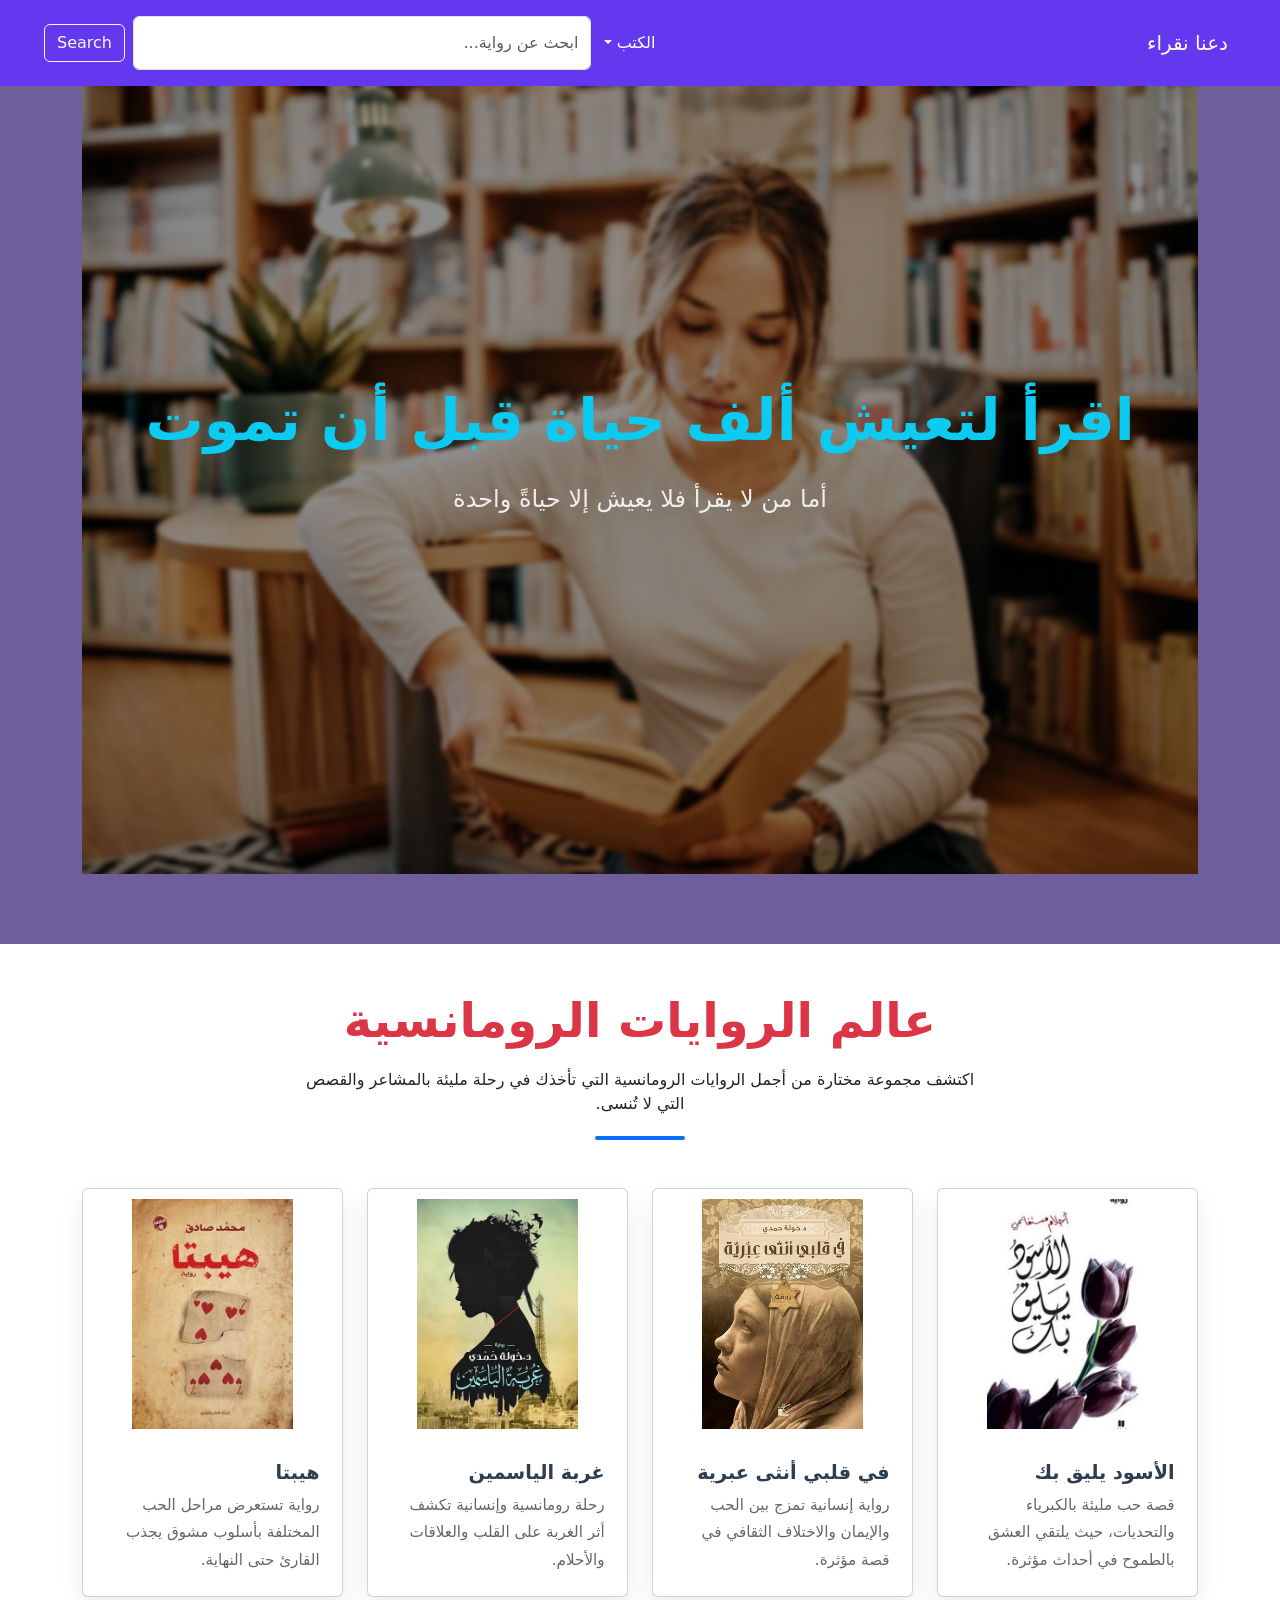
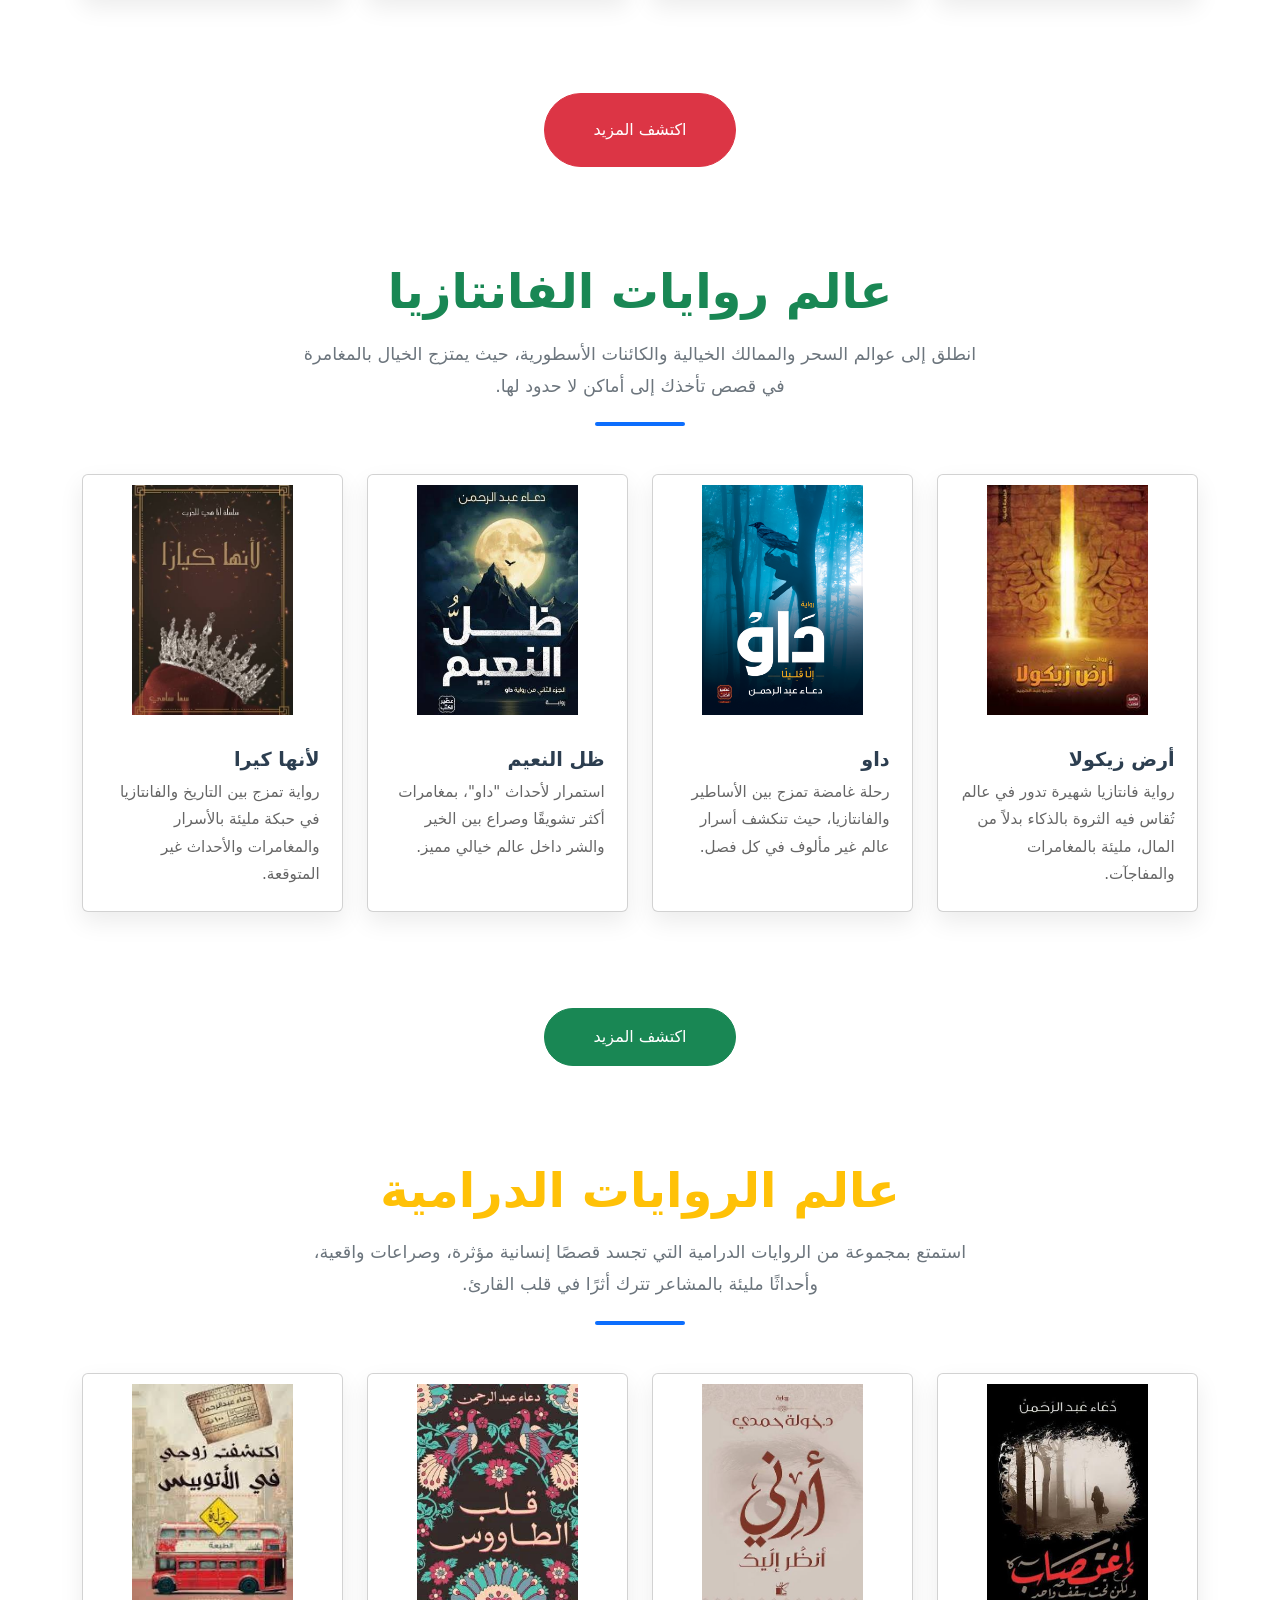
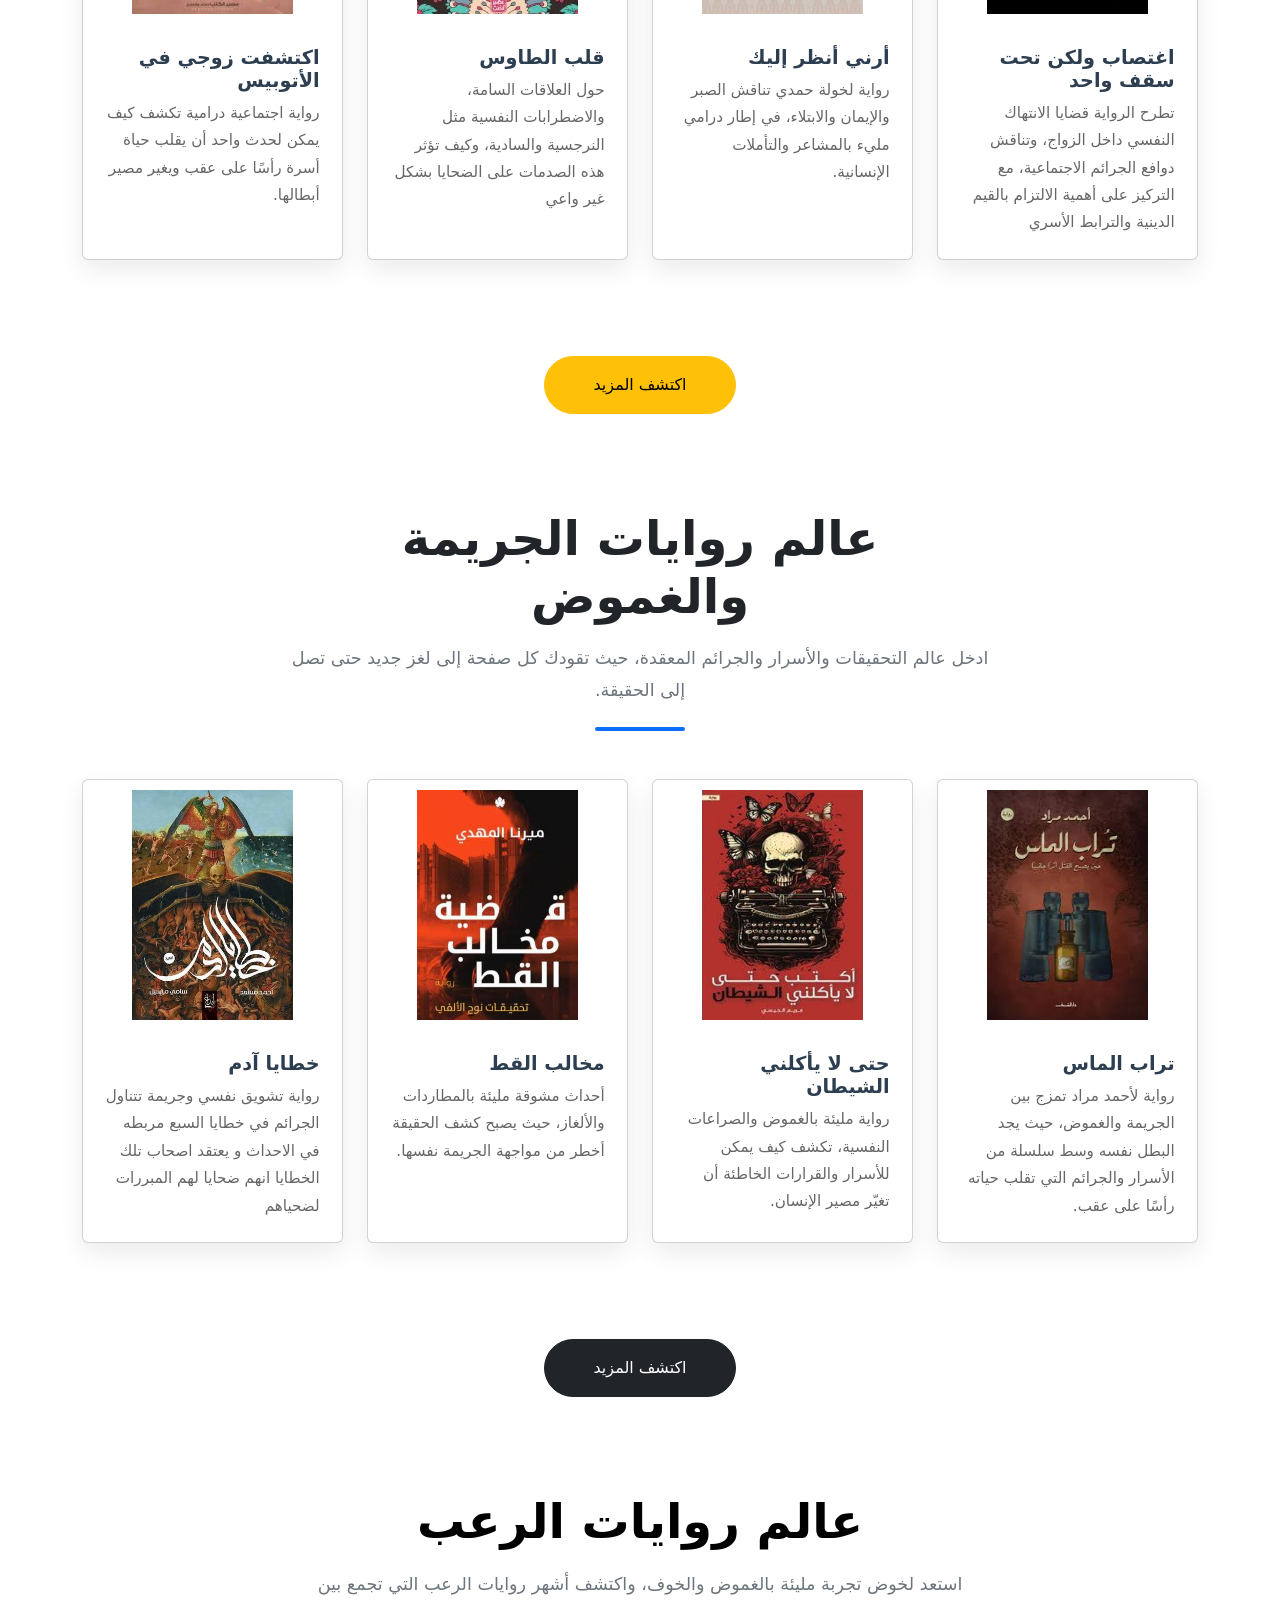
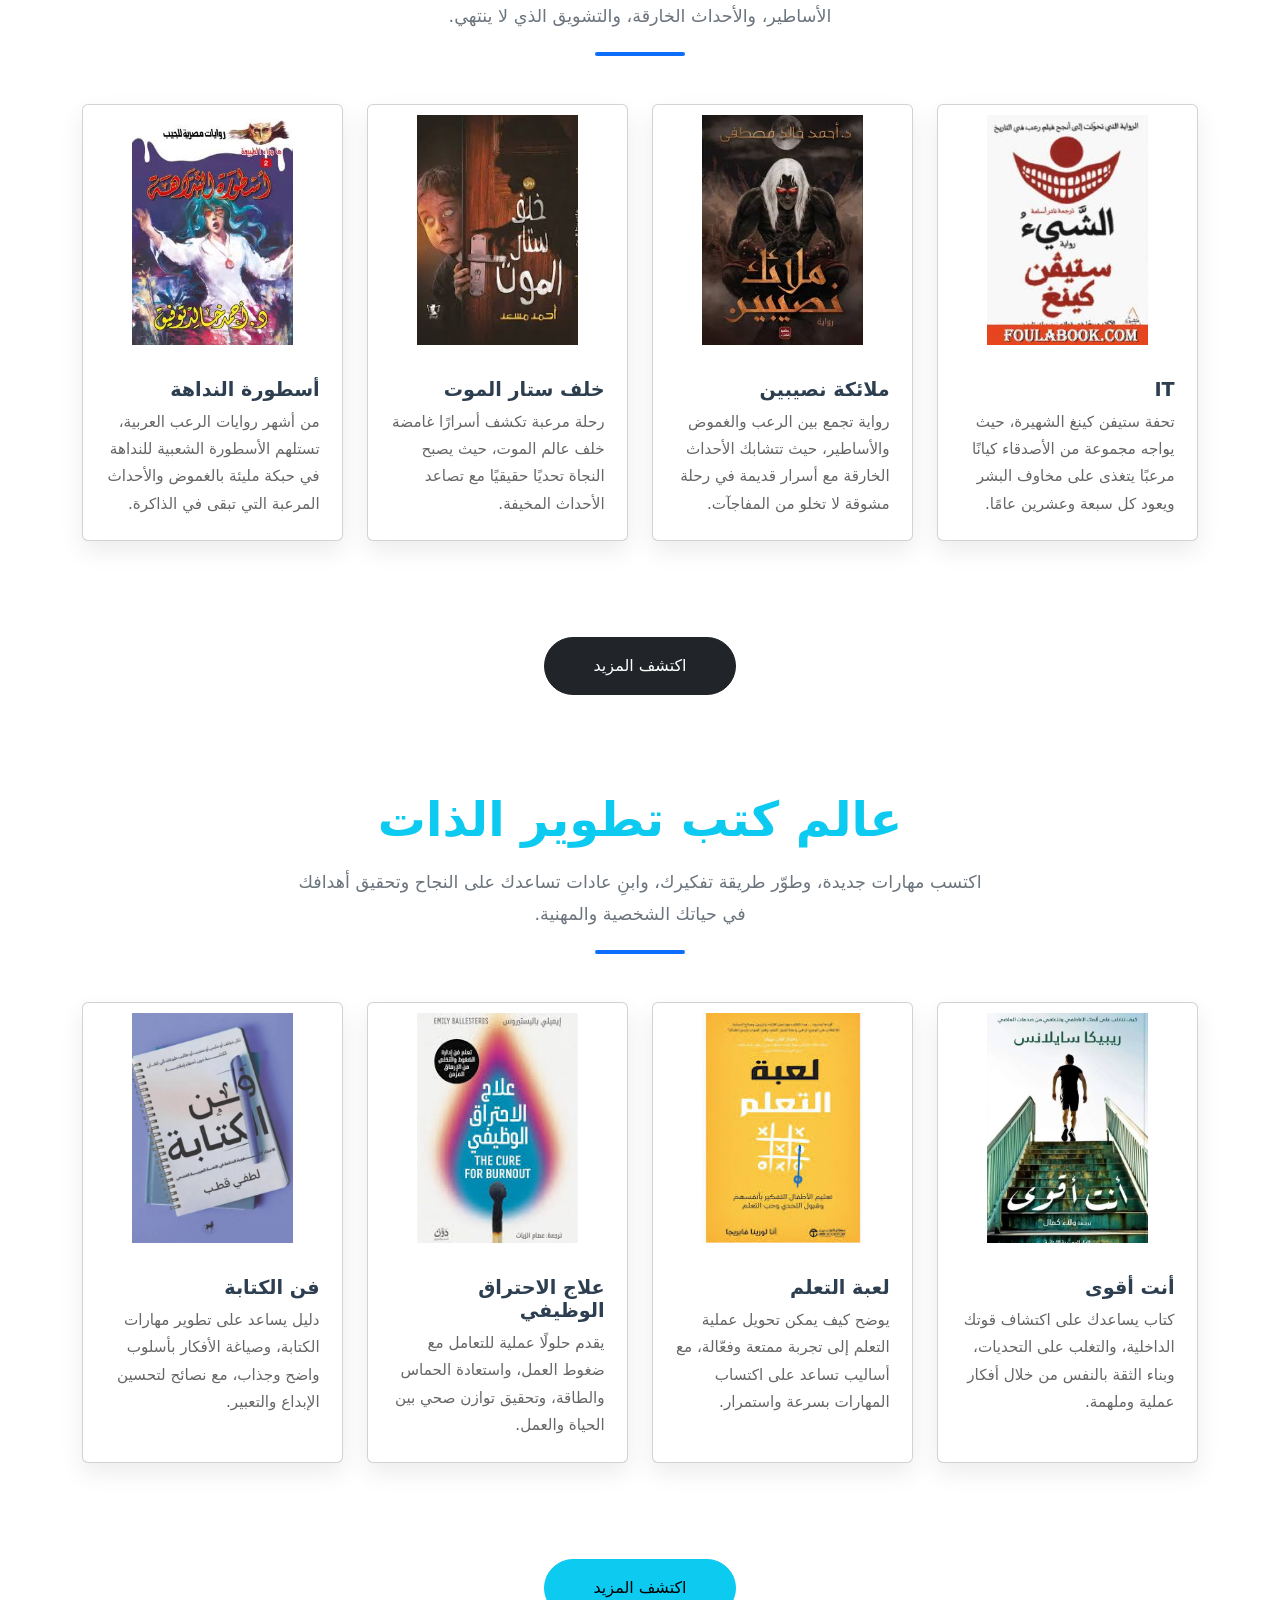
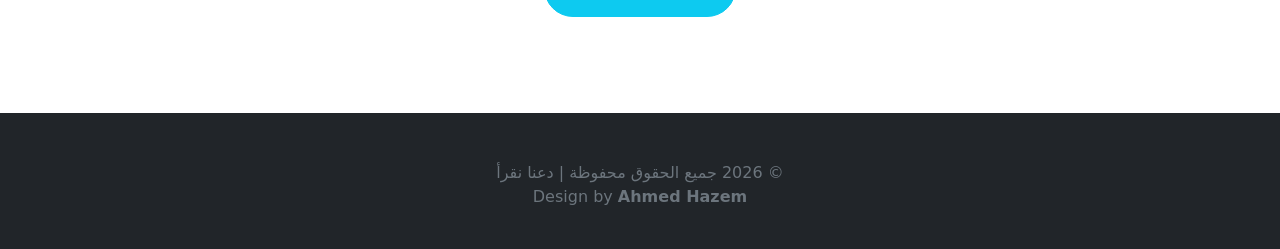
<file: index.html>
<!doctype html>
<html lang="ar" dir="rtl">
  >
  <head>
    <meta charset="UTF-8" />
    <meta name="viewport" content="width=device-width, initial-scale=1.0" />
    <link rel="stylesheet" href="css/style.css" />
    <link rel="stylesheet" href="css/bootstrap.min.css" />
    <!-- Font Awesome -->
    <link
      rel="stylesheet"
      href="https://cdnjs.cloudflare.com/ajax/libs/font-awesome/6.6.0/css/all.min.css"
    />
    <title>let's read</title>
  </head>
  <body>

      <section class=" bg-section">
        <div class="container">
      <!--strat of nav bar-->
      <nav class="navbar navbar-expand-lg fixed-top py-3 px-4">
        <div class="container-fluid">
          <a class="navbar-brand" href="#">دعنا نقراء</a>
          <button
            class="navbar-toggler"
            type="button"
            data-bs-toggle="collapse"
            data-bs-target="#navbarSupportedContent"
            aria-controls="navbarSupportedContent"
            aria-expanded="false"
            aria-label="Toggle navigation"
          >
            <span class="navbar-toggler-icon"></span>
          </button>
          <div class="collapse navbar-collapse" id="navbarSupportedContent">
            <ul class="navbar-nav me-auto mb-2 mb-lg-0">
              <li class="nav-item dropdown">
                <a
                  class="nav-link dropdown-toggle"
                  href="#"
                  role="button"
                  data-bs-toggle="dropdown"
                  aria-expanded="false"
                >
                  الكتب
                </a>
                <ul class="dropdown-menu books-menu text-center">
                  <li><h6 class="dropdown-header">أقسام الكتب</h6></li>
                  <li><a class="dropdown-item" href="#romantic" >الرومانسية</a>
                  </li><a class="dropdown-item" href="#fantasy" > الفانتازيا</a></li>
                  <li><a class="dropdown-item" href="#drama" > الدراما</a></li>
                  <li><a class="dropdown-item" href="#crime"> الجريمة</a></li>
                  <li><a class="dropdown-item" href="#horror"> الرعب</a></li>
                  <li><a class="dropdown-item" href="#development" > تطوير الذات</a></li>
                </ul>
              </li>
            </ul>
<form class="d-flex w-50 " id="searchForm">
  <input
    id="searchInput"
    class="form-control "
    type="search"
    placeholder="ابحث عن رواية..."
  />

  <button class="btn btn-outline-light m-2 " type="submit">
    Search
  </button>
</form>
          </div>
        </div>
      </nav>
      <!--end of nav bar-->
      <!--start of quote-->
   <section class="hero-slider">
  <div
    id="carouselExampleInterval"
    class="carousel slide"
    data-bs-ride="carousel"
  >
   
      <div class="carousel-item active" data-bs-interval="3000">
        <img src="photo/book1.png" class="d-block w-100" alt="">
      </div>
      <div class="carousel-item" data-bs-interval="3000">
        <img src="photo/book2.png" class="d-block w-100" alt="">
      </div>
      <div class="carousel-item" data-bs-interval="3000">
        <img src="photo/book3.png" class="d-block w-100" alt="">
      </div>
          <div class="carousel-item" data-bs-interval="3000">
        <img src="photo/book4.png" class="d-block w-100" alt="">
      </div>
          <div class="carousel-item" data-bs-interval="3000">
        <img src="photo/book5.png" class="d-block w-100" alt="">
      </div>
          <div class="carousel-item" data-bs-interval="3000">
        <img src="photo/book6.png" class="d-block w-100" alt="">
      </div>
          <div class="carousel-item" data-bs-interval="3000">
        <img src="photo/book7.png" class="d-block w-100" alt="">
      </div>
  </div>
  <div class="hero-content text-info">
    <h1>اقرأ لتعيش ألف حياة قبل أن تموت</h1>
    <p>أما من لا يقرأ فلا يعيش إلا حياةً واحدة</p>
  </div>
</section>
      <!-- end of quote. -->
      </div>
      </section>    
    <!--romantic-->
<section class="container my-5"  id="romantic">
  <div class="section-heading text-center mb-5">
 <h2 class="section-title text-danger">
  عالم الروايات الرومانسية
</h2>
    <p class="romance-desc">
      اكتشف مجموعة مختارة من أجمل الروايات الرومانسية التي تأخذك في رحلة
      مليئة بالمشاعر والقصص التي لا تُنسى.
    </p>
  </div>
      <div class="row row-cols-1 row-cols-md-2 row-cols-lg-4 g-4">
  <div class="col">
  <div class="card book-card h-100">
      <img src="photo/الرومانسية/الاسود يليق بك.png" class="card-img-top" alt="الأسود يليق بك">
      <div class="card-body">
        <h5 class="card-title">الأسود يليق بك</h5>
  <p class="card-text">
    قصة حب مليئة بالكبرياء والتحديات، حيث يلتقي العشق بالطموح في أحداث مؤثرة.
  </p>
      </div>
    </div>
  </div>
  <div class="col">
    <div class="card book-card h-100">
    <img src="photo/الرومانسية/في قلبي.png" class="card-img-top" alt="في قلبي أنثى عبرية">
<div class="card-body">
  <h5 class="card-title">في قلبي أنثى عبرية</h5>
  <p class="card-text">
    رواية إنسانية تمزج بين الحب والإيمان والاختلاف الثقافي في قصة مؤثرة.
  </p>
</div>
    </div>
  </div>
  <div class="col">
  <div class="card book-card h-100">
    <img src="photo/الرومانسية/غربيه الياسمين.png" class="card-img-top" alt="غربة الياسمين">

<div class="card-body">
  <h5 class="card-title">غربة الياسمين</h5>
  <p class="card-text">
    رحلة رومانسية وإنسانية تكشف أثر الغربة على القلب والعلاقات والأحلام.
  </p>
</div>
    </div>
  </div>
  <div class="col">
    <div class="card book-card h-100">
    <img src="photo/الرومانسية/هبتا.png" class="card-img-top" alt="هيبتا">
<div class="card-body">
  <h5 class="card-title">هيبتا</h5>
  <p class="card-text">
    رواية تستعرض مراحل الحب المختلفة بأسلوب مشوق يجذب القارئ حتى النهاية.
  </p>
</div>
    </div>
  </div>
</div>
<div class="text-center mt-5">
<a   href="romantic.html"
    target="_blank" rel="noopener noreferrer"  class="btn btn-danger px-5 py-4 m-5 rounded-pill">
  اكتشف المزيد
</a>
</div>
    </section>
          <!-- Fantasy -->
<section class="container my-5" id="fantasy">
  <div class="section-heading text-center mb-5">
    <h2 class="section-title text-success">
      عالم روايات الفانتازيا
    </h2>
    <p class="section-desc">
      انطلق إلى عوالم السحر والممالك الخيالية والكائنات الأسطورية، حيث يمتزج
      الخيال بالمغامرة في قصص تأخذك إلى أماكن لا حدود لها.
    </p>
  </div>
  <div class="row row-cols-1 row-cols-md-2 row-cols-lg-4 g-4">
    <!-- Card 1 -->
    <div class="col">
      <div class="card book-card h-100">
        <img src="photo/الفانتازيا/ارض زيكولا.png" class="card-img-top" alt="أرض زيكولا">
        <div class="card-body">
          <h5 class="card-title">أرض زيكولا</h5>
          <p class="card-text">
            رواية فانتازيا شهيرة تدور في عالم تُقاس فيه الثروة بالذكاء بدلاً من المال،
            مليئة بالمغامرات والمفاجآت.
          </p>
        </div>
      </div>
    </div>
    <!-- Card 2 -->
    <div class="col">
      <div class="card book-card h-100">
        <img src="photo/الفانتازيا/داو.png" class="card-img-top" alt="داو">
        <div class="card-body">
          <h5 class="card-title">داو</h5>
          <p class="card-text">
            رحلة غامضة تمزج بين الأساطير والفانتازيا، حيث تنكشف أسرار عالم
            غير مألوف في كل فصل.
          </p>
        </div>
      </div>
    </div>
    <!-- Card 3 -->
    <div class="col">
      <div class="card book-card h-100">
        <img src="photo/الفانتازيا/ظل.png" class="card-img-top" alt="ظل النعيم">
        <div class="card-body">
          <h5 class="card-title">ظل النعيم</h5>
          <p class="card-text">
            استمرار لأحداث "داو"، بمغامرات أكثر تشويقًا وصراع بين الخير والشر
            داخل عالم خيالي مميز.
          </p>
        </div>
      </div>
    </div>
    <!-- Card 4 -->
    <div class="col">
      <div class="card book-card h-100">
        <img src="photo/الفانتازيا/كيارا.png" class="card-img-top" alt="لأنها كيرا">
        <div class="card-body">
          <h5 class="card-title">لأنها كيرا</h5>
          <p class="card-text">
            رواية تمزج بين التاريخ والفانتازيا في حبكة مليئة بالأسرار
            والمغامرات والأحداث غير المتوقعة.
          </p>
        </div>
      </div>
    </div>
  </div>
  <div class="text-center mt-5">
    <a  target="_blank" rel="noopener noreferrer" class="btn btn-success px-5 py-3 m-5 rounded-pill" href="fantasy.html">
      اكتشف المزيد
    </a>
  </div>
</section>
          <!-- Drama -->
<section class="container my-5" id="drama">
  <div class="section-heading text-center mb-5">
    <h2 class="section-title text-warning">
      عالم الروايات الدرامية
    </h2>
    <p class="section-desc">
      استمتع بمجموعة من الروايات الدرامية التي تجسد قصصًا إنسانية مؤثرة،
      وصراعات واقعية، وأحداثًا مليئة بالمشاعر تترك أثرًا في قلب القارئ.
    </p>
  </div>
  <div class="row row-cols-1 row-cols-md-2 row-cols-lg-4 g-4">
    <!-- Card 1 -->
    <div class="col">
      <div class="card book-card h-100">
        <img src="photo/الدرامية/اغتصاب ولكن تحت سقف واحد.png" class="card-img-top">
        <div class="card-body">
          <h5 class="card-title">اغتصاب ولكن تحت سقف واحد</h5>
          <p class="card-text">
   تطرح الرواية قضايا الانتهاك النفسي داخل الزواج، وتناقش دوافع الجرائم الاجتماعية،
     مع التركيز على أهمية الالتزام بالقيم الدينية والترابط الأسري
          </p>
        </div>
      </div>
    </div>
    <!-- Card 2 -->
    <div class="col">
      <div class="card book-card h-100">
        <img src="photo/الدرامية/ارني انظر اليك .png" class="card-img-top" alt="أرني أنظر إليك">
        <div class="card-body">
          <h5 class="card-title">أرني أنظر إليك</h5>
          <p class="card-text">
            رواية لخولة حمدي تناقش الصبر والإيمان والابتلاء، في إطار درامي
            مليء بالمشاعر والتأملات الإنسانية.
          </p>
        </div>
      </div>
    </div>
    <!-- Card 3 -->
    <div class="col">
      <div class="card book-card h-100">
        <img src="photo/الدرامية/قلب الطاوس.png" class="card-img-top" >
        <div class="card-body">
          <h5 class="card-title">قلب الطاوس</h5>
          <p class="card-text">
      حول العلاقات السامة،
       والاضطرابات النفسية مثل النرجسية والسادية، وكيف تؤثر هذه الصدمات على الضحايا بشكل غير واعي
          </p>
        </div>
      </div>
    </div>
    <!-- Card 4 -->
    <div class="col">
      <div class="card book-card h-100">
        <img src="photo/الدرامية/اكتشفت زوجي في الاتوبيس.png" class="card-img-top" alt="اكتشفت زوجي في الأتوبيس">
        <div class="card-body">
          <h5 class="card-title">اكتشفت زوجي في الأتوبيس</h5>
          <p class="card-text">
            رواية اجتماعية درامية تكشف كيف يمكن لحدث واحد أن يقلب حياة أسرة
            رأسًا على عقب ويغير مصير أبطالها.
          </p>
        </div>
      </div>
    </div>
  </div>
  <div class="text-center mt-5">
    <a target="_blank" rel="noopener noreferrer" class="btn btn-warning m-5 px-5 py-3 rounded-pill" href="drama.html">
      اكتشف المزيد
    </a>
  </div>
</section>
<!-- Crime -->
<section class="container my-5" id="crime">
  <div class="section-heading text-center mb-5">
    <h2 class="section-title text-dark">
      عالم روايات الجريمة والغموض
    </h2>
    <p class="section-desc">
      ادخل عالم التحقيقات والأسرار والجرائم المعقدة، حيث تقودك كل صفحة إلى
      لغز جديد حتى تصل إلى الحقيقة.
    </p>
  </div>
  <div class="row row-cols-1 row-cols-md-2 row-cols-lg-4 g-4">
    <!-- Card 1 -->
    <div class="col">
      <div class="card book-card h-100">
        <img src="photo/الجريمة والغموض/تراب-الماس.png" class="card-img-top" alt="تراب الماس">
        <div class="card-body">
          <h5 class="card-title">تراب الماس</h5>
          <p class="card-text">
            رواية لأحمد مراد تمزج بين الجريمة والغموض، حيث يجد البطل نفسه وسط
            سلسلة من الأسرار والجرائم التي تقلب حياته رأسًا على عقب.
          </p>
        </div>
      </div>
    </div>
    <!-- Card 2 -->
    <div class="col">
      <div class="card book-card h-100">
        <img src="photo/الجريمة والغموض/اكتب حتي.png" class="card-img-top" alt="حتى لا يأكلني الشيطان">
        <div class="card-body">
          <h5 class="card-title">حتى لا يأكلني الشيطان</h5>
          <p class="card-text">
            رواية مليئة بالغموض والصراعات النفسية، تكشف كيف يمكن للأسرار
            والقرارات الخاطئة أن تغيّر مصير الإنسان.
          </p>
        </div>
      </div>
    </div>
    <!-- Card 3 -->
    <div class="col">
      <div class="card book-card h-100">
        <img src="photo/الجريمة والغموض/مخالب-القط.png" class="card-img-top" alt="مخالب القط">
        <div class="card-body">
          <h5 class="card-title">مخالب القط</h5>
          <p class="card-text">
            أحداث مشوقة مليئة بالمطاردات والألغاز، حيث يصبح كشف الحقيقة أخطر
            من مواجهة الجريمة نفسها.
          </p>
        </div>
      </div>
    </div>

    <!-- Card 4 -->
    <div class="col">
      <div class="card book-card h-100">
        <img src="photo/الجريمة والغموض/ش_2_.png" class="card-img-top" alt="خطايا آدم">
        <div class="card-body">
          <h5 class="card-title">خطايا آدم</h5>
          <p class="card-text">
            رواية تشويق نفسي وجريمة تتناول الجرائم في خطايا السبع مربطه في الاحداث و 
            يعتقد اصحاب تلك الخطايا انهم ضحايا لهم المبررات لضحياهم  </p>
        </div>
      </div>
    </div>
  </div>
  <div class="text-center mt-5">
    <a target="_blank" rel="noopener noreferrer" class="btn btn-dark m-5 px-5 py-3 rounded-pill" href="crime.html">
      اكتشف المزيد
    </a>
  </div>
</section>
 <!-- Horror -->
<section class="container my-5" id="horror">
  <div class="section-heading text-center mb-5">
    <h2 class="section-title  text-black">
      عالم روايات الرعب
    </h2>
    <p class="section-desc">
      استعد لخوض تجربة مليئة بالغموض والخوف، واكتشف أشهر روايات الرعب التي
      تجمع بين الأساطير، والأحداث الخارقة، والتشويق الذي لا ينتهي.
    </p>
  </div>
  <div class="row row-cols-1 row-cols-md-2 row-cols-lg-4 g-4">
    <!-- Card 1 -->
    <div class="col">
      <div class="card book-card h-100">
        <img src="photo/الرعب/It.png" class="card-img-top" alt="IT">
        <div class="card-body">
          <h5 class="card-title">IT</h5>
          <p class="card-text">
            تحفة ستيفن كينغ الشهيرة، حيث يواجه مجموعة من الأصدقاء كيانًا مرعبًا
            يتغذى على مخاوف البشر ويعود كل سبعة وعشرين عامًا.
          </p>
        </div>
      </div>
    </div>
    <!-- Card 2 -->
    <div class="col">
      <div class="card book-card h-100">
        <img src="photo/الرعب/ملائك نصيبين.png" class="card-img-top" alt="ملائكة نصيبين">
        <div class="card-body">
          <h5 class="card-title">ملائكة نصيبين</h5>
          <p class="card-text">
            رواية تجمع بين الرعب والغموض والأساطير، حيث تتشابك الأحداث الخارقة
            مع أسرار قديمة في رحلة مشوقة لا تخلو من المفاجآت.
          </p>
        </div>
      </div>
    </div>
    <!-- Card 3 -->
    <div class="col">
      <div class="card book-card h-100">
        <img src="photo/الرعب/خلف-ستار-الموت-دار-إبداع-بيت-الكتب.png" class="card-img-top" alt="خلف ستار الموت">
        <div class="card-body">
          <h5 class="card-title">خلف ستار الموت</h5>
          <p class="card-text">
            رحلة مرعبة تكشف أسرارًا غامضة خلف عالم الموت، حيث يصبح النجاة
            تحديًا حقيقيًا مع تصاعد الأحداث المخيفة.
          </p>
        </div>
      </div>
    </div>
    <!-- Card 4 -->
    <div class="col">
      <div class="card book-card h-100">
        <img src="photo/الرعب/أسطورة النداهة.png" class="card-img-top" alt="أسطورة النداهة">
        <div class="card-body">
          <h5 class="card-title">أسطورة النداهة</h5>
          <p class="card-text">
            من أشهر روايات الرعب العربية، تستلهم الأسطورة الشعبية للنداهة في
            حبكة مليئة بالغموض والأحداث المرعبة التي تبقى في الذاكرة.
          </p>
        </div>
      </div>
    </div>
  </div>
  <div class="text-center mt-5">
    <a target="_blank" rel="noopener noreferrer" class="btn btn-dark m-5 px-5 py-3 rounded-pill" href="horror.html">
      اكتشف المزيد
    </a>
  </div>
</section> 
<!-- Self Development -->
<section class="container my-5" id="development">
  
  <div class="section-heading text-center mb-5">
    <h2 class="section-title text-info">
      عالم كتب تطوير الذات
    </h2>
    <p class="section-desc">
      اكتسب مهارات جديدة، وطوّر طريقة تفكيرك، وابنِ عادات تساعدك على النجاح
      وتحقيق أهدافك في حياتك الشخصية والمهنية.
    </p>
  </div>
  <div class="row row-cols-1 row-cols-md-2 row-cols-lg-4 g-4">
    <!-- Card 1 -->
    <div class="col">
      <div class="card book-card h-100">
        <img src="photo/تطوير الذات/اقوي.png" class="card-img-top" alt="أنت أقوى">
        <div class="card-body">
          <h5 class="card-title">أنت أقوى</h5>
          <p class="card-text">
            كتاب يساعدك على اكتشاف قوتك الداخلية، والتغلب على التحديات، وبناء
            الثقة بالنفس من خلال أفكار عملية وملهمة.
          </p>
        </div>
      </div>
    </div>
    <!-- Card 2 -->
    <div class="col">
      <div class="card book-card h-100">
        <img src="photo/تطوير الذات/التعلم.png" class="card-img-top " alt="لعبة التعلم">
        <div class="card-body">
          <h5 class="card-title">لعبة التعلم</h5>
          <p class="card-text">
            يوضح كيف يمكن تحويل عملية التعلم إلى تجربة ممتعة وفعّالة، مع أساليب
            تساعد على اكتساب المهارات بسرعة واستمرار.
          </p>
        </div>
      </div>
    </div>
    <!-- Card 3 -->
    <div class="col">
      <div class="card book-card h-100">
        <img src="photo/تطوير الذات/علاج-الاحتراق.png" class="card-img-top" alt="علاج الاحتراق الوظيفي">
        <div class="card-body">
          <h5 class="card-title">علاج الاحتراق الوظيفي</h5>
          <p class="card-text">
            يقدم حلولًا عملية للتعامل مع ضغوط العمل، واستعادة الحماس والطاقة،
            وتحقيق توازن صحي بين الحياة والعمل.
          </p>
        </div>
      </div>
    </div>
    <!-- Card 4 -->
    <div class="col">
      <div class="card book-card h-100">
        <img src="photo/تطوير الذات/الكتابه.png" class="card-img-top" alt="فن الكتابة">
        <div class="card-body">
          <h5 class="card-title">فن الكتابة</h5>
          <p class="card-text">
            دليل يساعد على تطوير مهارات الكتابة، وصياغة الأفكار بأسلوب واضح
            وجذاب، مع نصائح لتحسين الإبداع والتعبير.
          </p>
        </div>
      </div>
    </div>
  </div>
  <div class="text-center mt-5">
    <a  target="_blank" rel="noopener noreferrer" class="btn btn-info m-5 px-5 py-3 rounded-pill" href="development.html">
      اكتشف المزيد
    </a>
  </div>
</section>
<!-- scrollTopBtn -->
<button id="scrollTopBtn">
  <i class="fa-solid fa-arrow-up"></i>
</button>
<!-- footer -->
<footer class="bg-dark text-light pt-5 pb-4 mt-5">
      <p class="text-center text-secondary">
        © 2026 جميع الحقوق محفوظة | دعنا نقرأ
        <br />
        Design by <strong>Ahmed Hazem</strong>
      </p>
    </footer>
    </main>
    <script src="js/bootstrap.bundle.min.js"></script>
    <script src="js/main.js"></script>
  </body>
</html>
</file>
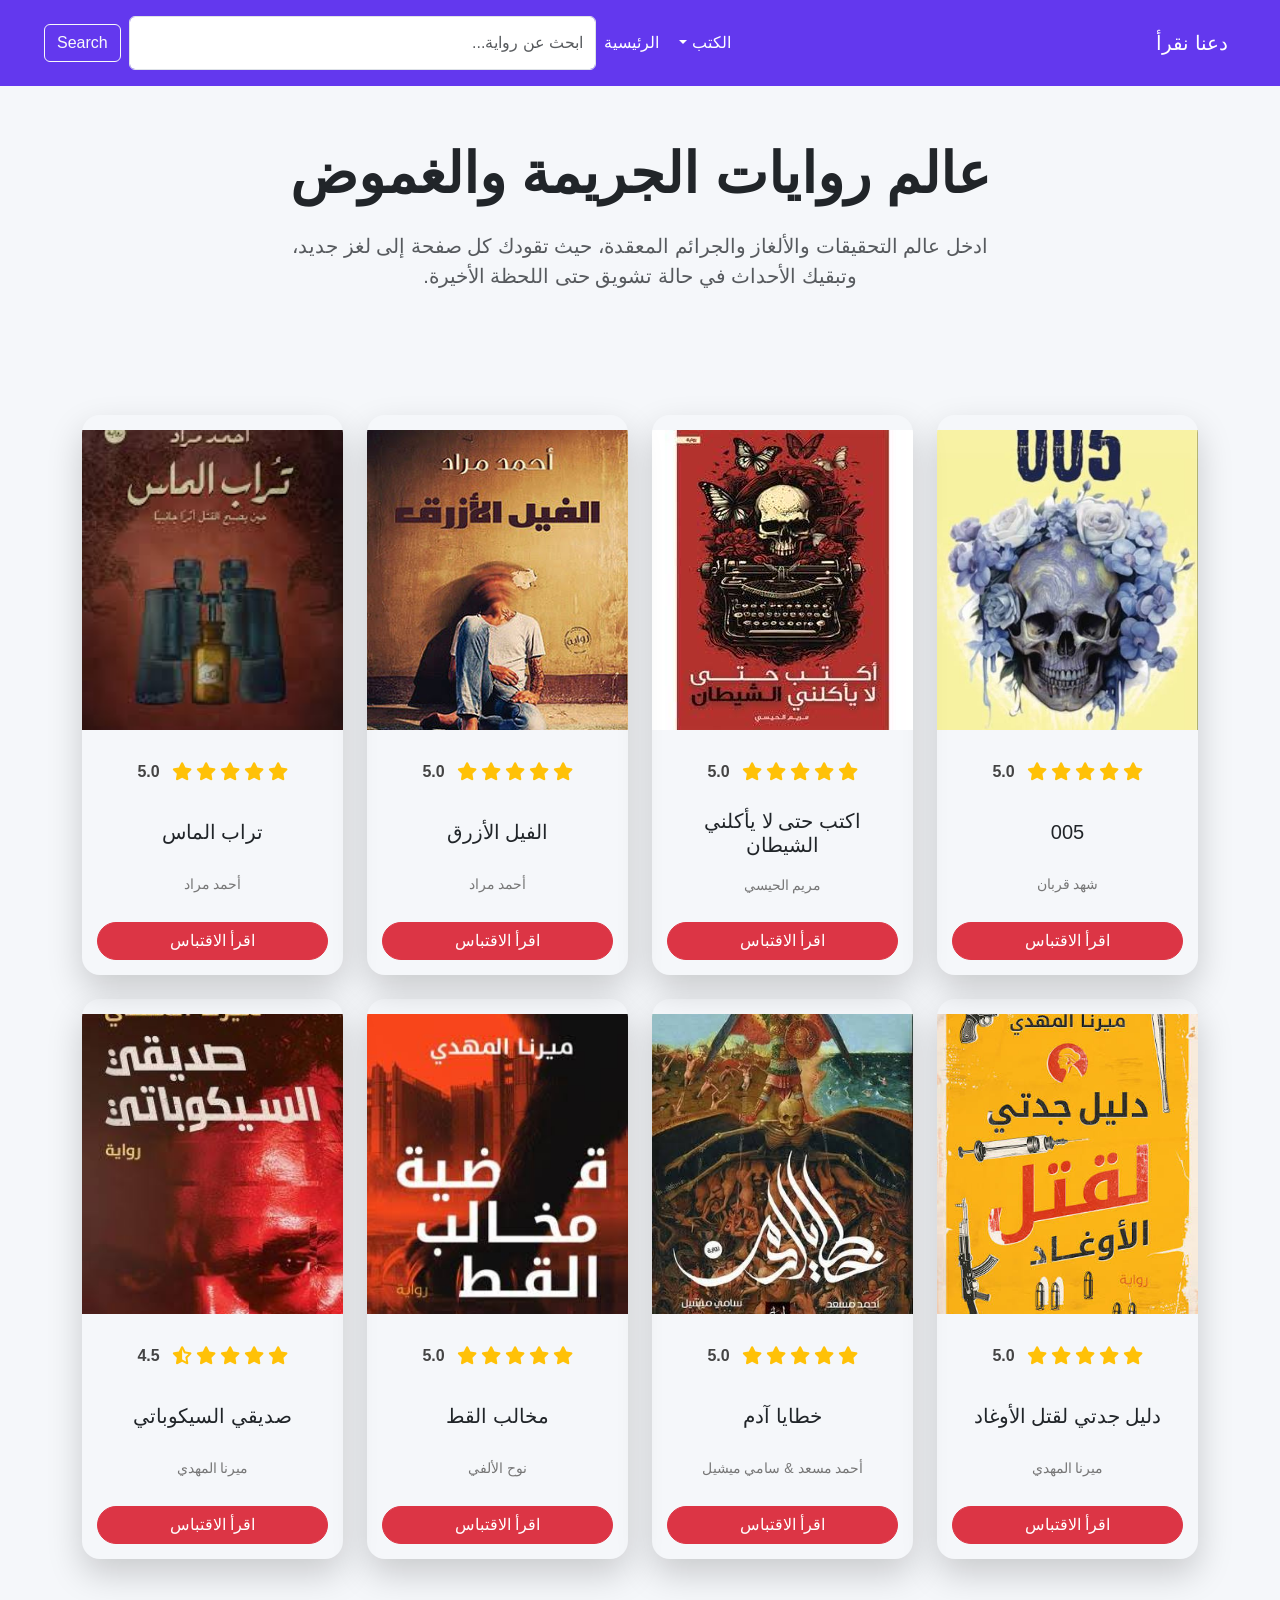
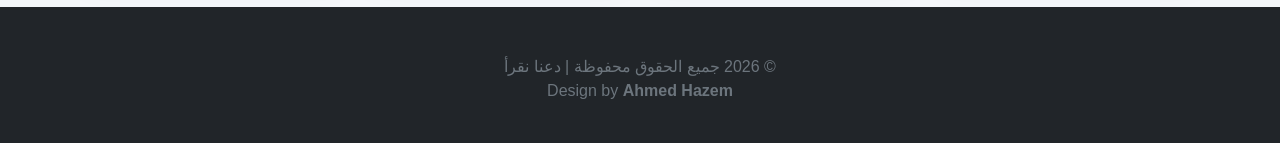
<file: crime.html>
<!doctype html>
<html lang="ar" dir="rtl">
  <head>
    <meta charset="UTF-8" />
    <meta name="viewport" content="width=device-width, initial-scale=1.0" />
    <link rel="stylesheet" href="css/bootstrap.min.css" />
    <link rel="stylesheet" href="css/style.css" />
    <!-- Font Awesome -->
    <link
      rel="stylesheet"
      href="https://cdnjs.cloudflare.com/ajax/libs/font-awesome/6.6.0/css/all.min.css"
    />
    <title>الروايات الجريمة</title>
  </head>
  <body>
    <nav class="navbar navbar-expand-lg fixed-top py-3 px-4">
      <div class="container-fluid">
        <a class="navbar-brand" href="#">دعنا نقرأ</a>
        <button
          class="navbar-toggler"
          type="button"
          data-bs-toggle="collapse"
          data-bs-target="#navbarSupportedContent"
        >
          <span class="navbar-toggler-icon"></span>
        </button>
        <div class="collapse navbar-collapse" id="navbarSupportedContent">
          <ul class="navbar-nav me-auto mb-2 mb-lg-0">
            <li class="nav-item dropdown">
              <a
                class="nav-link dropdown-toggle"
                href="#"
                data-bs-toggle="dropdown"
              >
                الكتب
              </a>

              <ul class="dropdown-menu books-menu">
                <li>
                  <h6 class="dropdown-header">أقسام الكتب</h6>
                </li>

                <li>
                  <a class="dropdown-item" href="romantic.html">الرومانسية</a>
                </li>
                <li>
                  <a class="dropdown-item" href="fantasy.html">الفانتازيا</a>
                </li>
                <li><a class="dropdown-item" href="drama.html">الدراما</a></li>
                <li><a class="dropdown-item" href="crime.html">الجريمة</a></li>
                <li><a class="dropdown-item" href="horror.html">الرعب</a></li>
                <li>
                  <a class="dropdown-item" href="development.html"
                    >تطوير الذات</a
                  >
                </li>
              </ul>
                <li class="nav-item">
    <a class="nav-link" href="index.html">الرئيسية</a>
  </li>
            </li>
          </ul>
<form class="d-flex w-50 " id="searchForm">
  <input
    id="searchInput"
    class="form-control "
    type="search"
    placeholder="ابحث عن رواية..."
  />

  <button class="btn btn-outline-light m-2 " type="submit">
    Search
  </button>
</form>
        </div>
      </div>
    </nav>
    <!-- Page Introduction -->
    <section class="hero text-center">
      <header class="container">
        <h1 class="display-4 fw-bold text-dark">عالم روايات الجريمة والغموض</h1>
        <p class="lead text-muted mx-auto mt-4" style="max-width: 700px">
          ادخل عالم التحقيقات والألغاز والجرائم المعقدة، حيث تقودك كل صفحة إلى
          لغز جديد، وتبقيك الأحداث في حالة تشويق حتى اللحظة الأخيرة.
        </p>
      </header>
    </section>

    <!--book card-->
    <section id="books" class="container my-5">
<div class="row g-4">
    <!-- card 1 -->
    <div class="col-12 col-md-6 col-lg-3">
      <div class="book">
        <div class="book-inner">
          <div class="book-front">
            <img class="book-cover card-img-top" src="photo/الجريمة والغموض/005.png" alt="005" />
            <div class="book-info">
              <div class="rating mb-2">
                <i class="fa-solid fa-star"></i>
                <i class="fa-solid fa-star"></i>
                <i class="fa-solid fa-star"></i>
                <i class="fa-solid fa-star"></i>
                <i class="fa-solid fa-star"></i>
                <span>5.0</span>
              </div>
              <h5>005</h5>
              <small>شهد قربان</small>
              <button class="btn btn-danger rounded-pill mt-2 flip-btn">اقرأ الاقتباس</button>
            </div>
          </div>
          <div class="book-back">
            <h4>اقتباس</h4>
            <blockquote>"تظاهر بأنك بخير دائمًا مهما عصفت بك الحياة، فالكتمان أجمل بكثير من شفقة الآخرين عليك!"</blockquote>
            <button class="btn btn-outline-light rounded-pill mt-3 back-btn">رجوع</button>
          </div>
        </div>
      </div>
    </div>

    <!-- card 2 -->
    <div class="col-12 col-md-6 col-lg-3">
      <div class="book">
        <div class="book-inner">
          <div class="book-front">
            <img class="book-cover card-img-top" src="photo/الجريمة والغموض/اكتب حتي.png" alt="اكتب حتى لا يأكلني الشيطان" />
            <div class="book-info">
              <div class="rating mb-2">
                <i class="fa-solid fa-star"></i>
                <i class="fa-solid fa-star"></i>
                <i class="fa-solid fa-star"></i>
                <i class="fa-solid fa-star"></i>
                <i class="fa-solid fa-star"></i>
                <span>5.0</span>
              </div>
              <h5>اكتب حتى لا يأكلني الشيطان</h5>
              <small>مريم الحيسي</small>
              <button class="btn btn-danger rounded-pill mt-2 flip-btn">اقرأ الاقتباس</button>
            </div>
          </div>
          <div class="book-back">
            <h4>اقتباس</h4>
            <blockquote>«من الغريب أن أغلب البشر يحبون هذه الأجواء الغريبة... والحقيقة أن بعضهم هم أشد رعباً من الوحوش»</blockquote>
            <button class="btn btn-outline-light rounded-pill mt-3 back-btn">رجوع</button>
          </div>
        </div>
      </div>
    </div>

    <!-- card 3 -->
    <div class="col-12 col-md-6 col-lg-3">
      <div class="book">
        <div class="book-inner">
          <div class="book-front">
            <img class="book-cover card-img-top" src="photo/الجريمة والغموض/الفيل-الازرق.png" alt="الفيل الأزرق" />
            <div class="book-info">
              <div class="rating mb-2">
                <i class="fa-solid fa-star"></i>
                <i class="fa-solid fa-star"></i>
                <i class="fa-solid fa-star"></i>
                <i class="fa-solid fa-star"></i>
                <i class="fa-solid fa-star"></i>
                <span>5.0</span>
              </div>
              <h5>الفيل الأزرق</h5>
              <small>أحمد مراد</small>
              <button class="btn btn-danger rounded-pill mt-2 flip-btn">اقرأ الاقتباس</button>
            </div>
          </div>
          <div class="book-back">
            <h4>اقتباس</h4>
            <blockquote>«أنا فُتات إنسان يتظاهر أنه على قيد الحياة وهو ليس كذلك...»</blockquote>
            <button class="btn btn-outline-light rounded-pill mt-3 back-btn">رجوع</button>
          </div>
        </div>
      </div>
    </div>

    <!-- card 4 -->
    <div class="col-12 col-md-6 col-lg-3">
      <div class="book">
        <div class="book-inner">
          <div class="book-front">
            <img class="book-cover card-img-top" src="photo/الجريمة والغموض/تراب-الماس.png" alt="تراب الماس" />
            <div class="book-info">
              <div class="rating mb-2">
                <i class="fa-solid fa-star"></i>
                <i class="fa-solid fa-star"></i>
                <i class="fa-solid fa-star"></i>
                <i class="fa-solid fa-star"></i>
                <i class="fa-solid fa-star"></i>
                <span>5.0</span>
              </div>
              <h5>تراب الماس</h5>
              <small>أحمد مراد</small>
              <button class="btn btn-danger rounded-pill mt-2 flip-btn">اقرأ الاقتباس</button>
            </div>
          </div>
          <div class="book-back">
            <h4>اقتباس</h4>
            <blockquote>«ساعات بنضطر نعمل غلطات صغيرة نصلّح بيها غلطات أكبر»</blockquote>
            <button class="btn btn-outline-light rounded-pill mt-3 back-btn">رجوع</button>
          </div>
        </div>
      </div>
    </div>

    <!-- card 5 -->
    <div class="col-12 col-md-6 col-lg-3">
      <div class="book">
        <div class="book-inner">
          <div class="book-front">
            <img class="book-cover card-img-top" src="photo/الجريمة والغموض/دليل-جديتي-لقتل-الاوغاد.png" alt="دليل جدتي لقتل الأوغاد" />
            <div class="book-info">
              <div class="rating mb-2">
                <i class="fa-solid fa-star"></i>
                <i class="fa-solid fa-star"></i>
                <i class="fa-solid fa-star"></i>
                <i class="fa-solid fa-star"></i>
                <i class="fa-solid fa-star"></i>
                <span>5.0</span>
              </div>
              <h5>دليل جدتي لقتل الأوغاد</h5>
              <small>ميرنا المهدي</small>
              <button class="btn btn-danger rounded-pill mt-2 flip-btn">اقرأ الاقتباس</button>
            </div>
          </div>
          <div class="book-back">
            <h4>اقتباس</h4>
            <blockquote>«بالطبع لم أشك في قاتل غير جدتي! ليس لأنها الوحيدة في بيتنا التي تملك سلاحًا...»</blockquote>
            <button class="btn btn-outline-light rounded-pill mt-3 back-btn">رجوع</button>
          </div>
        </div>
      </div>
    </div>

    <!-- card 6 -->
    <div class="col-12 col-md-6 col-lg-3">
      <div class="book">
        <div class="book-inner">
          <div class="book-front">
            <img class="book-cover card-img-top" src="photo/الجريمة والغموض/ش_2_.png" alt="خطايا آدم" />
            <div class="book-info">
              <div class="rating mb-2">
                <i class="fa-solid fa-star"></i>
                <i class="fa-solid fa-star"></i>
                <i class="fa-solid fa-star"></i>
                <i class="fa-solid fa-star"></i>
                <i class="fa-solid fa-star"></i>
                <span>5.0</span>
              </div>
              <h5>خطايا آدم</h5>
              <small>أحمد مسعد & سامي ميشيل</small>
              <button class="btn btn-danger rounded-pill mt-2 flip-btn">اقرأ الاقتباس</button>
            </div>
          </div>
          <div class="book-back">
            <h4>اقتباس</h4>
            <blockquote>«ليس كل من ينصحك محباً لك، فخطيئة آدم كانت نصيحة إبليس!!»</blockquote>
            <button class="btn btn-outline-light rounded-pill mt-3 back-btn">رجوع</button>
          </div>
        </div>
      </div>
    </div>

    <!-- card 7 -->
    <div class="col-12 col-md-6 col-lg-3">
      <div class="book">
        <div class="book-inner">
          <div class="book-front">
            <img class="book-cover card-img-top" src="photo/الجريمة والغموض/مخالب-القط.png" alt="مخالب القط" />
            <div class="book-info">
              <div class="rating mb-2">
                <i class="fa-solid fa-star"></i>
                <i class="fa-solid fa-star"></i>
                <i class="fa-solid fa-star"></i>
                <i class="fa-solid fa-star"></i>
                <i class="fa-solid fa-star"></i>
                <span>5.0</span>
              </div>
              <h5>مخالب القط</h5>
              <small>نوح الألفي</small>
              <button class="btn btn-danger rounded-pill mt-2 flip-btn">اقرأ الاقتباس</button>
            </div>
          </div>
          <div class="book-back">
            <h4>اقتباس</h4>
            <blockquote>"حين تصبح القضية شخصية… يتحوّل البحث عن الحقيقة إلى صراع للبقاء"</blockquote>
            <button class="btn btn-outline-light rounded-pill mt-3 back-btn">رجوع</button>
          </div>
        </div>
      </div>
    </div>

    <!-- card 8 -->
    <div class="col-12 col-md-6 col-lg-3">
      <div class="book">
        <div class="book-inner">
          <div class="book-front">
            <img class="book-cover card-img-top" src="photo/الجريمة والغموض/صديقي-السيكوباتي.png" alt="صديقي السيكوباتي" />
            <div class="book-info">
              <div class="rating mb-2">
                <i class="fa-solid fa-star"></i>
                <i class="fa-solid fa-star"></i>
                <i class="fa-solid fa-star"></i>
                <i class="fa-solid fa-star"></i>
                <i class="fa-solid fa-star-half-stroke"></i>
                <span>4.5</span>
              </div>
              <h5>صديقي السيكوباتي</h5>
              <small>ميرنا المهدي</small>
              <button class="btn btn-danger rounded-pill mt-2 flip-btn">اقرأ الاقتباس</button>
            </div>
          </div>
          <div class="book-back">
            <h4>اقتباس</h4>
            <blockquote>"مش إحنا اللي سيكوباتيين، المجتمع هو اللي عايش دور الضحية"</blockquote>
            <button class="btn btn-outline-light rounded-pill mt-3 back-btn">رجوع</button>
          </div>
        </div>
      </div>
    </div>
  </div>
    </section>
    <!-- scrollTopBtn -->
    <button id="scrollTopBtn">
      <i class="fa-solid fa-arrow-up"></i>
    </button>
    <!--  Footer  -->
    <footer class="bg-dark text-light pt-5 pb-4 mt-5">
      <p class="text-center text-secondary">
        © 2026 جميع الحقوق محفوظة | دعنا نقرأ
        <br />
        Design by <strong>Ahmed Hazem</strong>
      </p>
    </footer>
    <script src="js/bootstrap.bundle.min.js"></script>
    <script src="js/main.js"></script>
  </body>
</html>
</file>
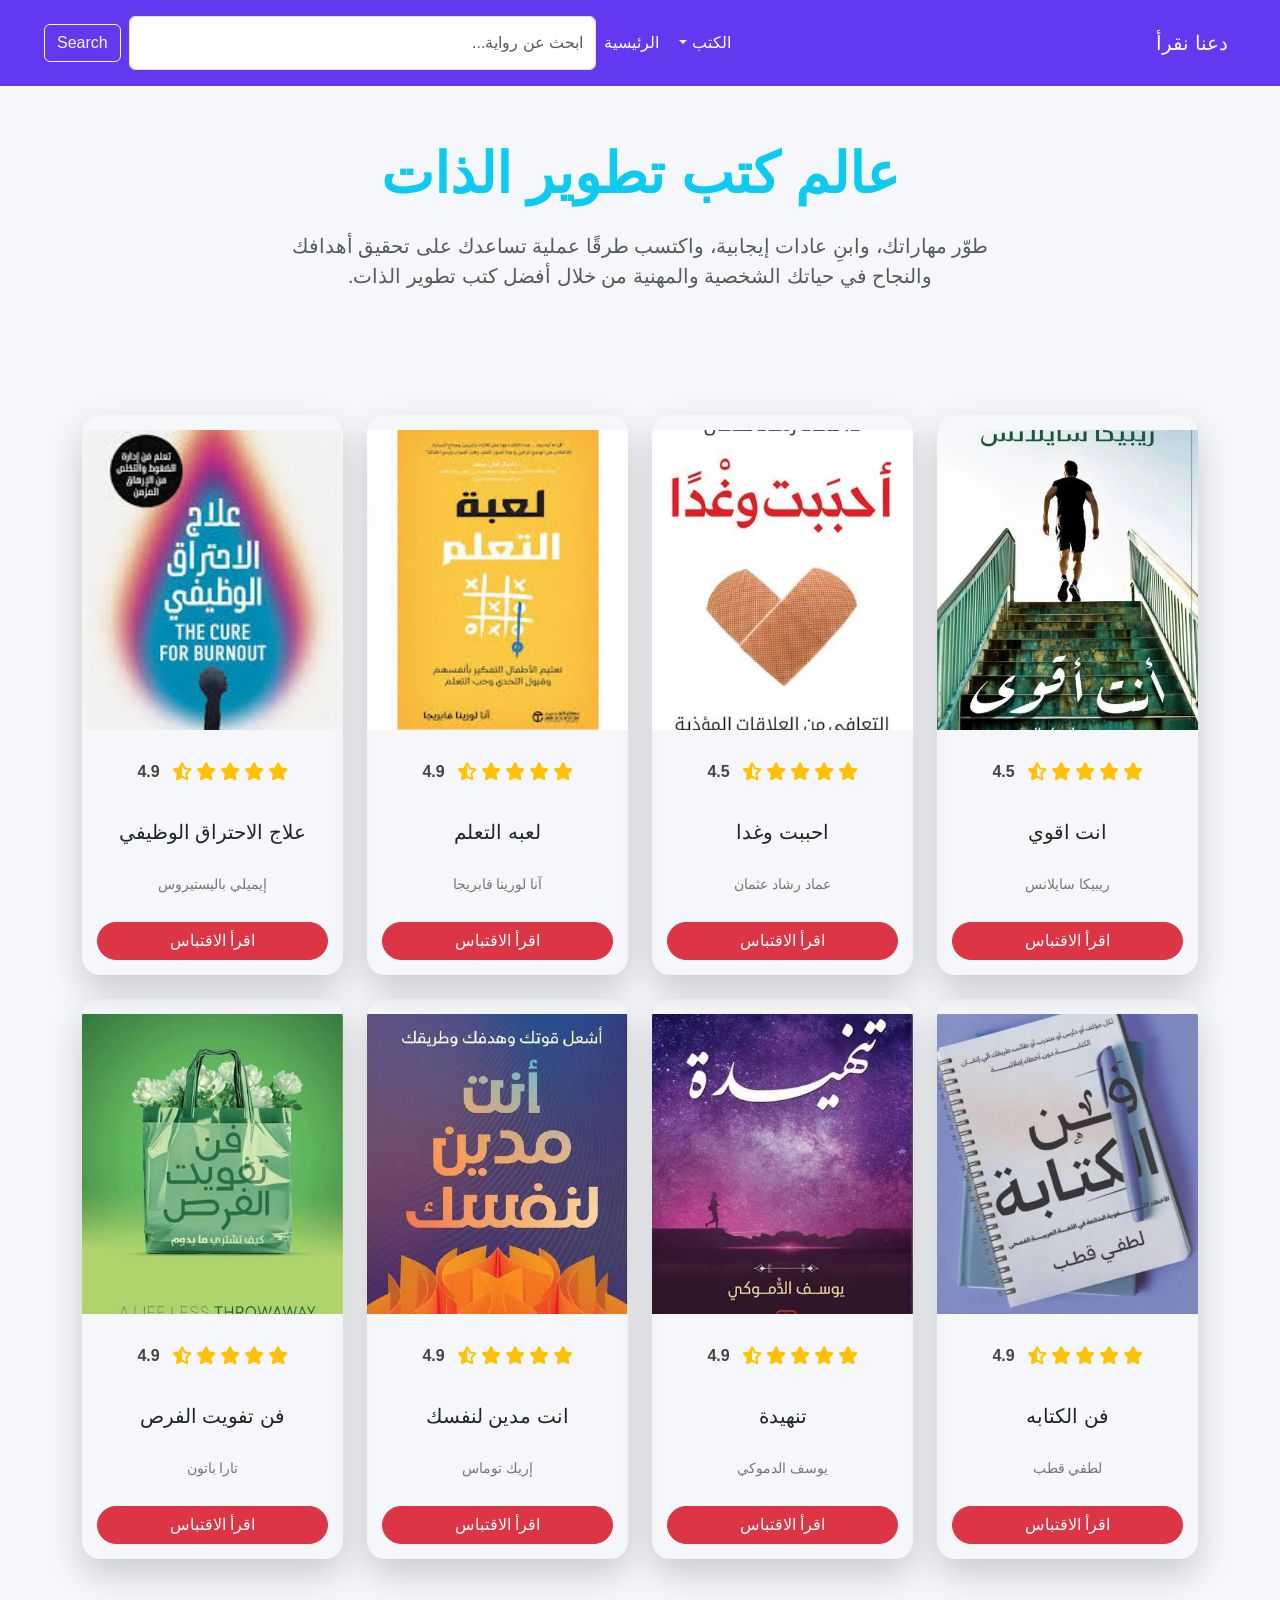
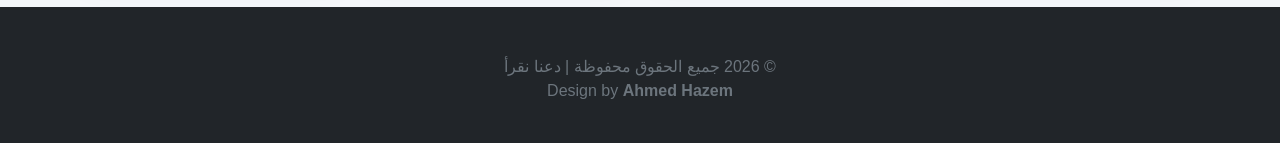
<file: development.html>
<!doctype html>
<html lang="ar" dir="rtl">
  <head>
    <meta charset="UTF-8" />
    <meta name="viewport" content="width=device-width, initial-scale=1.0" />
    <link rel="stylesheet" href="css/bootstrap.min.css" />
    <link rel="stylesheet" href="css/style.css" />
    <!-- Font Awesome -->
    <link
      rel="stylesheet"
      href="https://cdnjs.cloudflare.com/ajax/libs/font-awesome/6.6.0/css/all.min.css"
    />
    <title>تطوير</title>
  </head>
  <body>
    <nav class="navbar navbar-expand-lg fixed-top py-3 px-4">
      <div class="container-fluid">
        <a class="navbar-brand" href="#">دعنا نقرأ</a>
        <button
          class="navbar-toggler"
          type="button"
          data-bs-toggle="collapse"
          data-bs-target="#navbarSupportedContent"
        >
          <span class="navbar-toggler-icon"></span>
        </button>
        <div class="collapse navbar-collapse" id="navbarSupportedContent">
          <ul class="navbar-nav me-auto mb-2 mb-lg-0">
            <li class="nav-item dropdown">
              <a
                class="nav-link dropdown-toggle"
                href="#"
                data-bs-toggle="dropdown"
              >
                الكتب
              </a>
              <ul class="dropdown-menu books-menu text-center">
                <li>
                  <h6 class="dropdown-header">أقسام الكتب</h6>
                </li>
                <li>
                  <a class="dropdown-item" href="romantic.html">الرومانسية</a>
                </li>
                <li>
                  <a class="dropdown-item" href="fantasy.html">الفانتازيا</a>
                </li>
                <li><a class="dropdown-item" href="drama.html">الدراما</a></li>
                <li><a class="dropdown-item" href="crime.html">الجريمة</a></li>
                <li><a class="dropdown-item" href="horror.html">الرعب</a></li>
                <li>
                  <a class="dropdown-item" href="development.html"
                    >تطوير الذات</a
                  >
                </li>
              </ul>
                <li class="nav-item">
                 <a class="nav-link" href="index.html">الرئيسية</a>
  </li>
            </li>
          </ul>
<form class="d-flex w-50 " id="searchForm">
  <input
    id="searchInput"
    class="form-control "
    type="search"
    placeholder="ابحث عن رواية..."
  />

  <button class="btn btn-outline-light m-2 " type="submit">
    Search
  </button>
</form>
        </div>
      </div>
    </nav>
    <!-- Page Introduction -->
    <section class="hero text-center">
      <header class="container">
        <h1 class="display-4 fw-bold text-info">عالم كتب تطوير الذات</h1>
        <p class="lead text-muted mx-auto mt-4" style="max-width: 700px">
          طوّر مهاراتك، وابنِ عادات إيجابية، واكتسب طرقًا عملية تساعدك على تحقيق
          أهدافك والنجاح في حياتك الشخصية والمهنية من خلال أفضل كتب تطوير الذات.
        </p>
      </header>
    </section>
   <!-- ================= قسم تطوير الذات ================= -->
<section id="books" class="container my-5">
  <div class="row g-4">
    <!-- card 1 -->
    <div class="col-12 col-md-6 col-lg-3" >
      <div class="book"id="انت-اقوي">
        <div class="book-inner">
          <div class="book-front">
            <img class="book-cover card-img-top" src="photo/تطوير الذات/اقوي.png" alt="أنت أقوى" />
            <div class="book-info">
              <div class="rating mb-2">
                <i class="fa-solid fa-star"></i>
                <i class="fa-solid fa-star"></i>
                <i class="fa-solid fa-star"></i>
                <i class="fa-solid fa-star"></i>
                <i class="fa-solid fa-star-half-stroke"></i>
                <span>4.5</span>
              </div>
              <h5>انت اقوي</h5>
              <small>ريبيكا سايلانس</small>
              <button class="btn btn-danger rounded-pill mt-2 flip-btn">اقرأ الاقتباس</button>
            </div>
          </div>
          <div class="book-back">
            <h4>اقتباس</h4>
            <blockquote>
              «كيف تتغلب على ألمك وتتعافى من صدمات الماضي، والتي تدعو للشفاء الذاتي، وتحمل المسؤولية، وقبول الذات.»
            </blockquote>
            <button class="btn btn-outline-light rounded-pill mt-3 back-btn">رجوع</button>
          </div>
        </div>
      </div>
    </div>

    <!-- card 2 -->
    <div class="col-12 col-md-6 col-lg-3" id="احببت-وغدا">
      <div class="book">
        <div class="book-inner">
          <div class="book-front">
            <img class="book-cover card-img-top" src="photo/تطوير الذات/احببت-وغد.png" alt="أحببت وغداً" />
            <div class="book-info">
              <div class="rating mb-2">
                <i class="fa-solid fa-star"></i>
                <i class="fa-solid fa-star"></i>
                <i class="fa-solid fa-star"></i>
                <i class="fa-solid fa-star"></i>
                <i class="fa-solid fa-star-half-stroke"></i>
                <span>4.5</span>
              </div>
              <h5>احببت وغدا</h5>
              <small>عماد رشاد عثمان</small>
              <button class="btn btn-danger rounded-pill mt-2 flip-btn">اقرأ الاقتباس</button>
            </div>
          </div>
          <div class="book-back">
            <h4>اقتباس</h4>
            <blockquote>
              «إن المؤذي لا يتغير إلا حين يرتطم بالقاع.. حين يذوق خسارات حقيقية ترجُّ عالمه رجة عنيفة بما يكفي للاستفاقة.»
            </blockquote>
            <button class="btn btn-outline-light rounded-pill mt-3 back-btn">رجوع</button>
          </div>
        </div>
      </div>
    </div>

    <!-- card 3 -->
    <div class="col-12 col-md-6 col-lg-3" id="لعبه-التعلم">
      <div class="book">
        <div class="book-inner">
          <div class="book-front">
            <img class="book-cover card-img-top" src="photo/تطوير الذات/التعلم.png" alt="لعبة التعلم" />
            <div class="book-info">
              <div class="rating mb-2">
                <i class="fa-solid fa-star"></i>
                <i class="fa-solid fa-star"></i>
                <i class="fa-solid fa-star"></i>
                <i class="fa-solid fa-star"></i>
                <i class="fa-solid fa-star-half-stroke"></i>
                <span>4.9</span>
              </div>
              <h5>لعبه التعلم</h5>
              <small>آنا لورينا فابريجا</small>
              <button class="btn btn-danger rounded-pill mt-2 flip-btn">اقرأ الاقتباس</button>
            </div>
          </div>
          <div class="book-back">
            <h4>اقتباس</h4>
            <blockquote>
              «إعادة التفكير في التعليم من مبادئه الأولية؛ كتاب يجب أن يقرأه كل أب وكل دافع ضرائب وأي شخص مهتم بكيفية استكشاف مستقبلنا.»
            </blockquote>
            <button class="btn btn-outline-light rounded-pill mt-3 back-btn">رجوع</button>
          </div>
        </div>
      </div>
    </div>

    <!-- card 4 -->
    <div class="col-12 col-md-6 col-lg-3" id="علاج-الاحتراق-الوظيفي">
      <div class="book">
        <div class="book-inner">
          <div class="book-front">
            <img class="book-cover card-img-top" src="photo/تطوير الذات/علاج-الاحتراق.png" alt="علاج الاحتراق الوظيفي" />
            <div class="book-info">
              <div class="rating mb-2">
                <i class="fa-solid fa-star"></i>
                <i class="fa-solid fa-star"></i>
                <i class="fa-solid fa-star"></i>
                <i class="fa-solid fa-star"></i>
                <i class="fa-solid fa-star-half-stroke"></i>
                <span>4.9</span>
              </div>
              <h5>علاج الاحتراق الوظيفي</h5>
              <small>إيميلي باليستيروس</small>
              <button class="btn btn-danger rounded-pill mt-2 flip-btn">اقرأ الاقتباس</button>
            </div>
          </div>
          <div class="book-back">
            <h4>اقتباس</h4>
            <blockquote>
              «ماذا لو لم يكن الإرهاق الذي تشعر به ضعفًا منك.. بل إشارة إلى أن شيئًا ما يحتاج إلى علاج حقيقي؟»
            </blockquote>
            <button class="btn btn-outline-light rounded-pill mt-3 back-btn">رجوع</button>
          </div>
        </div>
      </div>
    </div>

    <!-- card 5 -->
    <div class="col-12 col-md-6 col-lg-3" id="فن-الكتابه">
      <div class="book">
        <div class="book-inner">
          <div class="book-front">
            <img class="book-cover card-img-top" src="photo/تطوير الذات/الكتابه.png" alt="فن الكتابة" />
            <div class="book-info">
              <div class="rating mb-2">
                <i class="fa-solid fa-star"></i>
                <i class="fa-solid fa-star"></i>
                <i class="fa-solid fa-star"></i>
                <i class="fa-solid fa-star"></i>
                <i class="fa-solid fa-star-half-stroke"></i>
                <span>4.9</span>
              </div>
              <h5>فن الكتابه</h5>
              <small>لطفي قطب</small>
              <button class="btn btn-danger rounded-pill mt-2 flip-btn">اقرأ الاقتباس</button>
            </div>
          </div>
          <div class="book-back">
            <h4>اقتباس</h4>
            <blockquote>
              «إذا أردت تعلم الكتابة بدون أخطاء إملائية لتصبح مميزاً في دراستك وعملك، فهذا الكتاب هو دليلك العملي البسيط والسريع.»
            </blockquote>
            <button class="btn btn-outline-light rounded-pill mt-3 back-btn">رجوع</button>
          </div>
        </div>
      </div>
    </div>

    <!-- card 6 -->
    <div class="col-12 col-md-6 col-lg-3" id="تنهيدة">
      <div class="book">
        <div class="book-inner">
          <div class="book-front">
            <img class="book-cover card-img-top" src="photo/تطوير الذات/تنهيده.png" alt="تنهيدة" />
            <div class="book-info">
              <div class="rating mb-2">
                <i class="fa-solid fa-star"></i>
                <i class="fa-solid fa-star"></i>
                <i class="fa-solid fa-star"></i>
                <i class="fa-solid fa-star"></i>
                <i class="fa-solid fa-star-half-stroke"></i>
                <span>4.9</span>
              </div>
              <h5>تنهيدة</h5>
              <small>يوسف الدموكي</small>
              <button class="btn btn-danger rounded-pill mt-2 flip-btn">اقرأ الاقتباس</button>
            </div>
          </div>
          <div class="book-back">
            <h4>اقتباس</h4>
            <blockquote>
              «وتجول عينُك بين الناس والأماكن، وبداخلك صوتٌ -ليس غريبًا- يقول: أنا لا أنتمي إلى هنا، ويأتيك صدى الصوت: ولا شيء هنا ينتمي إليك.»
            </blockquote>
            <button class="btn btn-outline-light rounded-pill mt-3 back-btn">رجوع</button>
          </div>
        </div>
      </div>
    </div>

    <!-- card 7 -->
    <div class="col-12 col-md-6 col-lg-3" id="انت-مدين-نفسك">
      <div class="book">
        <div class="book-inner">
          <div class="book-front">
            <img class="book-cover card-img-top" src="photo/تطوير الذات/انت-مدين-نفسك.png" alt="أنت مدين لنفسك" />
            <div class="book-info">
              <div class="rating mb-2">
                <i class="fa-solid fa-star"></i>
                <i class="fa-solid fa-star"></i>
                <i class="fa-solid fa-star"></i>
                <i class="fa-solid fa-star"></i>
                <i class="fa-solid fa-star-half-stroke"></i>
                <span>4.9</span>
              </div>
              <h5>انت مدين لنفسك</h5>
              <small>إريك توماس</small>
              <button class="btn btn-danger rounded-pill mt-2 flip-btn">اقرأ الاقتباس</button>
            </div>
          </div>
          <div class="book-back">
            <h4>اقتباس</h4>
            <blockquote>
              «معرفة الغاية الحقيقية من الحياة تمنح الإنسان الدافع للعمل الجاد كل يوم دون استسلام.»
            </blockquote>
            <button class="btn btn-outline-light rounded-pill mt-3 back-btn">رجوع</button>
          </div>
        </div>
      </div>
    </div>

    <!-- card 8 -->
    <div class="col-12 col-md-6 col-lg-3" id="فن-تفويت-الفرص">
      <div class="book">
        <div class="book-inner">
          <div class="book-front">
            <img class="book-cover card-img-top" src="photo/تطوير الذات/فن-توفويت-الفرص.png" id="فن تفويت الفرص" />
            <div class="book-info">
              <div class="rating mb-2">
                <i class="fa-solid fa-star"></i>
                <i class="fa-solid fa-star"></i>
                <i class="fa-solid fa-star"></i>
                <i class="fa-solid fa-star"></i>
                <i class="fa-solid fa-star-half-stroke"></i>
                <span>4.9</span>
              </div>
              <h5>فن تفويت الفرص</h5>
              <small>تارا باتون</small>
              <button class="btn btn-danger rounded-pill mt-2 flip-btn">اقرأ الاقتباس</button>
            </div>
          </div>
          <div class="book-back">
            <h4>اقتباس</h4>
            <blockquote>
              «نستهلك أكثر، نملك أقل، ونشعر بأننا لا نعيش. في زمن تحكمه وفرة مزيفة ووعود لا تنتهي، تدعونا الكاتبة لتقليل الاستهلاك.»
            </blockquote>
            <button class="btn btn-outline-light rounded-pill mt-3 back-btn">رجوع</button>
          </div>
        </div>
      </div>
    </div>
  </div>
</section>
    <!-- scrollTopBtn -->
    <button id="scrollTopBtn">
      <i class="fa-solid fa-arrow-up"></i>
    </button>
    <!--  Footer  -->
    <footer class="bg-dark text-light pt-5 pb-4 mt-5">
      <p class="text-center text-secondary">
        © 2026 جميع الحقوق محفوظة | دعنا نقرأ
        <br />
        Design by <strong>Ahmed Hazem</strong>
      </p>
    </footer>
    <script src="js/bootstrap.bundle.min.js"></script>
    <script src="js/main.js"></script>
  </body>
</html>
</file>
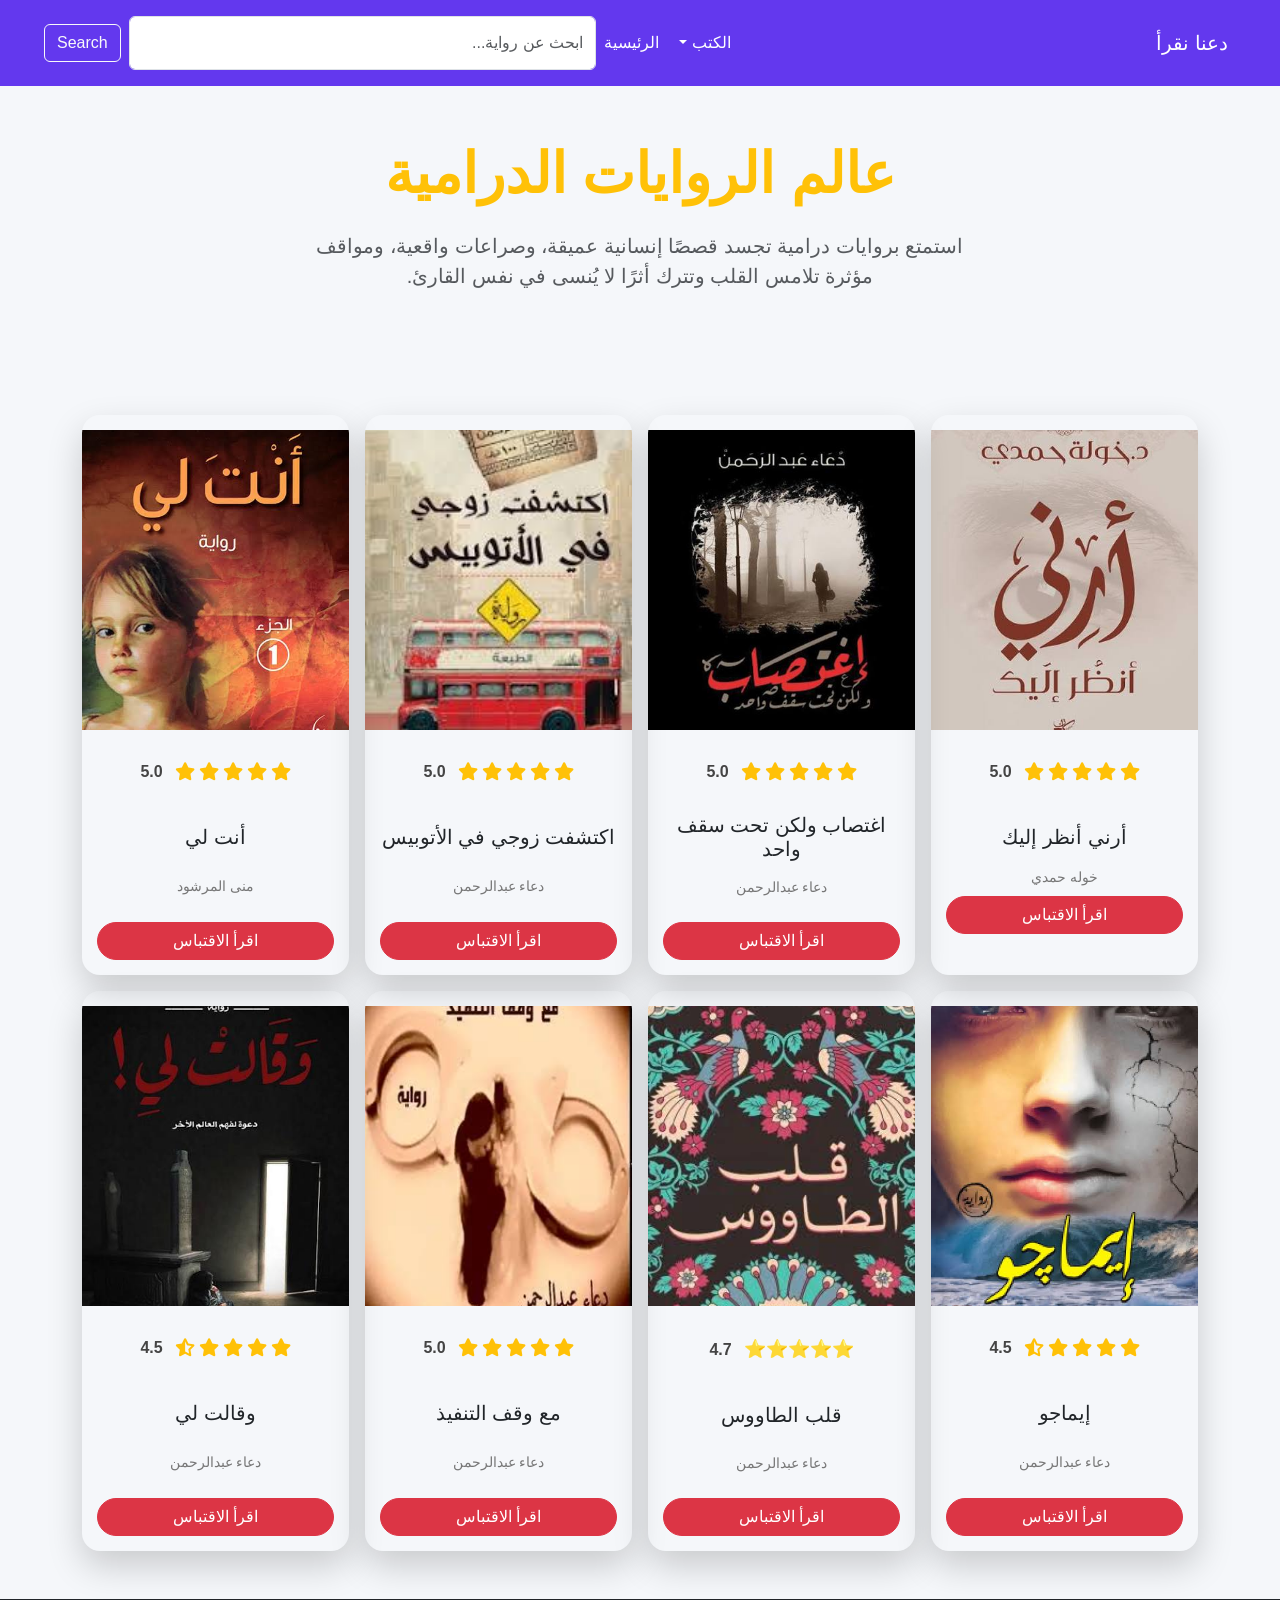
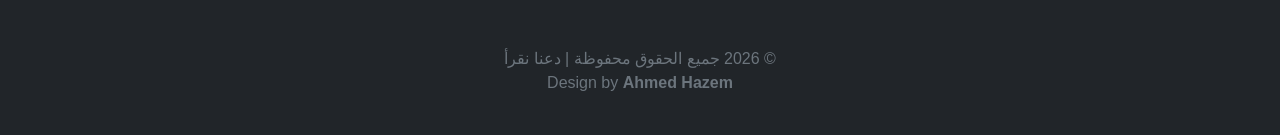
<file: drama.html>
<!doctype html>
<html lang="ar" dir="rtl">
  <head>
    <meta charset="UTF-8" />
    <meta name="viewport" content="width=device-width, initial-scale=1.0" />
    <link rel="stylesheet" href="css/bootstrap.min.css" />
    <link rel="stylesheet" href="css/style.css" />
    <!-- Font Awesome -->
    <link
      rel="stylesheet"
      href="https://cdnjs.cloudflare.com/ajax/libs/font-awesome/6.6.0/css/all.min.css"
    />
    <title>الروايات الدرامية</title>
  </head>
  <body>
    <nav class="navbar navbar-expand-lg fixed-top py-3 px-4">
      <div class="container-fluid">
        <a class="navbar-brand" href="#">دعنا نقرأ</a>
        <button
          class="navbar-toggler"
          type="button"
          data-bs-toggle="collapse"
          data-bs-target="#navbarSupportedContent"
        >
          <span class="navbar-toggler-icon"></span>
        </button>
        <div class="collapse navbar-collapse" id="navbarSupportedContent">
          <ul class="navbar-nav me-auto mb-2 mb-lg-0">
            <li class="nav-item dropdown">
              <a
                class="nav-link dropdown-toggle"
                href="#"
                data-bs-toggle="dropdown"
              >
                الكتب
              </a>
              <ul class="dropdown-menu books-menu">
                <li>
                  <h6 class="dropdown-header">أقسام الكتب</h6>
                </li>

                <li>
                  <a class="dropdown-item" href="romantic.html">الرومانسية</a>
                </li>
                <li>
                  <a class="dropdown-item" href="fantasy.html">الفانتازيا</a>
                </li>
                <li><a class="dropdown-item" href="drama.html">الدراما</a></li>
                <li><a class="dropdown-item" href="crime.html">الجريمة</a></li>
                <li><a class="dropdown-item" href="horror.html">الرعب</a></li>
                <li>
                  <a class="dropdown-item" href="development.html"
                    >تطوير الذات</a
                  >
                </li>
              </ul>
                <li class="nav-item">
    <a class="nav-link" href="index.html">الرئيسية</a>
  </li>
            </li>
          </ul>
<form class="d-flex w-50 " id="searchForm">
  <input
    id="searchInput"
    class="form-control "
    type="search"
    placeholder="ابحث عن رواية..."
  />

  <button class="btn btn-outline-light m-2 " type="submit">
    Search
  </button>
</form>
        </div>
      </div>
    </nav>
    <!--  Page Introduction  -->

    <section class="hero text-center">
      <header class="container">
        <h1 class="display-4 fw-bold text-warning">عالم الروايات الدرامية</h1>
        <p class="lead text-muted mx-auto mt-4" style="max-width: 700px">
          استمتع بروايات درامية تجسد قصصًا إنسانية عميقة، وصراعات واقعية، ومواقف
          مؤثرة تلامس القلب وتترك أثرًا لا يُنسى في نفس القارئ.
        </p>
      </header>
    </section>

    <!--book card-->
    <section id="books" class="container my-5">
      <div class="row g-3">
        <!-- card1-->
        <div class="col-12 col-md-6 col-lg-3">
          <div class="book">
            <div class="book-inner">
              <div class="book-front">
                <img
                  class="book-cover card-img-top"
                  src="photo/الدرامية/ارني انظر اليك .png"
                />

                <div class="book-info">
                  <div class="rating">
                    <div class="rating">
                      <i class="fa-solid fa-star"></i>
                      <i class="fa-solid fa-star"></i>
                      <i class="fa-solid fa-star"></i>
                      <i class="fa-solid fa-star"></i>
                      <i class="fa-solid fa-star"></i>
                      <span>5.0</span>
                    </div>
                  </div>
                  <h5 class="mb-2">أرني أنظر إليك</h5>
                  <small>خوله حمدي</small>
                  <button
                    class="btn btn-danger rounded-pill mt-2 flip-btn mb-5"
                  >
                    اقرأ الاقتباس
                  </button>
                </div>
              </div>
              <div class="book-back">
                <h4>اقتباس</h4>
                <blockquote>
                  «بعض النظرات تغيّر العمر كله، ولا تحتاج إلى كلمة واحدة.»
                </blockquote>
                <button
                  class="btn btn-outline-light rounded-pill mt-3 back-btn"
                >
                  رجوع
                </button>
              </div>
            </div>
          </div>
        </div>
        <!--card 2 -->
        <div class="col-12 col-md-6 col-lg-3">
          <div class="book">
            <div class="book-inner">
              <div class="book-front">
                <img
                  class="book-cover card-img-top"
                  src="photo/الدرامية/اغتصاب ولكن تحت سقف واحد.png"
                />
                <div class="book-info">
                  <div class="rating">
                    <i class="fa-solid fa-star"></i>
                    <i class="fa-solid fa-star"></i>
                    <i class="fa-solid fa-star"></i>
                    <i class="fa-solid fa-star"></i>
                    <i class="fa-solid fa-star"></i>
                    <span>5.0</span>
                  </div>
                  <h5>اغتصاب ولكن تحت سقف واحد</h5>
                  <small>دعاء عبدالرحمن </small>
                  <button class="btn btn-danger rounded-pill mt-2 flip-btn">
                    اقرأ الاقتباس
                  </button>
                </div>
              </div>
              <div class="book-back">
                <h4>اقتباس</h4>
                <blockquote>
                  «كيف يعيش الجاني و المجني عليها تحت سقف واحد ؟؟! ولكنه اصبح
                  اغتصاب ولكن تحت سقف واحد»
                </blockquote>
                <button
                  class="btn btn-outline-light rounded-pill mt-3 back-btn"
                >
                  رجوع
                </button>
              </div>
            </div>
          </div>
        </div>
        <!-- card3 -->
        <div class="col-12 col-md-6 col-lg-3">
          <div class="book">
            <div class="book-inner">
              <div class="book-front">
                <img
                  class="book-cover card-img-top"
                  src="photo/الدرامية/اكتشفت زوجي في الاتوبيس.png"
                />

                <div class="book-info">
                  <div class="rating">
                    <i class="fa-solid fa-star"></i>
                    <i class="fa-solid fa-star"></i>
                    <i class="fa-solid fa-star"></i>
                    <i class="fa-solid fa-star"></i>
                    <i class="fa-solid fa-star"></i>
                    <span>5.0</span>
                  </div>
                  <!--name book-->
                  <h5>اكتشفت زوجي في الأتوبيس</h5>
                  <small>دعاء عبدالرحمن </small>
                  <button class="btn btn-danger rounded-pill mt-2 flip-btn">
                    اقرأ الاقتباس
                  </button>
                </div>
              </div>
              <div class="book-back">
                <h4>اقتباس</h4>
                <blockquote>
                  «الحقيقة تأتي أحيانًا في أكثر الأماكن ازدحامًا، لكنها تكون
                  الأقسى.»
                </blockquote>
                <button
                  class="btn btn-outline-light rounded-pill mt-3 back-btn"
                >
                  رجوع
                </button>
              </div>
            </div>
          </div>
        </div>
        <!--card 4 -->
        <div class="col-12 col-md-6 col-lg-3">
          <div class="book">
            <div class="book-inner">
              <div class="book-front">
                <img
                  class="book-cover card-img-top"
                  src="photo/الدرامية/انت لي.png"
                />

                <div class="book-info">
                  <div class="rating">
                    <i class="fa-solid fa-star"></i>
                    <i class="fa-solid fa-star"></i>
                    <i class="fa-solid fa-star"></i>
                    <i class="fa-solid fa-star"></i>
                    <i class="fa-solid fa-star"></i>
                    <span>5.0</span>
                  </div>
                  <h5>أنت لي</h5>
                  <small>منى المرشود</small>
                  <button class="btn btn-danger rounded-pill mt-2 flip-btn">
                    اقرأ الاقتباس
                  </button>
                </div>
              </div>
              <div class="book-back">
                <h4>اقتباس</h4>
                <blockquote>
                  «بعض الأشخاص لا يمرون بحياتنا... بل يصبحون حياتنا.»
                </blockquote>
                <button
                  class="btn btn-outline-light rounded-pill mt-3 back-btn"
                >
                  رجوع
                </button>
              </div>
            </div>
          </div>
        </div>
        <!-- card5 -->
        <div class="col-12 col-md-6 col-lg-3">
          <div class="book">
            <div class="book-inner">
              <div class="book-front">
                <img
                  class="book-cover card-img-top"
                  src="photo/الدرامية/ايماجوا.png"
                />

                <div class="book-info">
                  <div class="rating">
                    <i class="fa-solid fa-star"></i>
                    <i class="fa-solid fa-star"></i>
                    <i class="fa-solid fa-star"></i>
                    <i class="fa-solid fa-star"></i>
                    <i class="fa-solid fa-star-half-stroke"></i>
                    <span>4.5</span>
                  </div>
                  <h5>إيماجو</h5>
                  <small>دعاء عبدالرحمن</small>
                  <button class="btn btn-danger rounded-pill mt-2 flip-btn">
                    اقرأ الاقتباس
                  </button>
                </div>
              </div>
              <div class="book-back">
                <h4>اقتباس</h4>
                <blockquote>
                  «كل صورة تخفي حكاية... وبعض الحكايات لا يجب أن تُكتشف.»
                </blockquote>
                <button
                  class="btn btn-outline-light rounded-pill mt-3 back-btn"
                >
                  رجوع
                </button>
              </div>
            </div>
          </div>
        </div>
        <!--card 6 -->
        <div class="col-12 col-md-6 col-lg-3">
          <div class="book">
            <div class="book-inner">
              <div class="book-front">
                <img
                  class="book-cover card-img-top"
                  src="photo/الدرامية/قلب الطاوس.png"
                />

                <div class="book-info">
                  <div class="rating">⭐⭐⭐⭐⭐ <span>4.7</span></div>
                  <h5>قلب الطاووس</h5>
                  <small>دعاء عبدالرحمن</small>
                  <button class="btn btn-danger rounded-pill mt-2 flip-btn">
                    اقرأ الاقتباس
                  </button>
                </div>
              </div>
              <div class="book-back">
                <h4>اقتباس</h4>
                <blockquote>
                  «ليس كل جمال دليلًا على السعادة، فبعض القلوب تبتسم وهي تنكسر.»
                </blockquote>
                <button
                  class="btn btn-outline-light rounded-pill mt-3 back-btn"
                >
                  رجوع
                </button>
              </div>
            </div>
          </div>
        </div>
        <!--card 7 -->
        <div class="col-12 col-md-6 col-lg-3">
          <div class="book">
            <div class="book-inner">
              <div class="book-front">
                <img
                  class="book-cover card-img-top"
                  src="photo/الدرامية/مع وقف التنفيذ.png"
                />

                <div class="book-info">
                  <div class="rating">
                    <i class="fa-solid fa-star"></i>
                    <i class="fa-solid fa-star"></i>
                    <i class="fa-solid fa-star"></i>
                    <i class="fa-solid fa-star"></i>
                    <i class="fa-solid fa-star"></i>
                    <span>5.0</span>
                  </div>
                  <h5>مع وقف التنفيذ</h5>
                  <small>دعاء عبدالرحمن</small>
                  <button class="btn btn-danger rounded-pill mt-2 flip-btn">
                    اقرأ الاقتباس
                  </button>
                </div>
              </div>
              <div class="book-back">
                <h4>اقتباس</h4>
                <blockquote>
                  «ليست كل النهايات نهاية... فبعضها مجرد انتظار للحكم الأخير.»
                </blockquote>
                <button
                  class="btn btn-outline-light rounded-pill mt-3 back-btn"
                >
                  رجوع
                </button>
              </div>
            </div>
          </div>
        </div>
        <!--card 8 -->
        <div class="col-12 col-md-6 col-lg-3">
          <div class="book">
            <div class="book-inner">
              <div class="book-front">
                <img
                  class="book-cover card-img-top"
                  src="photo/الدرامية/وقالت لي.png"
                />

                <div class="book-info">
                  <div class="rating">
                    <i class="fa-solid fa-star"></i>
                    <i class="fa-solid fa-star"></i>
                    <i class="fa-solid fa-star"></i>
                    <i class="fa-solid fa-star"></i>
                    <i class="fa-solid fa-star-half-stroke"></i>
                    <span>4.5</span>
                  </div>
                  <h5>وقالت لي</h5>
                  <small>دعاء عبدالرحمن</small>
                  <button class="btn btn-danger rounded-pill mt-2 flip-btn">
                    اقرأ الاقتباس
                  </button>
                </div>
              </div>
              <div class="book-back">
                <h4>اقتباس</h4>
                <blockquote>
                  «هناك كلمات تُقال مرة واحدة... لكنها تبقى في القلب إلى الأبد.»
                </blockquote>
                <button
                  class="btn btn-outline-light rounded-pill mt-3 back-btn"
                >
                  رجوع
                </button>
              </div>
            </div>
          </div>
        </div>
      </div>
    </section>
    <!-- scrollTopBtn -->
    <button id="scrollTopBtn">
      <i class="fa-solid fa-arrow-up"></i>
    </button>
    <!--  Footer  -->
    <footer class="bg-dark text-light pt-5 pb-4 mt-5">
      <p class="text-center text-secondary">
        © 2026 جميع الحقوق محفوظة | دعنا نقرأ
        <br />
        Design by <strong>Ahmed Hazem</strong>
      </p>
    </footer>
    <script src="js/bootstrap.bundle.min.js"></script>
    <script src="js/main.js"></script>
  </body>
</html>
</file>
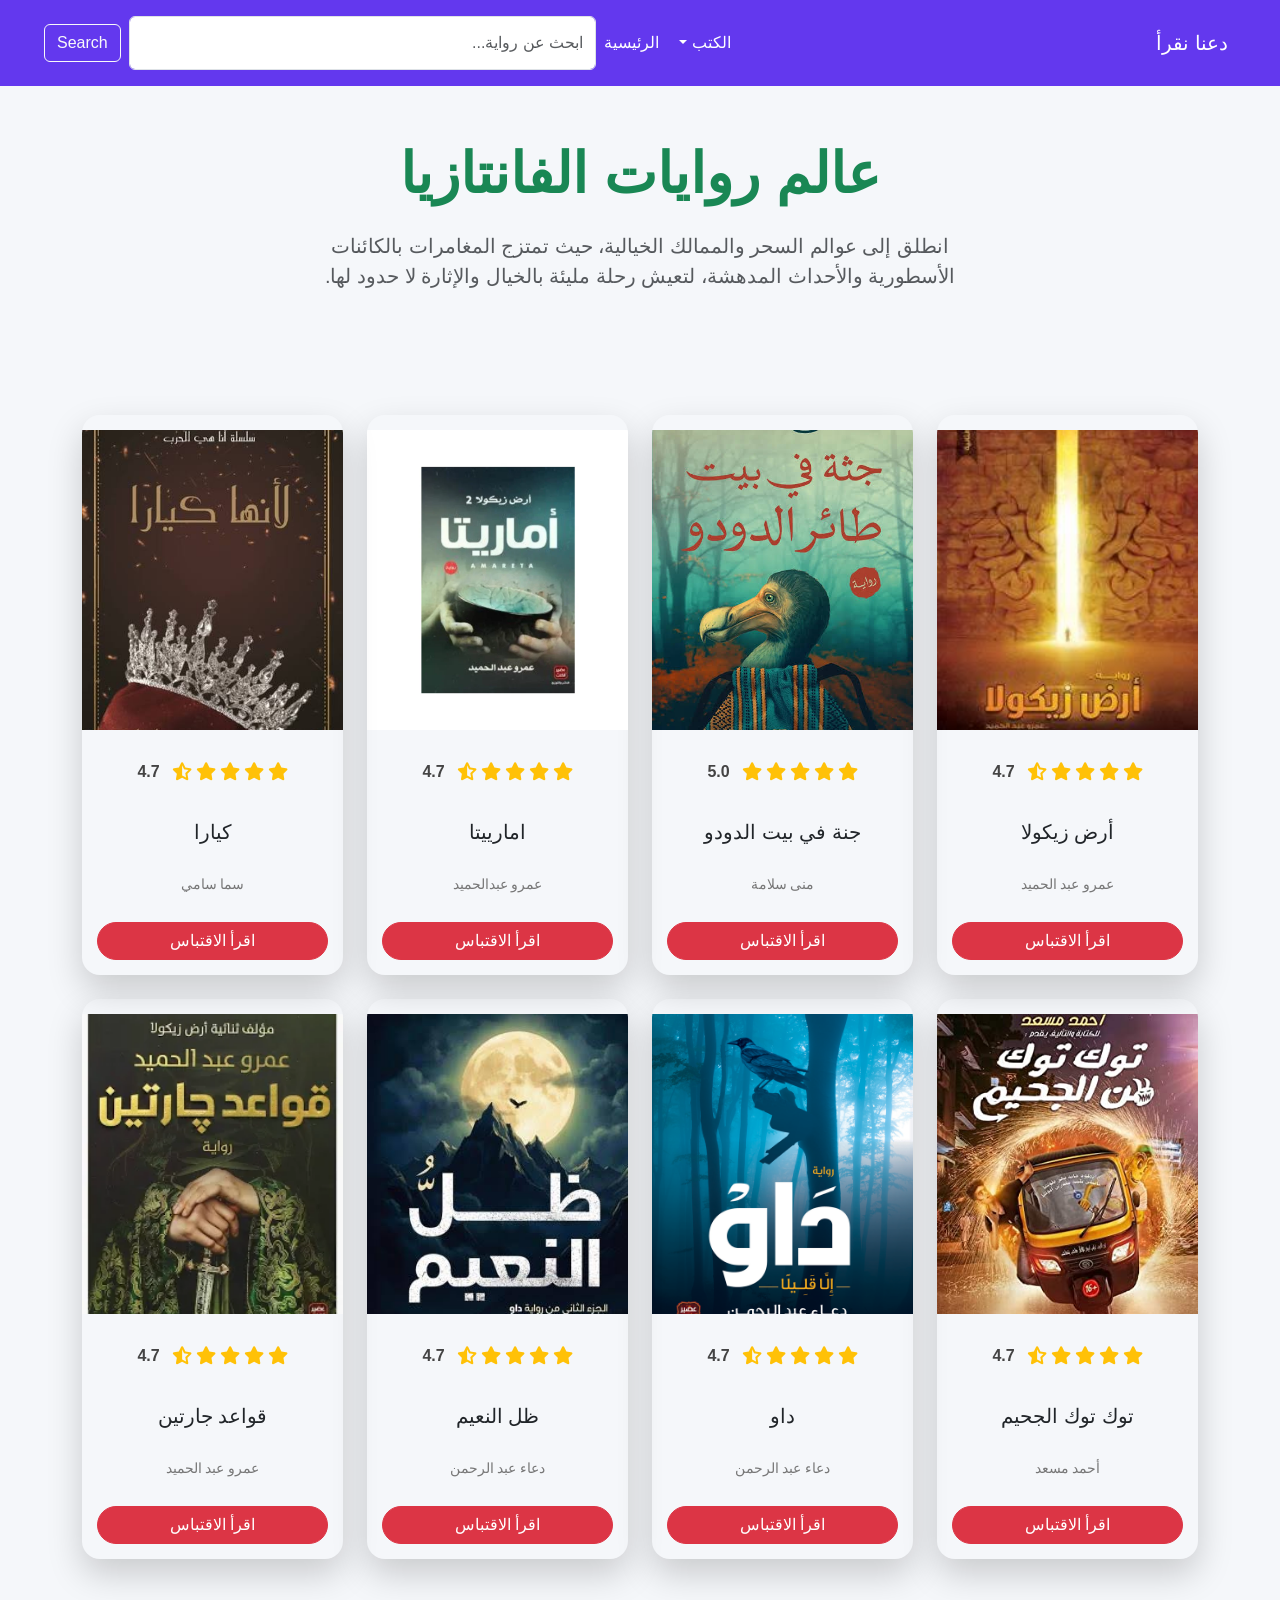
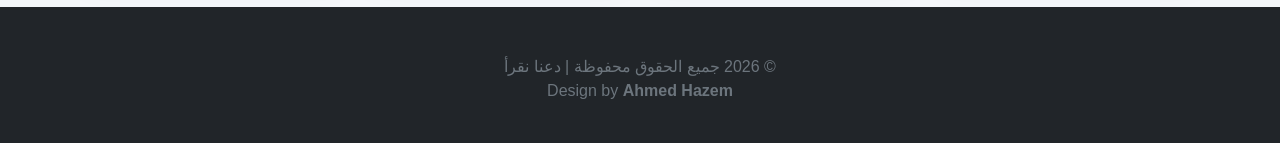
<file: Fantasy.html>
<!doctype html>
<html lang="ar" dir="rtl">
  <head>
    <meta charset="UTF-8" />
    <meta name="viewport" content="width=device-width, initial-scale=1.0" />
    <link rel="stylesheet" href="css/bootstrap.min.css" />
    <link rel="stylesheet" href="css/style.css" />
    <!-- Font Awesome -->
    <link
      rel="stylesheet"
      href="https://cdnjs.cloudflare.com/ajax/libs/font-awesome/6.6.0/css/all.min.css"
    />
    <title>فنتازيا</title>
  </head>
  <body>
    <nav class="navbar navbar-expand-lg fixed-top py-3 px-4">
      <div class="container-fluid">
        <a class="navbar-brand" href="#">دعنا نقرأ</a>
        <button
          class="navbar-toggler"
          type="button"
          data-bs-toggle="collapse"
          data-bs-target="#navbarSupportedContent"
        >
          <span class="navbar-toggler-icon"></span>
        </button>
        <div class="collapse navbar-collapse" id="navbarSupportedContent">
          <ul class="navbar-nav me-auto mb-2 mb-lg-0">
            <li class="nav-item dropdown">
              <a
                class="nav-link dropdown-toggle"
                href="#"
                data-bs-toggle="dropdown"
              >
                الكتب
              </a>
              <ul class="dropdown-menu books-menu">
                <li>
                  <h6 class="dropdown-header">أقسام الكتب</h6>
                </li>
                <li>
                  <a class="dropdown-item" href="romantic.html">الرومانسية</a>
                </li>
                <li>
                  <a class="dropdown-item" href="Fantasy.html">الفانتازيا</a>
                </li>
                <li><a class="dropdown-item" href="drama.html">الدراما</a></li>
                <li><a class="dropdown-item" href="crime.html">الجريمة</a></li>
                <li><a class="dropdown-item" href="horror.html">الرعب</a></li>
                <li>
                  <a class="dropdown-item" href="development.html"
                    >تطوير الذات</a
                  >
                </li>
              </ul>
                <li class="nav-item">
    <a class="nav-link" href="index.html">الرئيسية</a>
  </li>
            </li>
          </ul>
<form class="d-flex w-50 " id="searchForm">
  <input
    id="searchInput"
    class="form-control "
    type="search"
    placeholder="ابحث عن رواية..."
  />

  <button class="btn btn-outline-light m-2 " type="submit">
    Search
  </button>
</form>
        </div>
      </div>
    </nav>
    <!--  Page Introduction  -->
    <!-- Page Introduction -->
     
    <section class="hero text-center">
      <header class="container">
        <h1 class="display-4 fw-bold text-success">عالم روايات الفانتازيا</h1>
        <p class="lead text-muted mx-auto mt-4" style="max-width: 700px">
          انطلق إلى عوالم السحر والممالك الخيالية، حيث تمتزج المغامرات بالكائنات
          الأسطورية والأحداث المدهشة، لتعيش رحلة مليئة بالخيال والإثارة لا حدود
          لها.
        </p>
      </header>
    </section>
    <!--book card-->
    <section id="books" class="container my-5">
     <div class="row g-4">
    <!-- card 1 -->
    <div class="col-12 col-md-6 col-lg-3" id="أرض-زيكولا">
      <div class="book">
        <div class="book-inner">
          <div class="book-front">
            <img class="book-cover card-img-top" src="photo/الفانتازيا/ارض زيكولا.png" alt="أرض زيكولا" />
            <div class="book-info">
              <div class="rating mb-2">
                <i class="fa-solid fa-star"></i>
                <i class="fa-solid fa-star"></i>
                <i class="fa-solid fa-star"></i>
                <i class="fa-solid fa-star"></i>
                <i class="fa-solid fa-star-half-stroke"></i>
                <span>4.7</span>
              </div>
              <h5>أرض زيكولا</h5>
              <small>عمرو عبد الحميد</small>
              <button class="btn btn-danger rounded-pill mt-2 flip-btn">اقرأ الاقتباس</button>
            </div>
          </div>
          <div class="book-back">
            <h4>اقتباس</h4>
            <blockquote>«في زيكولا لا تُقاس قيمة الإنسان بالمال، بل بما يملكه من ذكاء.»</blockquote>
            <button class="btn btn-outline-light rounded-pill mt-3 back-btn">رجوع</button>
          </div>
        </div>
      </div>
    </div>

    <!-- card 2 -->
    <div class="col-12 col-md-6 col-lg-3" id="جنة-في-بيت-الدودو">
      <div class="book">
        <div class="book-inner">
          <div class="book-front">
            <img class="book-cover card-img-top" src="photo/الفانتازيا/الدودو.png" alt="جنة في بيت الدودو" />
            <div class="book-info">
              <div class="rating mb-2">
                <i class="fa-solid fa-star"></i>
                <i class="fa-solid fa-star"></i>
                <i class="fa-solid fa-star"></i>
                <i class="fa-solid fa-star"></i>
                <i class="fa-solid fa-star"></i>
                <span>5.0</span>
              </div>
              <h5>جنة في بيت الدودو</h5>
              <small>منى سلامة</small>
              <button class="btn btn-danger rounded-pill mt-2 flip-btn">اقرأ الاقتباس</button>
            </div>
          </div>
          <div class="book-back">
            <h4>اقتباس</h4>
            <blockquote>«أحيانًا يكون الطريق إلى الحقيقة أغرب من الخيال نفسه.»</blockquote>
            <button class="btn btn-outline-light rounded-pill mt-3 back-btn">رجوع</button>
          </div>
        </div>
      </div>
    </div>

    <!-- card 3 -->
    <div class="col-12 col-md-6 col-lg-3" id="امارييتا">
      <div class="book">
        <div class="book-inner">
          <div class="book-front">
            <img class="book-cover card-img-top" src="photo/الفانتازيا/اماريتيا.png" alt="امارييتا" />
            <div class="book-info">
              <div class="rating mb-2">
                <i class="fa-solid fa-star"></i>
                <i class="fa-solid fa-star"></i>
                <i class="fa-solid fa-star"></i>
                <i class="fa-solid fa-star"></i>
                <i class="fa-solid fa-star-half-stroke"></i>
                <span>4.7</span>
              </div>
              <h5>امارييتا</h5>
              <small>عمرو عبدالحميد</small>
              <button class="btn btn-danger rounded-pill mt-2 flip-btn">اقرأ الاقتباس</button>
            </div>
          </div>
          <div class="book-back">
            <h4>اقتباس</h4>
            <blockquote>«في بعض المدن... يكون النجاة ثمنها أغلى من الحياة نفسها.»</blockquote>
            <button class="btn btn-outline-light rounded-pill mt-3 back-btn">رجوع</button>
          </div>
        </div>
      </div>
    </div>

    <!-- card 4 -->
    <div class="col-12 col-md-6 col-lg-3" id="كيارا">
      <div class="book">
        <div class="book-inner">
          <div class="book-front">
            <img class="book-cover card-img-top" src="photo/الفانتازيا/كيارا.png" alt="كيارا" />
            <div class="book-info">
              <div class="rating mb-2">
                <i class="fa-solid fa-star"></i>
                <i class="fa-solid fa-star"></i>
                <i class="fa-solid fa-star"></i>
                <i class="fa-solid fa-star"></i>
                <i class="fa-solid fa-star-half-stroke"></i>
                <span>4.7</span>
              </div>
              <h5>كيارا</h5>
              <small>سما سامي</small>
              <button class="btn btn-danger rounded-pill mt-2 flip-btn">اقرأ الاقتباس</button>
            </div>
          </div>
          <div class="book-back">
            <h4>اقتباس</h4>
            <blockquote>«ليست كل التيجان تصنع الملوك... وبعضها يصنع الحروب.»</blockquote>
            <button class="btn btn-outline-light rounded-pill mt-3 back-btn">رجوع</button>
          </div>
        </div>
      </div>
    </div>

    <!-- card 5 -->
    <div class="col-12 col-md-6 col-lg-3" id="توك-توك-الجحيم">
      <div class="book">
        <div class="book-inner">
          <div class="book-front">
            <img class="book-cover card-img-top" src="photo/الفانتازيا/توك توك الجحيم .png" alt="توك توك الجحيم" />
            <div class="book-info">
              <div class="rating mb-2">
                <i class="fa-solid fa-star"></i>
                <i class="fa-solid fa-star"></i>
                <i class="fa-solid fa-star"></i>
                <i class="fa-solid fa-star"></i>
                <i class="fa-solid fa-star-half-stroke"></i>
                <span>4.7</span>
              </div>
              <h5>توك توك الجحيم</h5>
              <small>أحمد مسعد</small>
              <button class="btn btn-danger rounded-pill mt-2 flip-btn">اقرأ الاقتباس</button>
            </div>
          </div>
          <div class="book-back">
            <h4>اقتباس</h4>
            <blockquote>«بعض الرحلات تبدأ بخطوة... وتنتهي في مكان لم تتخيل وجوده.»</blockquote>
            <button class="btn btn-outline-light rounded-pill mt-3 back-btn">رجوع</button>
          </div>
        </div>
      </div>
    </div>

    <!-- card 6 -->
    <div class="col-12 col-md-6 col-lg-3" id="داو">
      <div class="book">
        <div class="book-inner">
          <div class="book-front">
            <img class="book-cover card-img-top" src="photo/الفانتازيا/داو.png" alt="داو" />
            <div class="book-info">
              <div class="rating mb-2">
                <i class="fa-solid fa-star"></i>
                <i class="fa-solid fa-star"></i>
                <i class="fa-solid fa-star"></i>
                <i class="fa-solid fa-star"></i>
                <i class="fa-solid fa-star-half-stroke"></i>
                <span>4.7</span>
              </div>
              <h5>داو</h5>
              <small>دعاء عبد الرحمن</small>
              <button class="btn btn-danger rounded-pill mt-2 flip-btn">اقرأ الاقتباس</button>
            </div>
          </div>
          <div class="book-back">
            <h4>اقتباس</h4>
            <blockquote>«الخوف لا يصنع الوحوش... لكنه يمنحها القوة.»</blockquote>
            <button class="btn btn-outline-light rounded-pill mt-3 back-btn">رجوع</button>
          </div>
        </div>
      </div>
    </div>

    <!-- card 7 -->
    <div class="col-12 col-md-6 col-lg-3" id="ظل-النعيم">
      <div class="book">
        <div class="book-inner">
          <div class="book-front">
            <img class="book-cover card-img-top" src="photo/الفانتازيا/ظل.png" alt="ظل النعيم" />
            <div class="book-info">
              <div class="rating mb-2">
                <i class="fa-solid fa-star"></i>
                <i class="fa-solid fa-star"></i>
                <i class="fa-solid fa-star"></i>
                <i class="fa-solid fa-star"></i>
                <i class="fa-solid fa-star-half-stroke"></i>
                <span>4.7</span>
              </div>
              <h5>ظل النعيم</h5>
              <small>دعاء عبد الرحمن</small>
              <button class="btn btn-danger rounded-pill mt-2 flip-btn">اقرأ الاقتباس</button>
            </div>
          </div>
          <div class="book-back">
            <h4>اقتباس</h4>
            <blockquote>«كل باب يُفتح يقود إلى اختيار... وليس كل اختيار نجاة.»</blockquote>
            <button class="btn btn-outline-light rounded-pill mt-3 back-btn">رجوع</button>
          </div>
        </div>
      </div>
    </div>

    <!-- card 8 -->
    <div class="col-12 col-md-6 col-lg-3" id="قواعد-جارتين">
      <div class="book">
        <div class="book-inner">
          <div class="book-front">
            <img class="book-cover card-img-top" src="photo/الفانتازيا/قواعد.png" alt="قواعد جارتين" />
            <div class="book-info">
              <div class="rating mb-2">
                <i class="fa-solid fa-star"></i>
                <i class="fa-solid fa-star"></i>
                <i class="fa-solid fa-star"></i>
                <i class="fa-solid fa-star"></i>
                <i class="fa-solid fa-star-half-stroke"></i>
                <span>4.7</span>
              </div>
              <h5>قواعد جارتين</h5>
              <small>عمرو عبد الحميد</small>
              <button class="btn btn-danger rounded-pill mt-2 flip-btn">اقرأ الاقتباس</button>
            </div>
          </div>
          <div class="book-back">
            <h4>اقتباس</h4>
            <blockquote>«لكل أرض قوانينها... ومن يجهلها يدفع الثمن مهما بلغت قوته.»</blockquote>
            <button class="btn btn-outline-light rounded-pill mt-3 back-btn">رجوع</button>
          </div>
        </div>
      </div>
    </div>
  </div>
    </section>
    <!-- scrollTopBtn -->
    <button id="scrollTopBtn">
      <i class="fa-solid fa-arrow-up"></i>
    </button>
    <!--  Footer  -->
    <footer class="bg-dark text-light pt-5 pb-4 mt-5">
      <p class="text-center text-secondary">
        © 2026 جميع الحقوق محفوظة | دعنا نقرأ
        <br />
        Design by <strong>Ahmed Hazem</strong>
      </p>
    </footer>
    <script src="js/bootstrap.bundle.min.js"></script>
    <script src="js/main.js"></script>
  </body>
</html>
</file>
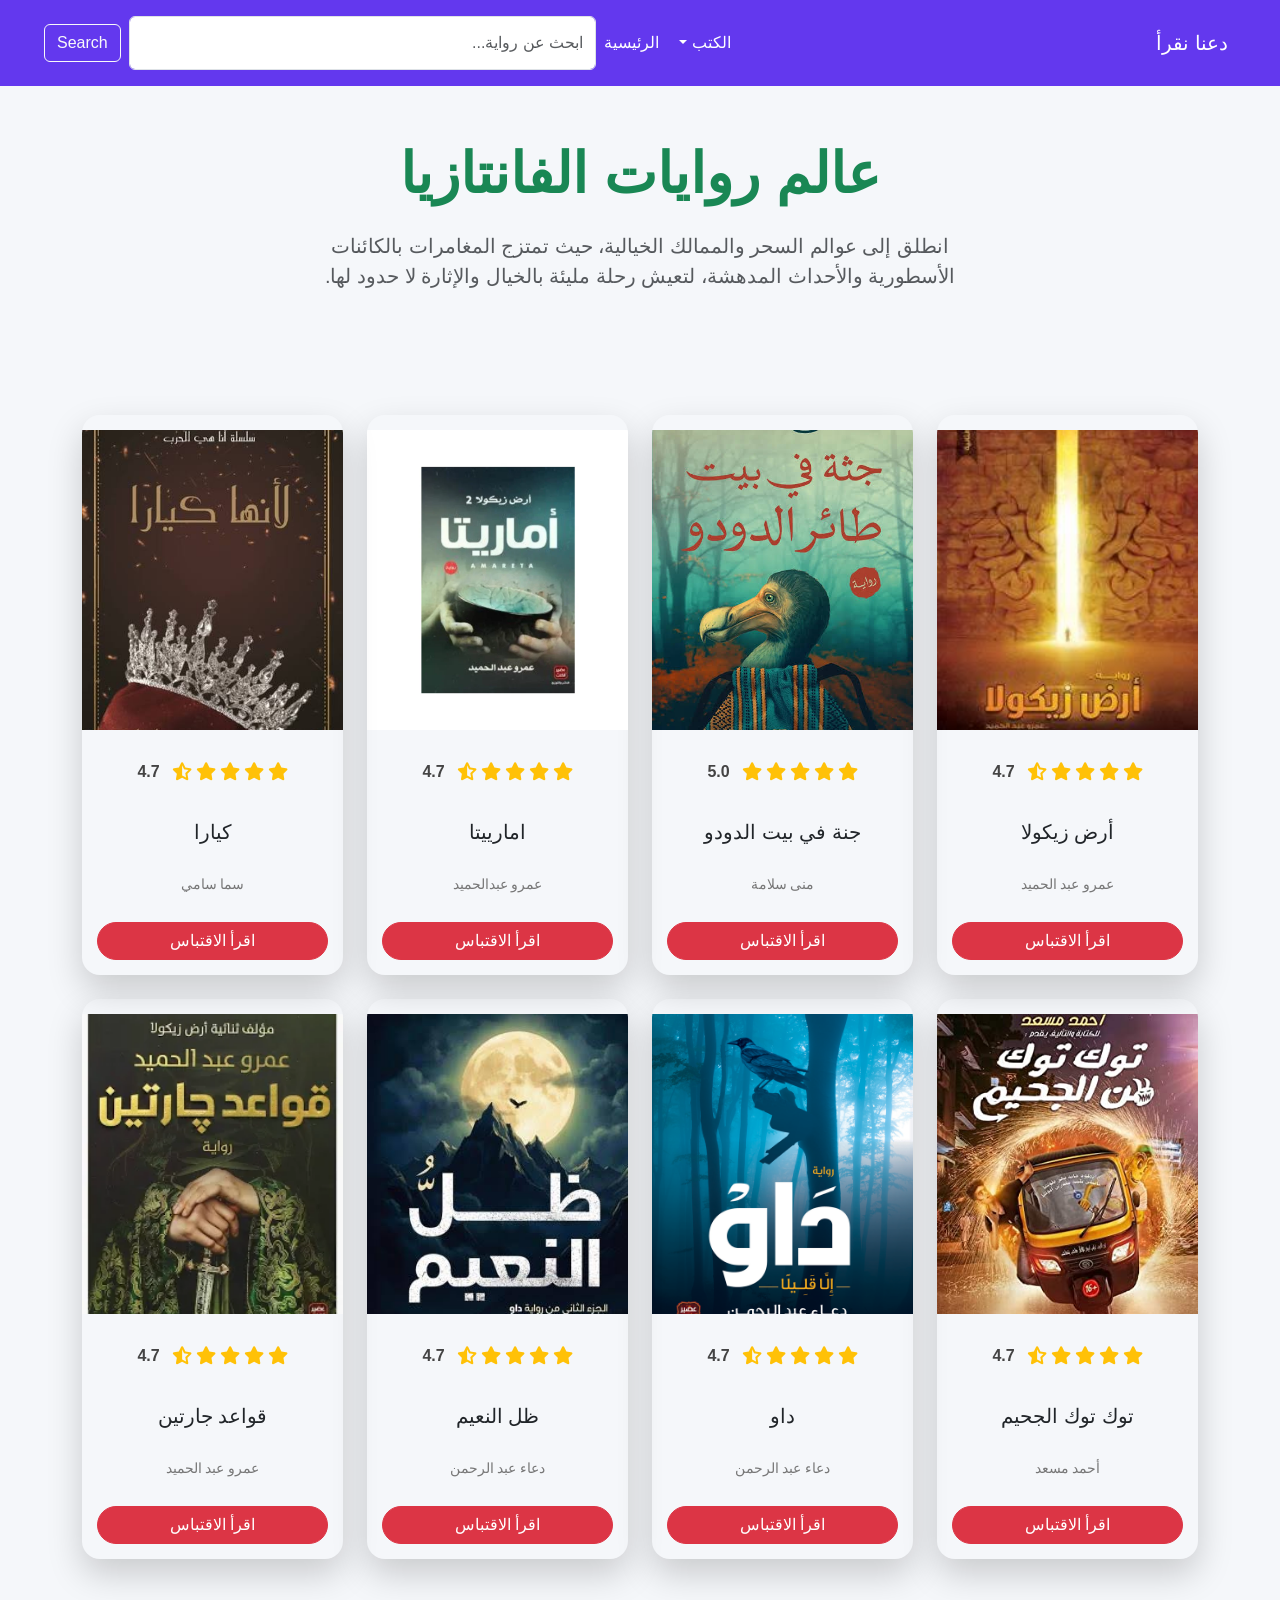
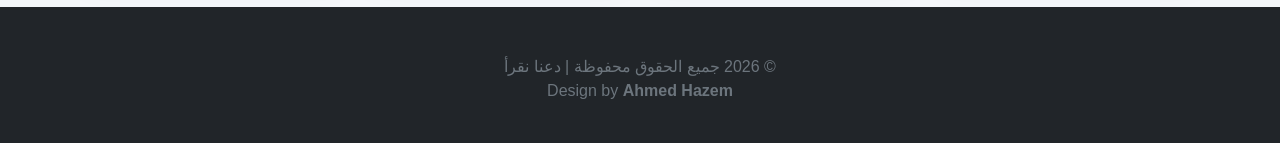
<file: fantasy.html>
<!doctype html>
<html lang="ar" dir="rtl">
  <head>
    <meta charset="UTF-8" />
    <meta name="viewport" content="width=device-width, initial-scale=1.0" />
    <link rel="stylesheet" href="css/bootstrap.min.css" />
    <link rel="stylesheet" href="css/style.css" />
    <!-- Font Awesome -->
    <link
      rel="stylesheet"
      href="https://cdnjs.cloudflare.com/ajax/libs/font-awesome/6.6.0/css/all.min.css"
    />
    <title>فنتازيا</title>
  </head>
  <body>
    <nav class="navbar navbar-expand-lg fixed-top py-3 px-4">
      <div class="container-fluid">
        <a class="navbar-brand" href="#">دعنا نقرأ</a>
        <button
          class="navbar-toggler"
          type="button"
          data-bs-toggle="collapse"
          data-bs-target="#navbarSupportedContent"
        >
          <span class="navbar-toggler-icon"></span>
        </button>
        <div class="collapse navbar-collapse" id="navbarSupportedContent">
          <ul class="navbar-nav me-auto mb-2 mb-lg-0">
            <li class="nav-item dropdown">
              <a
                class="nav-link dropdown-toggle"
                href="#"
                data-bs-toggle="dropdown"
              >
                الكتب
              </a>
              <ul class="dropdown-menu books-menu">
                <li>
                  <h6 class="dropdown-header">أقسام الكتب</h6>
                </li>
                <li>
                  <a class="dropdown-item" href="romantic.html">الرومانسية</a>
                </li>
                <li>
                  <a class="dropdown-item" href="fantasy.html">الفانتازيا</a>
                </li>
                <li><a class="dropdown-item" href="drama.html">الدراما</a></li>
                <li><a class="dropdown-item" href="crime.html">الجريمة</a></li>
                <li><a class="dropdown-item" href="horror.html">الرعب</a></li>
                <li>
                  <a class="dropdown-item" href="development.html"
                    >تطوير الذات</a
                  >
                </li>
              </ul>
                <li class="nav-item">
    <a class="nav-link" href="index.html">الرئيسية</a>
  </li>
            </li>
          </ul>
<form class="d-flex w-50 " id="searchForm">
  <input
    id="searchInput"
    class="form-control "
    type="search"
    placeholder="ابحث عن رواية..."
  />

  <button class="btn btn-outline-light m-2 " type="submit">
    Search
  </button>
</form>
        </div>
      </div>
    </nav>
    <!--  Page Introduction  -->
    <!-- Page Introduction -->
     
    <section class="hero text-center">
      <header class="container">
        <h1 class="display-4 fw-bold text-success">عالم روايات الفانتازيا</h1>
        <p class="lead text-muted mx-auto mt-4" style="max-width: 700px">
          انطلق إلى عوالم السحر والممالك الخيالية، حيث تمتزج المغامرات بالكائنات
          الأسطورية والأحداث المدهشة، لتعيش رحلة مليئة بالخيال والإثارة لا حدود
          لها.
        </p>
      </header>
    </section>
    <!--book card-->
    <section id="books" class="container my-5">
     <div class="row g-4">
    <!-- card 1 -->
    <div class="col-12 col-md-6 col-lg-3" id="أرض-زيكولا">
      <div class="book">
        <div class="book-inner">
          <div class="book-front">
            <img class="book-cover card-img-top" src="photo/الفانتازيا/ارض زيكولا.png" alt="أرض زيكولا" />
            <div class="book-info">
              <div class="rating mb-2">
                <i class="fa-solid fa-star"></i>
                <i class="fa-solid fa-star"></i>
                <i class="fa-solid fa-star"></i>
                <i class="fa-solid fa-star"></i>
                <i class="fa-solid fa-star-half-stroke"></i>
                <span>4.7</span>
              </div>
              <h5>أرض زيكولا</h5>
              <small>عمرو عبد الحميد</small>
              <button class="btn btn-danger rounded-pill mt-2 flip-btn">اقرأ الاقتباس</button>
            </div>
          </div>
          <div class="book-back">
            <h4>اقتباس</h4>
            <blockquote>«في زيكولا لا تُقاس قيمة الإنسان بالمال، بل بما يملكه من ذكاء.»</blockquote>
            <button class="btn btn-outline-light rounded-pill mt-3 back-btn">رجوع</button>
          </div>
        </div>
      </div>
    </div>

    <!-- card 2 -->
    <div class="col-12 col-md-6 col-lg-3" id="جنة-في-بيت-الدودو">
      <div class="book">
        <div class="book-inner">
          <div class="book-front">
            <img class="book-cover card-img-top" src="photo/الفانتازيا/الدودو.png" alt="جنة في بيت الدودو" />
            <div class="book-info">
              <div class="rating mb-2">
                <i class="fa-solid fa-star"></i>
                <i class="fa-solid fa-star"></i>
                <i class="fa-solid fa-star"></i>
                <i class="fa-solid fa-star"></i>
                <i class="fa-solid fa-star"></i>
                <span>5.0</span>
              </div>
              <h5>جنة في بيت الدودو</h5>
              <small>منى سلامة</small>
              <button class="btn btn-danger rounded-pill mt-2 flip-btn">اقرأ الاقتباس</button>
            </div>
          </div>
          <div class="book-back">
            <h4>اقتباس</h4>
            <blockquote>«أحيانًا يكون الطريق إلى الحقيقة أغرب من الخيال نفسه.»</blockquote>
            <button class="btn btn-outline-light rounded-pill mt-3 back-btn">رجوع</button>
          </div>
        </div>
      </div>
    </div>

    <!-- card 3 -->
    <div class="col-12 col-md-6 col-lg-3" id="امارييتا">
      <div class="book">
        <div class="book-inner">
          <div class="book-front">
            <img class="book-cover card-img-top" src="photo/الفانتازيا/اماريتيا.png" alt="امارييتا" />
            <div class="book-info">
              <div class="rating mb-2">
                <i class="fa-solid fa-star"></i>
                <i class="fa-solid fa-star"></i>
                <i class="fa-solid fa-star"></i>
                <i class="fa-solid fa-star"></i>
                <i class="fa-solid fa-star-half-stroke"></i>
                <span>4.7</span>
              </div>
              <h5>امارييتا</h5>
              <small>عمرو عبدالحميد</small>
              <button class="btn btn-danger rounded-pill mt-2 flip-btn">اقرأ الاقتباس</button>
            </div>
          </div>
          <div class="book-back">
            <h4>اقتباس</h4>
            <blockquote>«في بعض المدن... يكون النجاة ثمنها أغلى من الحياة نفسها.»</blockquote>
            <button class="btn btn-outline-light rounded-pill mt-3 back-btn">رجوع</button>
          </div>
        </div>
      </div>
    </div>

    <!-- card 4 -->
    <div class="col-12 col-md-6 col-lg-3" id="كيارا">
      <div class="book">
        <div class="book-inner">
          <div class="book-front">
            <img class="book-cover card-img-top" src="photo/الفانتازيا/كيارا.png" alt="كيارا" />
            <div class="book-info">
              <div class="rating mb-2">
                <i class="fa-solid fa-star"></i>
                <i class="fa-solid fa-star"></i>
                <i class="fa-solid fa-star"></i>
                <i class="fa-solid fa-star"></i>
                <i class="fa-solid fa-star-half-stroke"></i>
                <span>4.7</span>
              </div>
              <h5>كيارا</h5>
              <small>سما سامي</small>
              <button class="btn btn-danger rounded-pill mt-2 flip-btn">اقرأ الاقتباس</button>
            </div>
          </div>
          <div class="book-back">
            <h4>اقتباس</h4>
            <blockquote>«ليست كل التيجان تصنع الملوك... وبعضها يصنع الحروب.»</blockquote>
            <button class="btn btn-outline-light rounded-pill mt-3 back-btn">رجوع</button>
          </div>
        </div>
      </div>
    </div>

    <!-- card 5 -->
    <div class="col-12 col-md-6 col-lg-3" id="توك-توك-الجحيم">
      <div class="book">
        <div class="book-inner">
          <div class="book-front">
            <img class="book-cover card-img-top" src="photo/الفانتازيا/توك توك الجحيم .png" alt="توك توك الجحيم" />
            <div class="book-info">
              <div class="rating mb-2">
                <i class="fa-solid fa-star"></i>
                <i class="fa-solid fa-star"></i>
                <i class="fa-solid fa-star"></i>
                <i class="fa-solid fa-star"></i>
                <i class="fa-solid fa-star-half-stroke"></i>
                <span>4.7</span>
              </div>
              <h5>توك توك الجحيم</h5>
              <small>أحمد مسعد</small>
              <button class="btn btn-danger rounded-pill mt-2 flip-btn">اقرأ الاقتباس</button>
            </div>
          </div>
          <div class="book-back">
            <h4>اقتباس</h4>
            <blockquote>«بعض الرحلات تبدأ بخطوة... وتنتهي في مكان لم تتخيل وجوده.»</blockquote>
            <button class="btn btn-outline-light rounded-pill mt-3 back-btn">رجوع</button>
          </div>
        </div>
      </div>
    </div>

    <!-- card 6 -->
    <div class="col-12 col-md-6 col-lg-3" id="داو">
      <div class="book">
        <div class="book-inner">
          <div class="book-front">
            <img class="book-cover card-img-top" src="photo/الفانتازيا/داو.png" alt="داو" />
            <div class="book-info">
              <div class="rating mb-2">
                <i class="fa-solid fa-star"></i>
                <i class="fa-solid fa-star"></i>
                <i class="fa-solid fa-star"></i>
                <i class="fa-solid fa-star"></i>
                <i class="fa-solid fa-star-half-stroke"></i>
                <span>4.7</span>
              </div>
              <h5>داو</h5>
              <small>دعاء عبد الرحمن</small>
              <button class="btn btn-danger rounded-pill mt-2 flip-btn">اقرأ الاقتباس</button>
            </div>
          </div>
          <div class="book-back">
            <h4>اقتباس</h4>
            <blockquote>«الخوف لا يصنع الوحوش... لكنه يمنحها القوة.»</blockquote>
            <button class="btn btn-outline-light rounded-pill mt-3 back-btn">رجوع</button>
          </div>
        </div>
      </div>
    </div>

    <!-- card 7 -->
    <div class="col-12 col-md-6 col-lg-3" id="ظل-النعيم">
      <div class="book">
        <div class="book-inner">
          <div class="book-front">
            <img class="book-cover card-img-top" src="photo/الفانتازيا/ظل.png" alt="ظل النعيم" />
            <div class="book-info">
              <div class="rating mb-2">
                <i class="fa-solid fa-star"></i>
                <i class="fa-solid fa-star"></i>
                <i class="fa-solid fa-star"></i>
                <i class="fa-solid fa-star"></i>
                <i class="fa-solid fa-star-half-stroke"></i>
                <span>4.7</span>
              </div>
              <h5>ظل النعيم</h5>
              <small>دعاء عبد الرحمن</small>
              <button class="btn btn-danger rounded-pill mt-2 flip-btn">اقرأ الاقتباس</button>
            </div>
          </div>
          <div class="book-back">
            <h4>اقتباس</h4>
            <blockquote>«كل باب يُفتح يقود إلى اختيار... وليس كل اختيار نجاة.»</blockquote>
            <button class="btn btn-outline-light rounded-pill mt-3 back-btn">رجوع</button>
          </div>
        </div>
      </div>
    </div>

    <!-- card 8 -->
    <div class="col-12 col-md-6 col-lg-3" id="قواعد-جارتين">
      <div class="book">
        <div class="book-inner">
          <div class="book-front">
            <img class="book-cover card-img-top" src="photo/الفانتازيا/قواعد.png" alt="قواعد جارتين" />
            <div class="book-info">
              <div class="rating mb-2">
                <i class="fa-solid fa-star"></i>
                <i class="fa-solid fa-star"></i>
                <i class="fa-solid fa-star"></i>
                <i class="fa-solid fa-star"></i>
                <i class="fa-solid fa-star-half-stroke"></i>
                <span>4.7</span>
              </div>
              <h5>قواعد جارتين</h5>
              <small>عمرو عبد الحميد</small>
              <button class="btn btn-danger rounded-pill mt-2 flip-btn">اقرأ الاقتباس</button>
            </div>
          </div>
          <div class="book-back">
            <h4>اقتباس</h4>
            <blockquote>«لكل أرض قوانينها... ومن يجهلها يدفع الثمن مهما بلغت قوته.»</blockquote>
            <button class="btn btn-outline-light rounded-pill mt-3 back-btn">رجوع</button>
          </div>
        </div>
      </div>
    </div>
  </div>
    </section>
    <!-- scrollTopBtn -->
    <button id="scrollTopBtn">
      <i class="fa-solid fa-arrow-up"></i>
    </button>
    <!--  Footer  -->
    <footer class="bg-dark text-light pt-5 pb-4 mt-5">
      <p class="text-center text-secondary">
        © 2026 جميع الحقوق محفوظة | دعنا نقرأ
        <br />
        Design by <strong>Ahmed Hazem</strong>
      </p>
    </footer>
    <script src="js/bootstrap.bundle.min.js"></script>
    <script src="js/main.js"></script>
  </body>
</html>
</file>
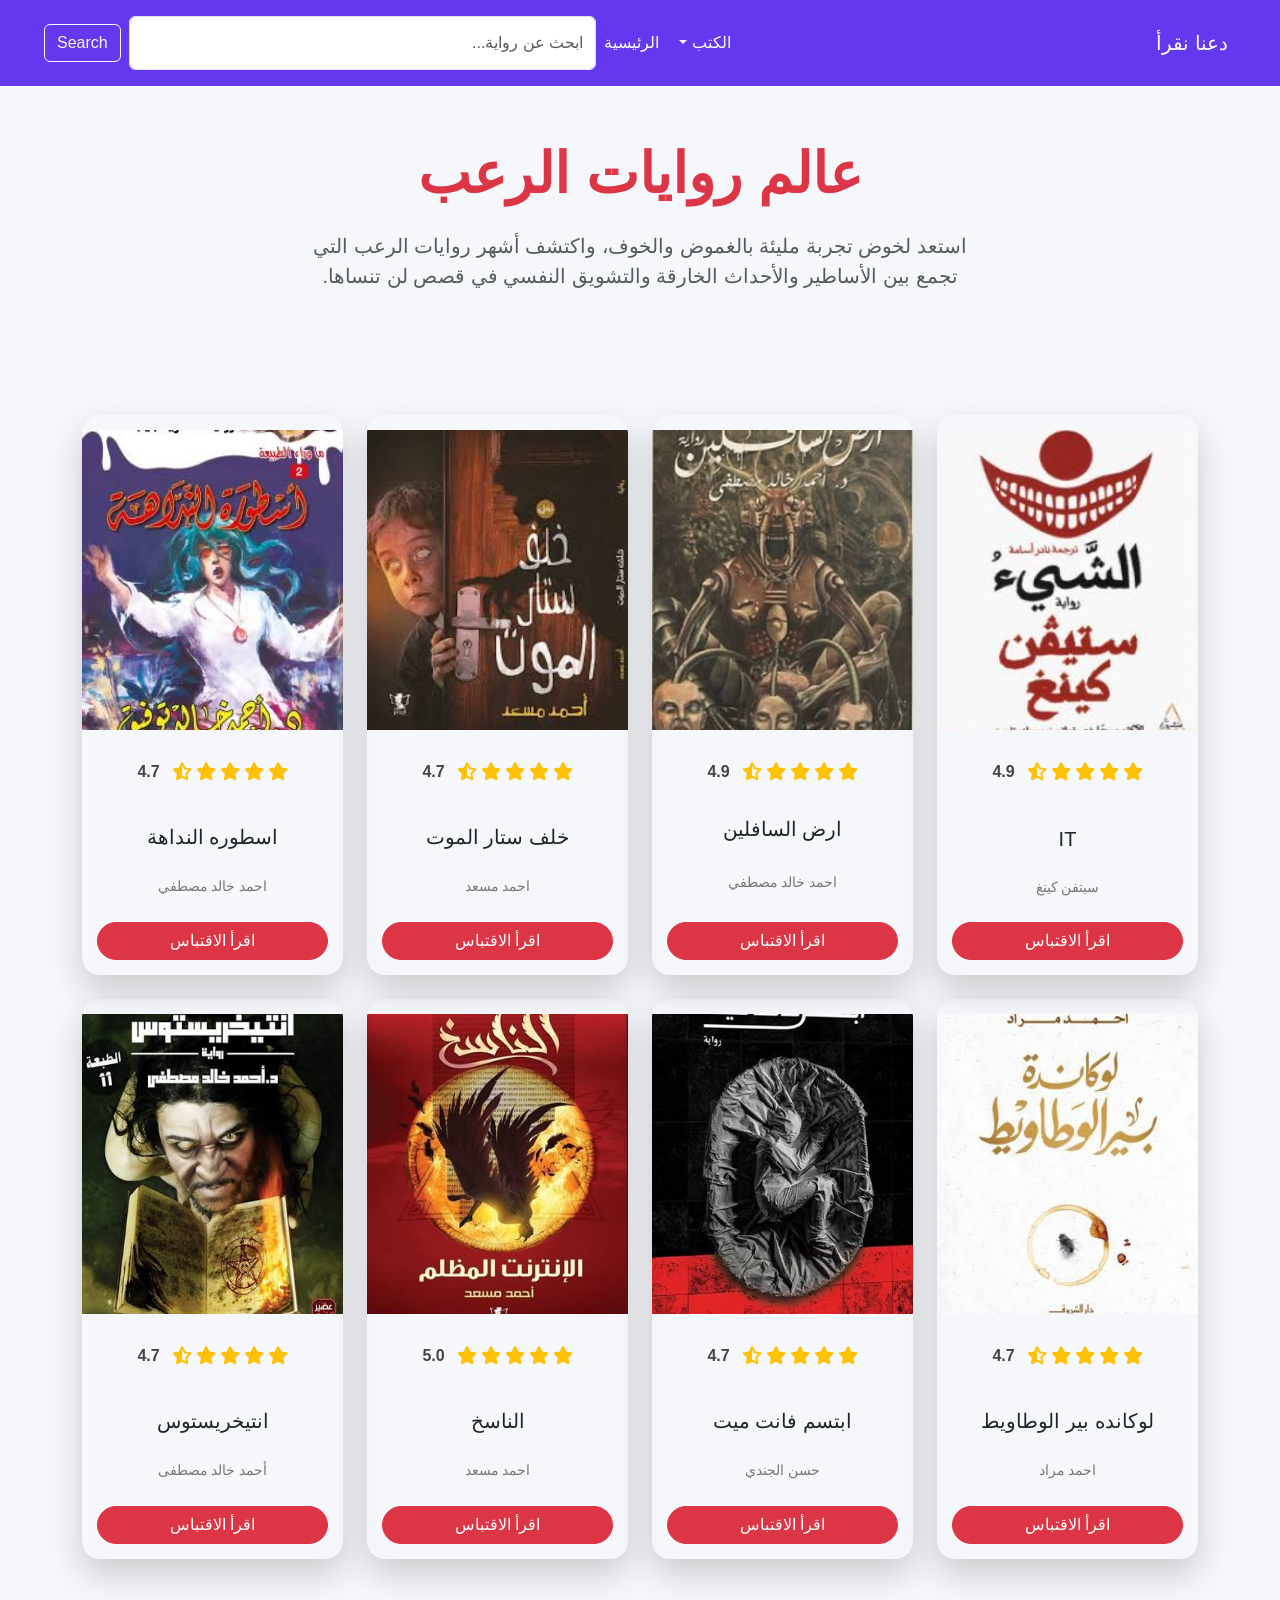
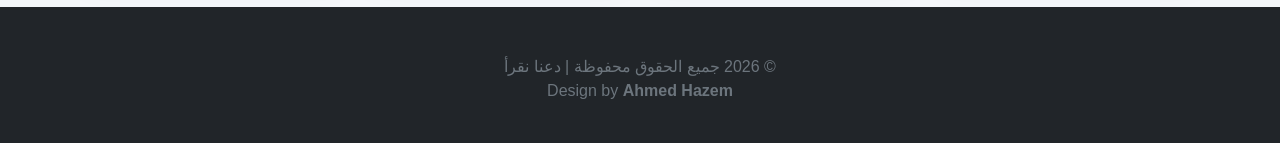
<file: horror.html>
<!doctype html>
<html lang="ar" dir="rtl">
  <head>
    <meta charset="UTF-8" />
    <meta name="viewport" content="width=device-width, initial-scale=1.0" />
    <link rel="stylesheet" href="css/bootstrap.min.css" />
    <link rel="stylesheet" href="css/style.css" />
    <!-- Font Awesome -->
    <link
      rel="stylesheet"
      href="https://cdnjs.cloudflare.com/ajax/libs/font-awesome/6.6.0/css/all.min.css"
    />
    <title>رعب</title>
  </head>
  <body>
    <nav class="navbar navbar-expand-lg fixed-top py-3 px-4">
      <div class="container-fluid">
        <a class="navbar-brand" href="#">دعنا نقرأ</a>
        <button
          class="navbar-toggler"
          type="button"
          data-bs-toggle="collapse"
          data-bs-target="#navbarSupportedContent"
        >
          <span class="navbar-toggler-icon"></span>
        </button>
        <div class="collapse navbar-collapse" id="navbarSupportedContent">
          <ul class="navbar-nav me-auto mb-2 mb-lg-0">
            <li class="nav-item dropdown">
              <a
                class="nav-link dropdown-toggle"
                href="#"
                data-bs-toggle="dropdown"
              >
                الكتب
              </a>

              <ul class="dropdown-menu books-menu">
                <li>
                  <h6 class="dropdown-header">أقسام الكتب</h6>
                </li>

                <li>
                  <a class="dropdown-item" href="romantic.html">الرومانسية</a>
                </li>
                <li>
                  <a class="dropdown-item" href="fantasy.html">الفانتازيا</a>
                </li>
                <li><a class="dropdown-item" href="drama.html">الدراما</a></li>
                <li><a class="dropdown-item" href="crime.html">الجريمة</a></li>
                <li><a class="dropdown-item" href="horror.html">الرعب</a></li>
                <li>
                  <a class="dropdown-item" href="development.html"
                    >تطوير الذات</a
                  >
                </li>
              </ul>
              <li class="nav-item">
            <a class="nav-link" href="index.html">الرئيسية</a>
  </li>
            </li>
          </ul>
<form class="d-flex w-50 " id="searchForm">
  <input
    id="searchInput"
    class="form-control "
    type="search"
    placeholder="ابحث عن رواية..."
  />

  <button class="btn btn-outline-light m-2 " type="submit">
    Search
  </button>
</form>

        </div>
      </div>
    </nav>
    <!-- Page Introduction -->
    <section class="hero text-center">
      <header class="container">
        <h1 class="display-4 fw-bold text-danger">عالم روايات الرعب</h1>
        <p class="lead text-muted mx-auto mt-4" style="max-width: 700px">
          استعد لخوض تجربة مليئة بالغموض والخوف، واكتشف أشهر روايات الرعب التي
          تجمع بين الأساطير والأحداث الخارقة والتشويق النفسي في قصص لن تنساها.
        </p>
      </header>
    </section>
    <!--book card-->
    <section id="books" class="container my-5">
      <div class="row g-4">
        <!-- card1-->
        <div class="col-12 col-md-6 col-lg-3">
          <div class="book">
            <div class="book-inner">
              <div class="book-front">
                <img class="book-cover card-img-top" src="photo/الرعب/It.png" />

                <div class="book-info">
                  <div class="rating">
                    <div class="rating mb-1">
                      <i class="fa-solid fa-star"></i>
                      <i class="fa-solid fa-star"></i>
                      <i class="fa-solid fa-star"></i>
                      <i class="fa-solid fa-star"></i>
                      <i class="fa-solid fa-star-half-stroke"></i>
                      <span>4.9</span>
                    </div>
                  </div>

                  <h5>IT</h5>

                  <small> سيتفن كينغ</small>
                  <button class="btn btn-danger rounded-pill mt-2 flip-btn">
                    اقرأ الاقتباس
                  </button>
                </div>
              </div>
              <div class="book-back">
                <h4>اقتباس</h4>
                <blockquote>
                  "ليس هناك أصدقاء جيدون، وليس هناك أصدقاء سيئون؛ هناك فقط أشخاص
                  تريدهم، وتحتاج إلى أن تكون معهم. أشخاص يبنون بيوتهم في قلبك".
                </blockquote>
                <button
                  class="btn btn-outline-light rounded-pill mt-3 back-btn"
                >
                  رجوع
                </button>
              </div>
            </div>
          </div>
        </div>
        <!--card 2 -->
        <div class="col-12 col-md-6 col-lg-3">
          <div class="book">
            <div class="book-inner">
              <div class="book-front">
                <img
                  class="book-cover card-img-top"
                  src="photo/الرعب/أرض السافلين.png"
                />
                <div class="book-info">
                  <div class="rating mb-1">
                    <i class="fa-solid fa-star"></i>
                    <i class="fa-solid fa-star"></i>
                    <i class="fa-solid fa-star"></i>
                    <i class="fa-solid fa-star"></i>
                    <i class="fa-solid fa-star-half-stroke"></i>
                    <span>4.9</span>
                  </div>
                  <h5>ارض السافلين</h5>
                  <small>احمد خالد مصطفي</small>
                  <button class="btn btn-danger rounded-pill mt-2 flip-btn">
                    اقرأ الاقتباس
                  </button>
                </div>
              </div>
              <div class="book-back">
                <h4>اقتباس</h4>
                <blockquote>
                  "هي الأرض التي تخون فيها زوجتك وتبيع فيها دولتك وتكفر فيها
                  بربك ولا تبالي.. فكل قانون على هذه الأرض سقط.. وكل قناع على
                  هذا الوجه انكسر.. ولم تعد فيها إلا سافلاً تسير مع السافلين ولا
                  تبالي"
                </blockquote>
                <button
                  class="btn btn-outline-light rounded-pill mt-3 back-btn"
                >
                  رجوع
                </button>
              </div>
            </div>
          </div>
        </div>
        <!-- card3 -->
        <div class="col-12 col-md-6 col-lg-3">
          <div class="book">
            <div class="book-inner">
              <div class="book-front">
                <img
                  class="book-cover card-img-top"
                  src="photo/الرعب/خلف-ستار-الموت-دار-إبداع-بيت-الكتب.png"
                />
                <div class="book-info">
                  <div class="rating">
                    <i class="fa-solid fa-star"></i>
                    <i class="fa-solid fa-star"></i>
                    <i class="fa-solid fa-star"></i>
                    <i class="fa-solid fa-star"></i>
                    <i class="fa-solid fa-star-half-stroke"></i>
                    <span>4.7</span>
                  </div>
                  <h5>خلف ستار الموت</h5>
                  <small>احمد مسعد</small>
                  <button class="btn btn-danger rounded-pill mt-2 flip-btn">
                    اقرأ الاقتباس
                  </button>
                </div>
              </div>
              <div class="book-back">
                <h4>اقتباس</h4>
                <blockquote>
                  ثم كان فجرُ البناء.. فأضاءت النجومُ الكون. تمرد مولود الظلام..
                  وحارب لأجل أن يبقى الظلام. حارب كي تبقى الفوضى والدمار. فوزَّع
                  الإله خلقه على أبعاد ستة.. وانحصر الظلام في بُعدٍ سابع.. ونُفي
                  إليه مولود الظلام.
                </blockquote>
                <button
                  class="btn btn-outline-light rounded-pill mt-3 back-btn"
                >
                  رجوع
                </button>
              </div>
            </div>
          </div>
        </div>
        <!--card 4 -->
        <div class="col-12 col-md-6 col-lg-3">
          <div class="book">
            <div class="book-inner">
              <div class="book-front">
                <img
                  class="book-cover card-img-top"
                  src="photo/الرعب/أسطورة النداهة.png"
                />
                <div class="book-info">
                  <div class="rating">
                    <i class="fa-solid fa-star"></i>
                    <i class="fa-solid fa-star"></i>
                    <i class="fa-solid fa-star"></i>
                    <i class="fa-solid fa-star"></i>
                    <i class="fa-solid fa-star-half-stroke"></i>
                    <span>4.7</span>
                  </div>
                  <h5>اسطوره النداهة</h5>
                  <small>احمد خالد مصطفي</small>
                  <button class="btn btn-danger rounded-pill mt-2 flip-btn">
                    اقرأ الاقتباس
                  </button>
                </div>
              </div>
              <div class="book-back">
                <h4>اقتباس</h4>
                <blockquote>
                  "هل تسمعون هذا الصوت العميق الساحر القادم من المجهول..؟! دعوني
                  ألحق به.. ستقول أمهاتكم إن هذا هو صوت النداهة، وإن ما من إنسان
                  لبّاه إلا واختفى كل أثر له!"
                </blockquote>
                <button
                  class="btn btn-outline-light rounded-pill mt-3 back-btn"
                >
                  رجوع
                </button>
              </div>
            </div>
          </div>
        </div>
        <!-- card5 -->
        <div class="col-12 col-md-6 col-lg-3">
          <div class="book">
            <div class="book-inner">
              <div class="book-front">
                <img
                  class="book-cover card-img-top"
                  src="photo/الرعب/لوكاندة بير الوطاويط.png"
                />
                <div class="book-info">
                  <div class="rating">
                    <i class="fa-solid fa-star"></i>
                    <i class="fa-solid fa-star"></i>
                    <i class="fa-solid fa-star"></i>
                    <i class="fa-solid fa-star"></i>
                    <i class="fa-solid fa-star-half-stroke"></i>
                    <span>4.7</span>
                  </div>
                  <h5>لوكانده بير الوطاويط</h5>
                  <small>احمد مراد</small>
                  <button class="btn btn-danger rounded-pill mt-2 flip-btn">
                    اقرأ الاقتباس
                  </button>
                </div>
              </div>
              <div class="book-back">
                <h4>اقتباس</h4>
                <blockquote>
                  «يا أيها الإنسان، كم أنت هيّن وهشّ وهزيل! تمشي على الأرض
                  فتتعثر في أحجار الخبث والخيانة والمُعاناة، ثم تنهال عليك
                  الكلاب والقرود والضباع لتنهش ما تبقى من سيرتك العطرة»
                </blockquote>
                <button
                  class="btn btn-outline-light rounded-pill mt-3 back-btn"
                >
                  رجوع
                </button>
              </div>
            </div>
          </div>
        </div>
        <!--card 6 -->
        <div class="col-12 col-md-6 col-lg-3">
          <div class="book">
            <div class="book-inner">
              <div class="book-front">
                <img
                  class="book-cover card-img-top"
                  src="photo/الرعب/ابتسم فأنت ميت.png"
                />
                <div class="book-info">
                  <div class="rating">
                    <i class="fa-solid fa-star"></i>
                    <i class="fa-solid fa-star"></i>
                    <i class="fa-solid fa-star"></i>
                    <i class="fa-solid fa-star"></i>
                    <i class="fa-solid fa-star-half-stroke"></i>
                    <span>4.7</span>
                  </div>
                  <h5>ابتسم فانت ميت</h5>
                  <small>حسن الجندي</small>
                  <button class="btn btn-danger rounded-pill mt-2 flip-btn">
                    اقرأ الاقتباس
                  </button>
                </div>
              </div>
              <div class="book-back">
                <h4>اقتباس</h4>
                <blockquote>
                  لا يمكنك أن تجبر أحداً على الابتسام... إلا وهو ميت"
                </blockquote>
                <button
                  class="btn btn-outline-light rounded-pill mt-3 back-btn"
                >
                  رجوع
                </button>
              </div>
            </div>
          </div>
        </div>
        <!--card 7 -->
        <div class="col-12 col-md-6 col-lg-3">
          <div class="book">
            <div class="book-inner">
              <div class="book-front">
                <img
                  class="book-cover card-img-top"
                  src="photo/الرعب/الناسخ .png"
                />
                <div class="book-info">
                  <div class="rating">
                    <i class="fa-solid fa-star"></i>
                    <i class="fa-solid fa-star"></i>
                    <i class="fa-solid fa-star"></i>
                    <i class="fa-solid fa-star"></i>
                    <i class="fa-solid fa-star"></i>
                    <span>5.0</span>
                  </div>
                  <h5>الناسخ</h5>
                  <small>احمد مسعد</small>
                  <button class="btn btn-danger rounded-pill mt-2 flip-btn">
                    اقرأ الاقتباس
                  </button>
                </div>
              </div>
              <div class="book-back">
                <h4>اقتباس</h4>
                <blockquote>
                  عن كل هذا نحكي.. نحن هنا قبل أن يُوجد بَنُو جنسك.. شهدنا
                  الخطيئة الأولى حين تلوَّن الأبيض بالأسود، وشهدنا سقوط لوسيفر
                  من عِلِّيِّين، شهدنا جريمة ابن آدم الأولى، وعلَّمناه كيف
                  يُواريها، سنأخذك معنا في جولة عبر الإنترنت المظلم Dark Web
                  لتشهد على قوتنا وسطوتنا
                </blockquote>
                <button
                  class="btn btn-outline-light rounded-pill mt-3 back-btn"
                >
                  رجوع
                </button>
              </div>
            </div>
          </div>
        </div>
        <!--card 8 -->
        <div class="col-12 col-md-6 col-lg-3">
          <div class="book">
            <div class="book-inner">
              <div class="book-front">
                <img
                  class="book-cover card-img-top"
                  src="photo/الرعب/انتيخريستوس.png"
                />

                <div class="book-info">
                  <div class="rating">
                    <i class="fa-solid fa-star"></i>
                    <i class="fa-solid fa-star"></i>
                    <i class="fa-solid fa-star"></i>
                    <i class="fa-solid fa-star"></i>
                    <i class="fa-solid fa-star-half-stroke"></i>
                    <span>4.7</span>
                  </div>
                  <h5>انتيخريستوس</h5>
                  <small>أحمد خالد مصطفى</small>
                  <button class="btn btn-danger rounded-pill mt-2 flip-btn">
                    اقرأ الاقتباس
                  </button>
                </div>
              </div>
              <div class="book-back">
                <h4>اقتباس</h4>
                <blockquote>
                  "نحن من نادي أول مرة وقال: حرية.. إخاء.. مساواة.. كلمات كلما
                  رددها الناس كلما فشلوا أكثر وتقيدت حريتهم أكثر."
                </blockquote>
                <button
                  class="btn btn-outline-light rounded-pill mt-3 back-btn"
                >
                  رجوع
                </button>
              </div>
            </div>
          </div>
        </div>
      </div>
    </section>
    <!-- scrollTopBtn -->
    <button id="scrollTopBtn">
      <i class="fa-solid fa-arrow-up"></i>
    </button>
    <!--  Footer  -->
    <footer class="bg-dark text-light pt-5 pb-4 mt-5">
      <p class="text-center text-secondary">
        © 2026 جميع الحقوق محفوظة | دعنا نقرأ
        <br />
        Design by <strong>Ahmed Hazem</strong>
      </p>
    </footer>
    <script src="js/main.js"></script>

    <script src="js/bootstrap.bundle.min.js"></script>
  </body>
</html>
</file>
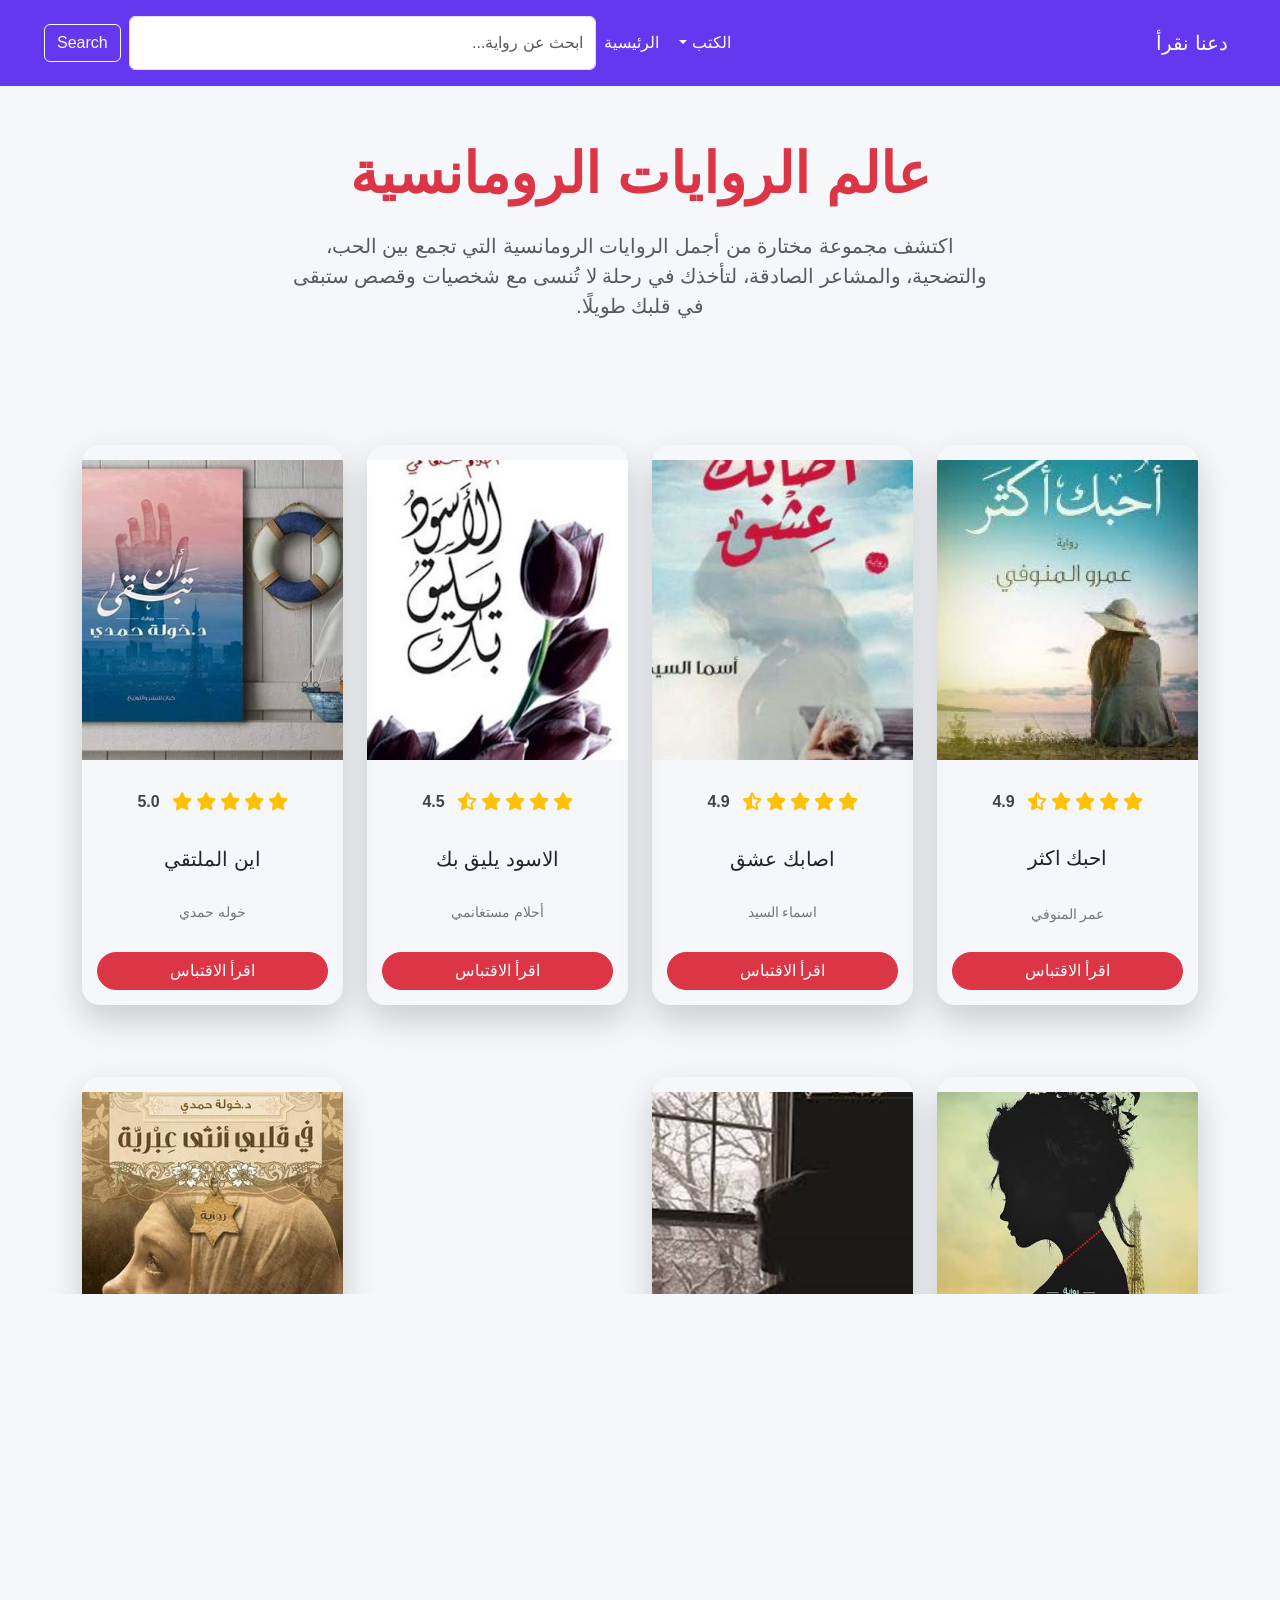
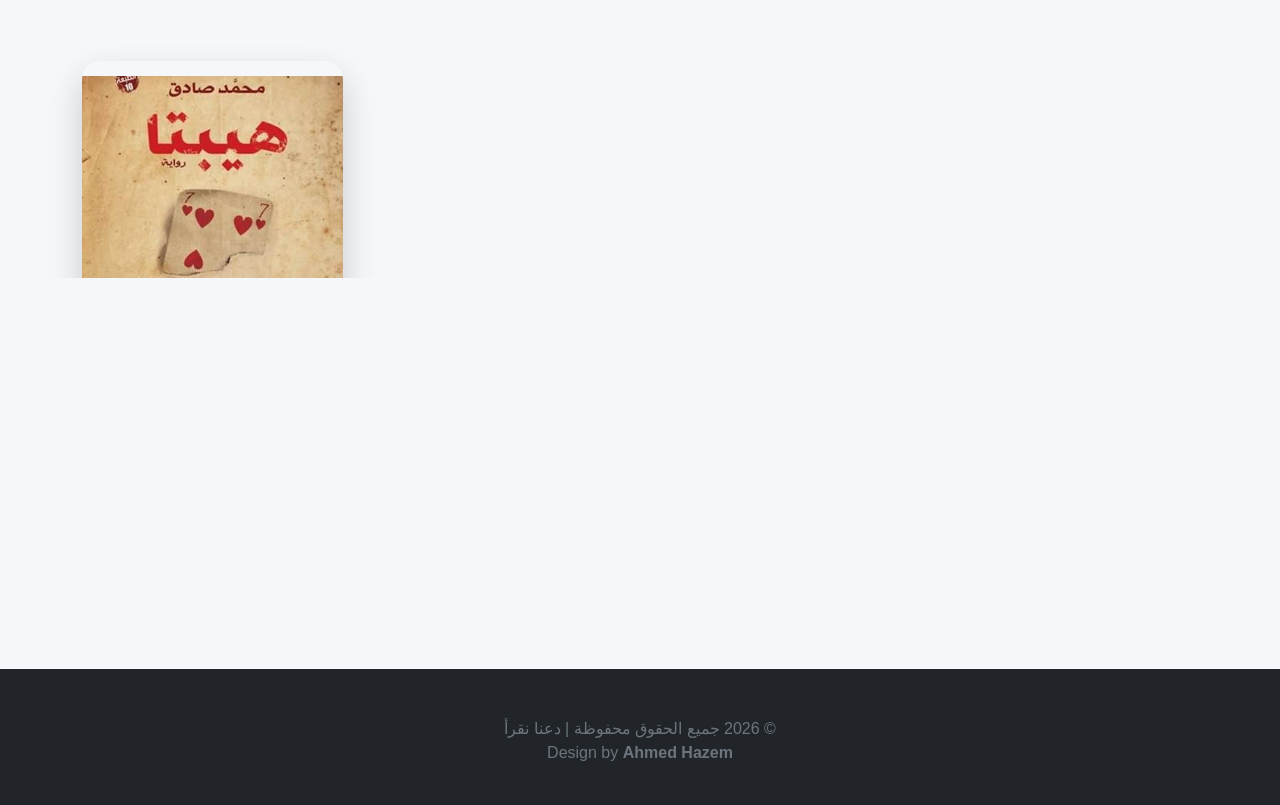
<file: romantic.html>
<!doctype html>
<html lang="ar" dir="rtl">
  <head>
    <meta charset="UTF-8" />
    <meta name="viewport" content="width=device-width, initial-scale=1.0" />
    <link rel="stylesheet" href="css/bootstrap.min.css" />
    <link rel="stylesheet" href="css/style.css" />
    <!-- Font Awesome -->
    <link
      rel="stylesheet"
      href="https://cdnjs.cloudflare.com/ajax/libs/font-awesome/6.6.0/css/all.min.css"
    />
    <title>الروايات الرومانسية</title>
  </head>
  <body>
    <!-- ================= Navbar ================= -->

    <nav class="navbar navbar-expand-lg fixed-top py-3 px-4">
      <div class="container-fluid">
        <a class="navbar-brand" href="#">دعنا نقرأ</a>
        <button
          class="navbar-toggler"
          type="button"
          data-bs-toggle="collapse"
          data-bs-target="#navbarSupportedContent"
        >
          <span class="navbar-toggler-icon"></span>
        </button>
        <div class="collapse navbar-collapse" id="navbarSupportedContent">
          <ul class="navbar-nav me-auto mb-2 mb-lg-0">
            <li class="nav-item dropdown">
              <a
                class="nav-link dropdown-toggle"
                href="#"
                data-bs-toggle="dropdown"
              >
                الكتب
              </a>
  
              <ul class="dropdown-menu books-menu">
                <li>
                  <h6 class="dropdown-header">أقسام الكتب</h6>
                </li>

                <li>
                  <a class="dropdown-item" href="romantic.html">الرومانسية</a>
                </li>
                <li>
                  <a class="dropdown-item" href="fantasy.html">الفانتازيا</a>
                </li>
                <li><a class="dropdown-item" href="drama.html">الدراما</a></li>
                <li><a class="dropdown-item" href="crime.html">الجريمة</a></li>
                <li><a class="dropdown-item" href="horror.html">الرعب</a></li>
                <li>
                  <a class="dropdown-item" href="development.html"
                    >تطوير الذات</a
                  >
                </li>
              </ul>
              <li class="nav-item">
                <a class="nav-link" href="index.html">الرئيسية</a>
          </li>
            </li>
          </ul>
<form class="d-flex w-50 " id="searchForm">
  <input
    id="searchInput"
    class="form-control "
    type="search"
    placeholder="ابحث عن رواية..."
  />
  <button class="btn btn-outline-light m-2 " type="submit">
    Search
  </button>
</form>
        </div>
      </div>
    </nav>
    <!--  Page Introduction  -->
    <section class="hero text-center">
      <header class="container">
        <h1 class="display-4 fw-bold text-danger">عالم الروايات الرومانسية</h1>
        <p class="lead text-muted mx-auto mt-4" style="max-width: 700px">
          اكتشف مجموعة مختارة من أجمل الروايات الرومانسية التي تجمع بين الحب،
          والتضحية، والمشاعر الصادقة، لتأخذك في رحلة لا تُنسى مع شخصيات وقصص
          ستبقى في قلبك طويلًا.
        </p>
      </header>
    </section>
    <!--book card-->
    <section id="books" class="container my-5">
      <div class="row g-4">

  <!-- card 1 -->
 <div class="col col-12 col-md-6 col-lg-3 pb-5" id="احبك-اكثر">
  <div class="book">
    <div class="book-inner">
      <div class="book-front">
        <img
          class="book-cover card-img-top"
          src="photo/الرومانسية/احبك اكثر.png"
          alt="احبك اكثر"
        />
        <div class="book-info">
          <div class="rating mb-1">
            <i class="fa-solid fa-star"></i>
            <i class="fa-solid fa-star"></i>
            <i class="fa-solid fa-star"></i>
            <i class="fa-solid fa-star"></i>
            <i class="fa-solid fa-star-half-stroke"></i>
            <span>4.9</span>
          </div>
          <h5 class="mb-1">احبك اكثر</h5>
          <small>عمر المنوفي</small>
          <!-- تم تعديل mb-5 إلى mb-0 -->
          <button class="btn btn-danger rounded-pill mt-2 flip-btn mb-0">
            اقرأ الاقتباس
          </button>
        </div>
      </div>
      <div class="book-back">
        <h4>اقتباس</h4>
        <blockquote>
          "حين يصبح وجودك سببًا لطمأنينتي، أدرك أن الحب لم يعد اختيارًا، بل وطنًا."
        </blockquote>
        <button class="btn btn-outline-light rounded-pill mt-3 back-btn">
          رجوع
        </button>
      </div>
    </div>
  </div>
</div>

  <!-- card 2 -->
  <div class="col col-12 col-md-6 col-lg-3" id="اصابك-عشق">
    <div class="book">
      <div class="book-inner">
        <div class="book-front">
          <img class="book-cover card-img-top" src="photo/الرومانسية/اصابك عشق.png" alt="اصابك عشق" />
          <div class="book-info">
            <div class="rating mb-1">
              <i class="fa-solid fa-star"></i>
              <i class="fa-solid fa-star"></i>
              <i class="fa-solid fa-star"></i>
              <i class="fa-solid fa-star"></i>
              <i class="fa-solid fa-star-half-stroke"></i>
              <span>4.9</span>
            </div>
            <h5>اصابك عشق</h5>
            <small>اسماء السيد</small>
            <button class="btn btn-danger rounded-pill mt-2 flip-btn">
              اقرأ الاقتباس
            </button>
          </div>
        </div>
        <div class="book-back">
          <h4>اقتباس</h4>
          <blockquote>
            "بعض القلوب لا تُهزم إلا حين تقع في حبٍ لم تكن تنتظره."
          </blockquote>
          <button class="btn btn-outline-light rounded-pill mt-3 back-btn">
            رجوع
          </button>
        </div>
      </div>
    </div>
  </div>

  <!-- card 3 -->
  <div class="col col-12 col-md-6 col-lg-3" id="الاسود-يليق-بك">
    <div class="book">
      <div class="book-inner">
        <div class="book-front">
          <img class="book-cover card-img-top" src="photo/الرومانسية/الاسود يليق بك.png" alt="الاسود يليق بك" />
          <div class="book-info">
            <div class="rating mb-1">
              <i class="fa-solid fa-star"></i>
              <i class="fa-solid fa-star"></i>
              <i class="fa-solid fa-star"></i>
              <i class="fa-solid fa-star"></i>
              <i class="fa-solid fa-star-half-stroke"></i>
              <span>4.5</span>
            </div>
            <h5>الاسود يليق بك</h5>
            <small>أحلام مستغانمي</small>
            <button class="btn btn-danger rounded-pill mt-2 flip-btn">
              اقرأ الاقتباس
            </button>
          </div>
        </div>
        <div class="book-back">
          <h4>اقتباس</h4>
          <blockquote>
            "الكبرياء لا يمنع الحب، لكنه يختبر صدقه في كل مرة."
          </blockquote>
          <button class="btn btn-outline-light rounded-pill mt-3 back-btn">
            رجوع
          </button>
        </div>
      </div>
    </div>
  </div>

  <!-- card 4 -->
  <div class="col col-12 col-md-6 col-lg-3" id="اين-الملتقي">
    <div class="book">
      <div class="book-inner">
        <div class="book-front">
          <img class="book-cover card-img-top" src="photo/الرومانسية/اين الملتقي.png" alt="اين الملتقي" />
          <div class="book-info">
            <div class="rating mb-1">
              <i class="fa-solid fa-star"></i>
              <i class="fa-solid fa-star"></i>
              <i class="fa-solid fa-star"></i>
              <i class="fa-solid fa-star"></i>
              <i class="fa-solid fa-star"></i>
              <span>5.0</span>
            </div>
            <h5>اين الملتقي</h5>
            <small>خوله حمدي</small>
            <button class="btn btn-danger rounded-pill mt-2 flip-btn">
              اقرأ الاقتباس
            </button>
          </div>
        </div>
        <div class="book-back">
          <h4>اقتباس</h4>
          <blockquote>
            "كل الطرق التي فرقتنا كانت تمهد للقاءٍ يعرفه القدر."
          </blockquote>
          <button class="btn btn-outline-light rounded-pill mt-3 back-btn">
            رجوع
          </button>
        </div>
      </div>
    </div>
  </div>

  <!-- card 5 -->
  <div class="col col-12 col-md-6 col-lg-3" id="غربة-الياسمين">
    <div class="book">
      <div class="book-inner">
        <div class="book-front">
          <img class="book-cover card-img-top" src="photo/الرومانسية/غربيه الياسمين.png" alt="غربة الياسمين" />
          <div class="book-info">
            <div class="rating mb-1">
              <i class="fa-solid fa-star"></i>
              <i class="fa-solid fa-star"></i>
              <i class="fa-solid fa-star"></i>
              <i class="fa-solid fa-star"></i>
              <i class="fa-solid fa-star-half-stroke"></i>
              <span>4.5</span>
            </div>
            <h5>غربة الياسمين</h5>
            <small>خولة حمدي</small>
            <button class="btn btn-danger rounded-pill mt-2 flip-btn">
              اقرأ الاقتباس
            </button>
          </div>
        </div>
        <div class="book-back">
          <h4>اقتباس</h4>
          <blockquote>
            "الغربة ليست في المكان، بل في أن تبحث عمّن يشبه قلبك فلا تجده."
          </blockquote>
          <button class="btn btn-outline-light rounded-pill mt-3 back-btn">
            رجوع
          </button>
        </div>
      </div>
    </div>
  </div>

  <!-- card 6 -->
  <div class="col col-12 col-md-6 col-lg-3" id="فلتغفري">
    <div class="book">
      <div class="book-inner">
        <div class="book-front">
          <img class="book-cover card-img-top" src="photo/الرومانسية/فلتغفر لي.png" alt="فلتغفري" />
          <div class="book-info">
            <div class="rating mb-1">
              <i class="fa-solid fa-star"></i>
              <i class="fa-solid fa-star"></i>
              <i class="fa-solid fa-star"></i>
              <i class="fa-solid fa-star"></i>
              <i class="fa-solid fa-star-half-stroke"></i>
              <span>4.7</span>
            </div>
            <h5>فلتغفري</h5>
            <small>أثير عبد الله النشمي</small>
            <button class="btn btn-danger rounded-pill mt-2 flip-btn">
              اقرأ الاقتباس
            </button>
          </div>
        </div>
        <div class="book-back">
          <h4>اقتباس</h4>
          <blockquote>
            "أثقل الاعتذارات تلك التي تأتي بعد أن يرحل كل شيء."
          </blockquote>
          <button class="btn btn-outline-light rounded-pill mt-3 back-btn">
            رجوع
          </button>
        </div>
      </div>
    </div>
  </div>

  <!-- card 7 -->
  <div class="col col-12 col-md-6 col-lg-3" id="في-بيتنا-رجل">
    <div class="book">
      <div class="book-inner">
        <div class="book-front">
          <img class="book-cover card-img-top" src="photo/الرومانسية/في بيتنا رجل.png" alt="في بيتنا رجل" />
          <div class="book-info">
            <div class="rating mb-1">
              <i class="fa-solid fa-star"></i>
              <i class="fa-solid fa-star"></i>
              <i class="fa-solid fa-star"></i>
              <i class="fa-solid fa-star"></i>
              <i class="fa-solid fa-star-half-stroke"></i>
              <span>4.9</span>
            </div>
            <h5>في بيتنا رجل</h5>
            <small>احسان عبد القدوس</small>
            <button class="btn btn-danger rounded-pill mt-2 flip-btn">
              اقرأ الاقتباس
            </button>
          </div>
        </div>
        <div class="book-back">
          <h4>اقتباس</h4>
          <blockquote>
            "الحرية تستحق أن ندفع ثمنها، مهما بدا الطريق شاقًا."
          </blockquote>
          <button class="btn btn-outline-light rounded-pill mt-3 back-btn">
            رجوع
          </button>
        </div>
      </div>
    </div>
  </div>

  <!-- card 8 -->
  <div class="col col-12 col-md-6 col-lg-3" id="في-قلبي-انثى-عبرية">
    <div class="book">
      <div class="book-inner">
        <div class="book-front">
          <img class="book-cover card-img-top" src="photo/الرومانسية/في قلبي.png" alt="في قلبي انثى عبرية" />
          <div class="book-info">
            <div class="rating mb-1">
              <i class="fa-solid fa-star"></i>
              <i class="fa-solid fa-star"></i>
              <i class="fa-solid fa-star"></i>
              <i class="fa-solid fa-star"></i>
              <i class="fa-solid fa-star-half-stroke"></i>
              <span>4.5</span>
            </div>
            <h5>في قلبي انثى عبرية</h5>
            <small>خولة حمدي</small>
            <button class="btn btn-danger rounded-pill mt-2 flip-btn">
              اقرأ الاقتباس
            </button>
          </div>
        </div>
        <div class="book-back">
          <h4>اقتباس</h4>
          <blockquote>
            "الإيمان الصادق قادر على أن يجمع قلوبًا فرقتها كل الحدود."
          </blockquote>
          <button class="btn btn-outline-light rounded-pill mt-3 back-btn">
            رجوع
          </button>
        </div>
      </div>
    </div>
  </div>

  <!-- card 9 -->
  <div class="col col-12 col-md-6 col-lg-3" id="لن-اسالك">
    <div class="book">
      <div class="book-inner">
        <div class="book-front">
          <img class="book-cover card-img-top" src="photo/الرومانسية/لن اسالك.png" alt="لن اسالك" />
          <div class="book-info">
            <div class="rating mb-1">
              <i class="fa-solid fa-star"></i>
              <i class="fa-solid fa-star"></i>
              <i class="fa-solid fa-star"></i>
              <i class="fa-solid fa-star"></i>
              <i class="fa-solid fa-star-half-stroke"></i>
              <span>4.9</span>
            </div>
            <h5>لن اسالك</h5>
            <small>شريف علي</small>
            <button class="btn btn-danger rounded-pill mt-2 flip-btn">
              اقرأ الاقتباس
            </button>
          </div>
        </div>
        <div class="book-back">
          <h4>اقتباس</h4>
          <blockquote>
            "ليست كل الأسئلة تحتاج إلى إجابة، فبعض الصمت يكشف الحقيقة."
          </blockquote>
          <button class="btn btn-outline-light rounded-pill mt-3 back-btn">
            رجوع
          </button>
        </div>
      </div>
    </div>
  </div>

  <!-- card 10 -->
  <div class="col col-12 col-md-6 col-lg-3" id="ماجدولين">
    <div class="book">
      <div class="book-inner">
        <div class="book-front">
          <img class="book-cover card-img-top" src="photo/الرومانسية/ماجدولين.png" alt="ماجدولين" />
          <div class="book-info">
            <div class="rating mb-1">
              <i class="fa-solid fa-star"></i>
              <i class="fa-solid fa-star"></i>
              <i class="fa-solid fa-star"></i>
              <i class="fa-solid fa-star"></i>
              <i class="fa-solid fa-star-half-stroke"></i>
              <span>4.9</span>
            </div>
            <h5>ماجدولين</h5>
            <small>مصطفي لطفي المنفلوطي</small>
            <button class="btn btn-danger rounded-pill mt-2 flip-btn">
              اقرأ الاقتباس
            </button>
          </div>
        </div>
        <div class="book-back">
          <h4>اقتباس</h4>
          <blockquote>
            "الحب النقي يبقى خالدًا، حتى وإن غابت عنه النهايات السعيدة."
          </blockquote>
          <button class="btn btn-outline-light rounded-pill mt-3 back-btn">
            رجوع
          </button>
        </div>
      </div>
    </div>
  </div>

  <!-- card 11 -->
  <div class="col col-12 col-md-6 col-lg-3" id="مالا-نبوح-به">
    <div class="book">
      <div class="book-inner">
        <div class="book-front">
          <img class="book-cover card-img-top" src="photo/الرومانسية/مالا نبوح .png" alt="مالا نبوح به" />
          <div class="book-info">
            <div class="rating mb-1">
              <i class="fa-solid fa-star"></i>
              <i class="fa-solid fa-star"></i>
              <i class="fa-solid fa-star"></i>
              <i class="fa-solid fa-star"></i>
              <i class="fa-solid fa-star-half-stroke"></i>
              <span>4.9</span>
            </div>
            <h5>مالا نبوح به</h5>
            <small>ساندرا سراج</small>
            <button class="btn btn-danger rounded-pill mt-2 flip-btn">
              اقرأ الاقتباس
            </button>
          </div>
        </div>
        <div class="book-back">
          <h4>اقتباس</h4>
          <blockquote>
            "أكثر المشاعر صدقًا هي تلك التي نعجز عن البوح بها."
          </blockquote>
          <button class="btn btn-outline-light rounded-pill mt-3 back-btn">
            رجوع
          </button>
        </div>
      </div>
    </div>
  </div>

  <!-- card 12 -->
  <div class="col col-12 col-md-6 col-lg-3" id="هيبتا">
    <div class="book">
      <div class="book-inner">
        <div class="book-front">
          <img class="book-cover card-img-top" src="photo/الرومانسية/هبتا.png" alt="هيبتا" />
          <div class="book-info">
            <div class="rating mb-1">
              <i class="fa-solid fa-star"></i>
              <i class="fa-solid fa-star"></i>
              <i class="fa-solid fa-star"></i>
              <i class="fa-solid fa-star"></i>
              <i class="fa-solid fa-star-half-stroke"></i>
              <span>4.9</span>
            </div>
            <h5>هيبتا</h5>
            <small>محمد صادق</small>
            <button class="btn btn-danger rounded-pill mt-2 flip-btn">
              اقرأ الاقتباس
            </button>
          </div>
        </div>
        <div class="book-back">
          <h4>اقتباس</h4>
          <blockquote>
            "كل قصة حب تبدأ بحلم، لكنها تنجو فقط إذا تعلم أصحابها كيف يفهمون بعضهم."
          </blockquote>
          <button class="btn btn-outline-light rounded-pill mt-3 back-btn">
            رجوع
          </button>
        </div>
      </div>
    </div>
  </div>
</div>
      <!-- scrollTopBtn -->
      <button id="scrollTopBtn">
        <i class="fa-solid fa-arrow-up"></i>
      </button>
    </section>
    <!--  Footer  -->
    <footer class="bg-dark text-light pt-5 pb-4 mt-5">
      <p class="text-center text-secondary">
        © 2026 جميع الحقوق محفوظة | دعنا نقرأ
        <br />
        Design by <strong>Ahmed Hazem</strong>
      </p>
    </footer>
    <script src="js/bootstrap.bundle.min.js"></script>
    <script src="js/main.js"></script>
  </body>
</html>
</file>
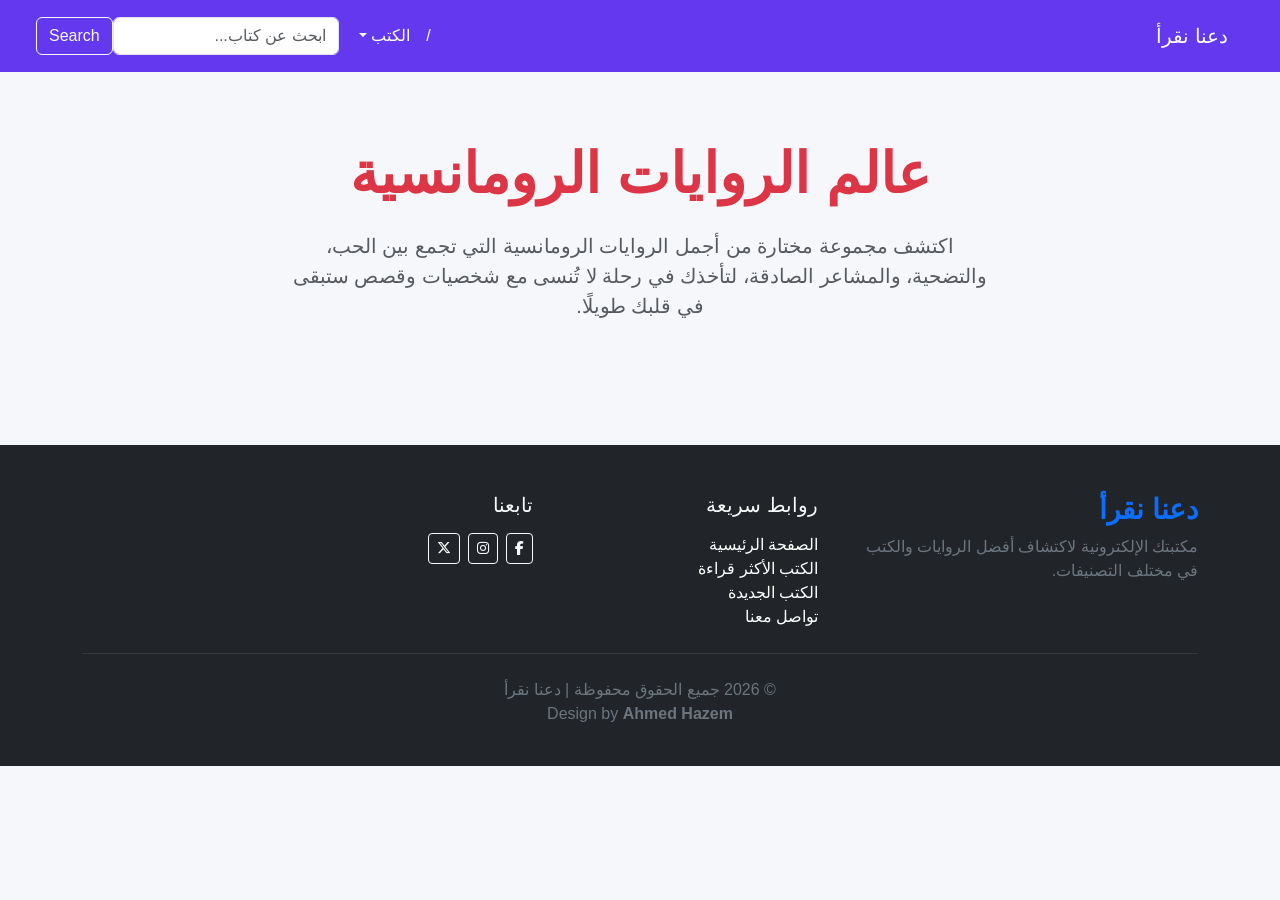
<file: Another page/romantic.html>
<!doctype html>
<html lang="ar" dir="rtl">
  <head>
    <meta charset="UTF-8" />
    <meta name="viewport" content="width=device-width, initial-scale=1.0" />
    <link rel="stylesheet" href="../css/bootstrap.min.css" />
    <link rel="stylesheet" href="../css/style.css" />
    <!-- Font Awesome -->
    <link
      rel="stylesheet"
      href="https://cdnjs.cloudflare.com/ajax/libs/font-awesome/6.6.0/css/all.min.css"
    />
    <title>الروايات الرومانسية</title>
  </head>
  <body>
    <!-- ================= Navbar ================= -->

    <nav class="navbar navbar-expand-lg fixed-top py-3 px-4">
      <div class="container-fluid">
        <a class="navbar-brand" href="../index.html">دعنا نقرأ</a>
        <button
          class="navbar-toggler"
          type="button"
          data-bs-toggle="collapse"
          data-bs-target="#navbarSupportedContent"
        >
          <span class="navbar-toggler-icon"></span>
        </button>
        <div class="collapse navbar-collapse" id="navbarSupportedContent">
          <ul class="navbar-nav me-auto mb-2 mb-lg-0">


            <li class="nav-item">
              <span class="nav-link text-light">/</span>
            </li>
            <li class="nav-item dropdown">
              <a
                class="nav-link dropdown-toggle"
                href="#"
                data-bs-toggle="dropdown"
              >
                الكتب
              </a>

              <ul class="dropdown-menu books-menu">
                <li>
                  <h6 class="dropdown-header">أقسام الكتب</h6>
                </li>

                <li>
                  <a class="dropdown-item" href="#romantic">الرومانسية</a>
                </li>
                <li><a class="dropdown-item" href="#Fantasy">الفانتازيا</a></li>
                <li><a class="dropdown-item" href="#drama">الدراما</a></li>
                <li><a class="dropdown-item" href="#crime">الجريمة</a></li>
                <li><a class="dropdown-item" href="#horror">الرعب</a></li>
                <li>
                  <a class="dropdown-item" href="#development">تطوير الذات</a>
                </li>
              </ul>
            </li>
          </ul>
          <form class="d-flex">
            <input
              class="form-control me-2"
              type="search"
              placeholder="ابحث عن كتاب..."
            />
            <button class="btn btn-outline-light">Search</button>
          </form>
        </div>
      </div>
    </nav>
    </nav>


    <!--  Page Introduction  -->
    <section class="hero text-center">
      <header class="container">
        <h1 class="display-4 fw-bold text-danger">عالم الروايات الرومانسية</h1>
        <p class="lead text-muted mx-auto mt-4" style="max-width: 700px">
          اكتشف مجموعة مختارة من أجمل الروايات الرومانسية التي تجمع بين الحب،
          والتضحية، والمشاعر الصادقة، لتأخذك في رحلة لا تُنسى مع شخصيات وقصص
          ستبقى في قلبك طويلًا.
        </p>
      </header>
    </section>
    <!-- Books  -->
    <section id="books" class="container my-5">
      <!-- هنا ضع كروت الروايات -->
    </section>
    <!--  Footer  -->
    <footer class="bg-dark text-light pt-5 pb-4 mt-5">
      <div class="container">
        <div class="row g-4">
          <div class="col-lg-4">
            <h3 class="text-primary fw-bold">دعنا نقرأ</h3>
            <p class="text-secondary">
              مكتبتك الإلكترونية لاكتشاف أفضل الروايات والكتب في مختلف
              التصنيفات.
            </p>
          </div>
          <div class="col-lg-3">
            <h5 class="mb-3">روابط سريعة</h5>
            <ul class="nav flex-column">
              <li class="nav-item">
                <a href="../index.html" class="nav-link text-secondary p-0">
                  الصفحة الرئيسية
                </a>
              </li>
              <li class="nav-item">
                <a href="#" class="nav-link text-secondary p-0">
                  الكتب الأكثر قراءة
                </a>
              </li>
              <li class="nav-item">
                <a href="#" class="nav-link text-secondary p-0">
                  الكتب الجديدة
                </a>
              </li>
              <li class="nav-item">
                <a href="#" class="nav-link text-secondary p-0"> تواصل معنا </a>
              </li>
            </ul>
          </div>
          <div class="col-lg-3">
            <h5 class="mb-3">تابعنا</h5>
            <div class="d-flex gap-2">
              <a href="#" class="btn btn-outline-light btn-sm">
                <i class="fa-brands fa-facebook-f"></i>
              </a>
              <a href="#" class="btn btn-outline-light btn-sm">
                <i class="fa-brands fa-instagram"></i>
              </a>
              <a href="#" class="btn btn-outline-light btn-sm">
                <i class="fa-brands fa-x-twitter"></i>
              </a>
            </div>
          </div>
        </div>
        <hr class="border-secondary my-4" />
        <p class="text-center text-secondary">
          © 2026 جميع الحقوق محفوظة | دعنا نقرأ
          <br />
          Design by <strong>Ahmed Hazem</strong>
        </p>
      </div>
    </footer>
    <script src="../js/bootstrap.bundle.min.js"></script>
  </body>
</html>
</file>
<file: css/style.css>
/* Reset */
* {
  margin: 0;
  padding: 0;
  box-sizing: border-box;
}
body {
  background-color: #f5f7fa;
  font-family: Arial, Helvetica, sans-serif;
}
html {
  scroll-behavior: smooth;
} /* start of index */
/* start of heder */
.bg-section {
  background-color: #6e5f9a;
  padding: 40px 0 70px;
}
.navbar {
  background: #6338ee;
}
.navbar .navbar-brand {
  color: white !important;
}
.navbar .navbar-brand:hover {
  color: #0feada !important;
} /* Quote Section */
.hero-slider {
  position: relative;
  width: 100%;
  height: 90vh;
  overflow: hidden;
}
.hero-slider .carousel,
.hero-slider .carousel-inner,
.hero-slider .carousel-item {
  height: 100%;
}
.hero-slider img {
  width: 100%;
  height: 100%;
  object-fit: cover;
  filter: blur(2px);
  transform: scale(1.08);
}
.hero-slider::after {
  content: "";
  position: absolute;
  inset: 0;
  background: rgba(0, 0, 0, 0.45);
}
.hero-content {
  position: absolute;
  top: 50%;
  left: 50%;
  transform: translate(-50%, -50%);
  z-index: 5;
  color: white;
  text-align: center;
  width: 90%;
}
.hero-content h1 {
  font-size: 58px;
  font-weight: bold;
  margin-bottom: 25px;
}
.hero-content p {
  font-size: 24px;
  margin-bottom: 35px;
  color: #eee;
}
.card-img-top {
  width: 200px;
  height: 300px;
  object-fit: cover;
  display: block;
  margin: auto;
}
.hero-content .btn {
  padding: 12px 40px;
  font-size: 20px;
}
.nav-link {
  color: white !important;
}
.books-menu {
  min-width: 260px;
  border-radius: 10px;
  padding: 8px;
}
.books-menu .dropdown-item {
  border-radius: 8px;
  transition: all 0.3s ease;
  padding: 10px 15px;
}
.books-menu .dropdown-item:hover {
  background-color: #0d6efd;
  color: white;
  padding-right: 22px;
}
.books-menu .dropdown-header {
  color: #0d6efd;
  font-weight: bold;
  text-align: center;
}
/* end of heder */
/*========================= BOOK SECTIONS =========================*/
.section-heading {
  max-width: 700px;
  margin: auto;
}
.section-title {
  font-size: 3rem;
  font-weight: 700;
  margin-bottom: 18px;
}
.section-desc {
  color: #6c757d;
  font-size: 1.1rem;
  line-height: 1.8;
}
.section-heading::after {
  content: "";
  width: 90px;
  height: 4px;
  display: block;
  margin: 20px auto 0;
  border-radius: 50px;
  background: #0d6efd;
}
.hero {
  padding-top: 140px;
  padding-bottom: 60px;
} /*========== Cards ==========*/
.book-card {
  border: none;
  border-radius: 18px;
  overflow: hidden;
  background: #fff;
  box-shadow: 0 10px 25px rgba(0, 0, 0, 0.08);
  transition: 0.35s ease;
}
.book-card:hover {
  transform: translateY(-8px);
  box-shadow: 0 18px 35px rgba(0, 0, 0, 0.15);
}
.book-card img {
  width: 70%;
  height: 250px;
  object-fit: cover;
  background: #fff;
  padding: 10px;
  transition: 0.4s;
}
.book-card:hover img {
  transform: scale(1.06);
}
.book-card .card-body {
  padding: 1.4rem;
}
.book-card .card-title {
  font-size: 1.2rem;
  font-weight: 700;
  color: #2c3e50;
}
.book-card .card-text {
  color: #666;
  font-size: 0.95rem;
  line-height: 1.8;
}
.book-card .btn {
  width: 100%;
  border-radius: 30px;
  margin-top: 15px;
}
.book-card .btn:hover {
  transform: translateY(-2px);
}
.active {
  color: #2a0081 !important;
  font-weight: bolder;
  font-size: 20px;
} /* end of index */
/* start of card */
.book {
  perspective: 1200px;
  height: 560px;
}
.book-inner {
  position: relative;
  width: 100%;
  height: 100%;
  transition: 0.8s;
  transform-style: preserve-3d;
}
.book-front {
  display: flex;
  flex-direction: column;
}
.book-front,
.book-back {
  position: absolute;
  inset: 0;
  border-radius: 18px;
  overflow: hidden;
  backface-visibility: hidden;
  box-shadow: 0 15px 35px rgba(0, 0, 0, 0.18);
}
.book-front img {
  flex-shrink: 0;
  width: 100%;
  height: 300px;
  object-fit: cover;
  display: block;
  margin: 15px auto;
}

.book-info {
  flex: 1;
  height: 185px;
  display: flex;
  flex-direction: column;
  justify-content: space-between;
  align-items: center;
  text-align: center;
  height: 200;
  padding: 15px;
}
.rating {
  display: flex;
  justify-content: center;
  align-items: center;
  gap: 4px;
  color: #ffc107;
  font-size: 18px;
  margin-bottom: 15px;
}
.rating span {
  color: #444;
  font-weight: bold;
  margin-right: 8px;
  font-size: 16px;
}
.book-info h5 {
  min-height: 2.8rem;
  display: flex;
  align-items: center;
  justify-content: center;
  text-align: center;
  margin: 0;
}
.book-info small {
  height: 25px;
  display: flex;
  align-items: center;
  color: #777;
  margin: 0;
}
.book-info .flip-btn {
  margin-top: auto;
}
.flip-btn {
  width: 100%;
  margin-top: auto;
}
.book-back {
  background: #212529;
  color: #fff;
  transform: rotateY(180deg);
  display: flex;
  flex-direction: column;
  justify-content: space-between;
  text-align: center;
  padding: 25px;
}
.book-back h4 {
  margin: 0;
}
.book-back .book-name {
  font-size: 20px;
  font-weight: bold;
}
.book-back .author {
  color: #cfcfcf;
  margin-bottom: 10px;
}
.book-back blockquote {
  flex: 1;
  display: flex;
  justify-content: center;
  align-items: center;
  font-size: 17px;
  line-height: 2;
  margin: 20px 0;
  padding: 0 12px;
  border-right: 4px solid #dc3545;
  color: #eee;
}
.back-btn {
  width: 100%;
} /* end of card */
/* scrollTopBtn */
#scrollTopBtn {
  position: fixed;
  bottom: 25px;
  left: 25px;
  width: 50px;
  height: 50px;
  border: none;
  border-radius: 50%;
  background: #05079b;
  color: #fff;
  font-size: 20px;
  cursor: pointer;
  display: none;
  z-index: 9999;
  transition: 0.3s;
  box-shadow: 0 5px 15px rgba(0, 0, 0, 0.3);
}
#scrollTopBtn:hover {
  background: #bb2d3b;
  transform: translateY(-3px);
}
.highlight {
  border: 3px solid #dc3545 !important;
  transform: scale(1.05);
  transition: all 0.4s ease-in-out;
  box-shadow: 0 10px 20px rgba(220, 53, 69, 0.4);
}
</file>
